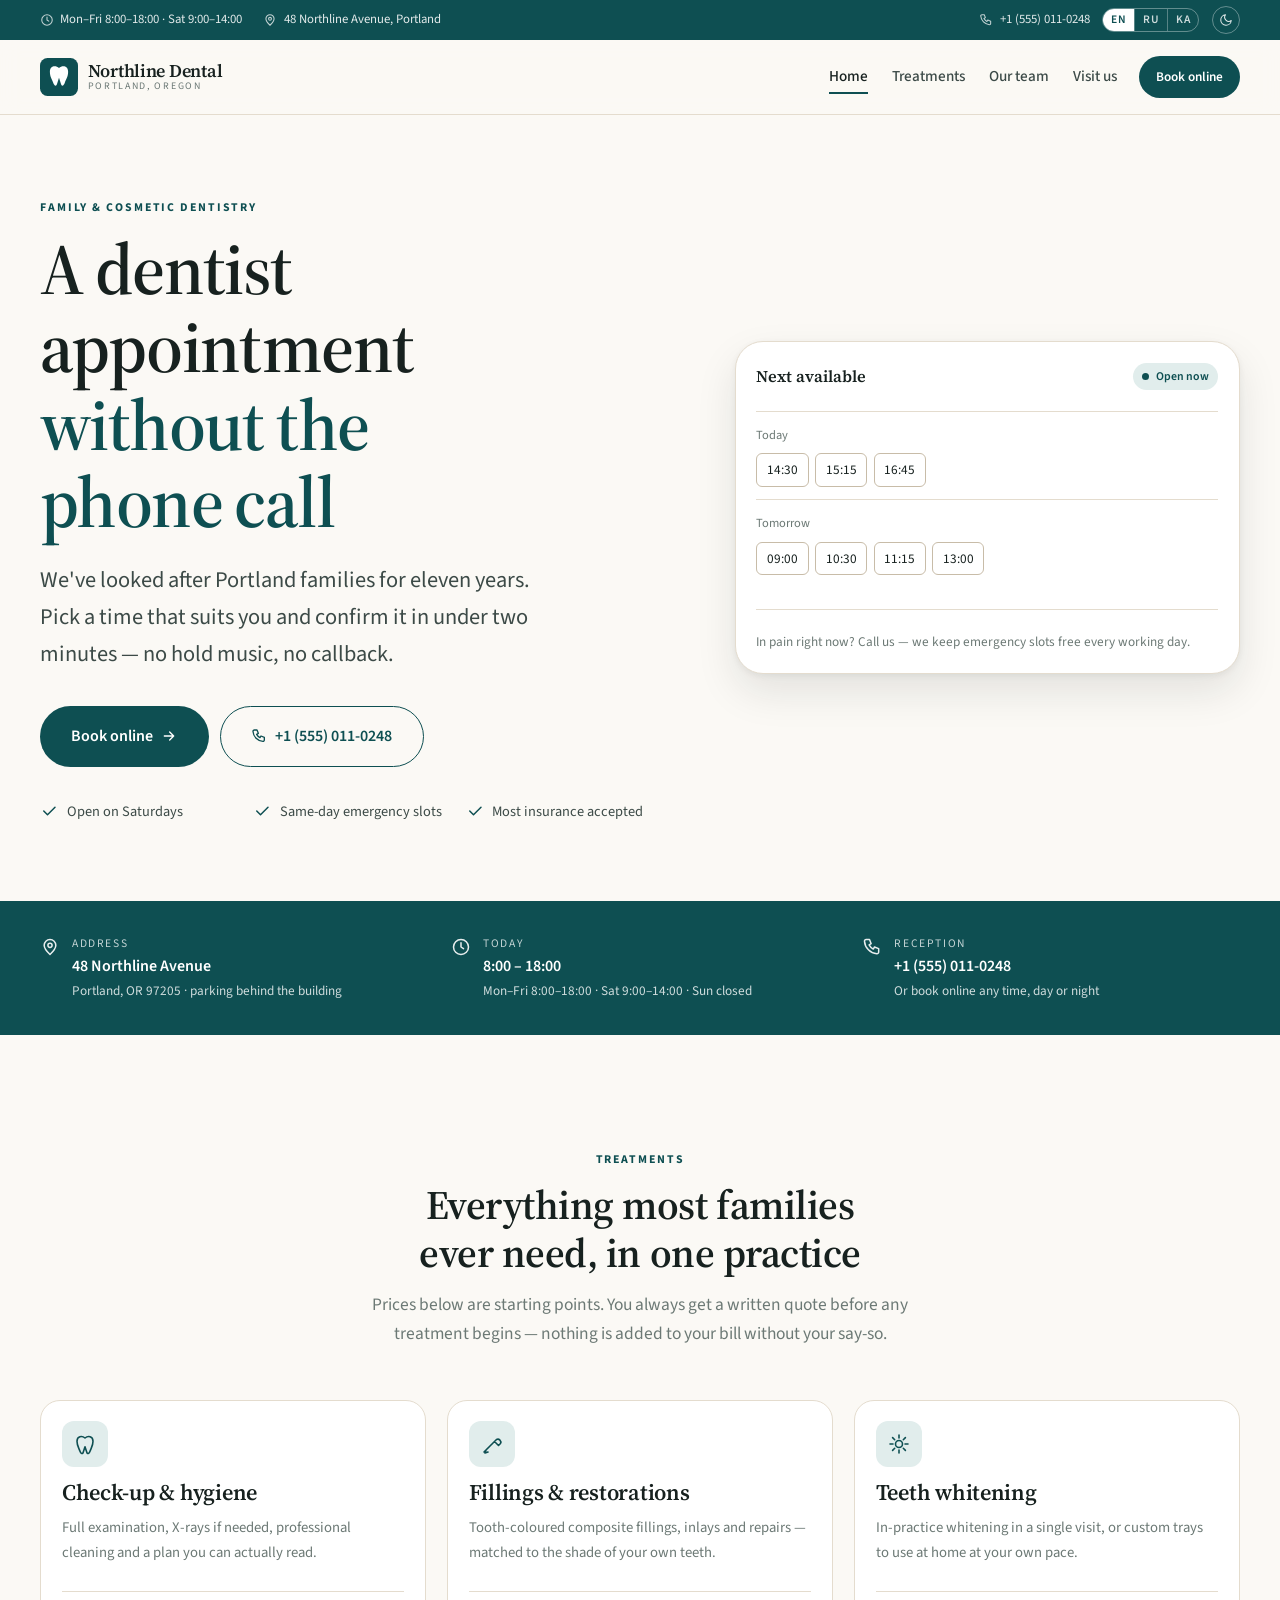
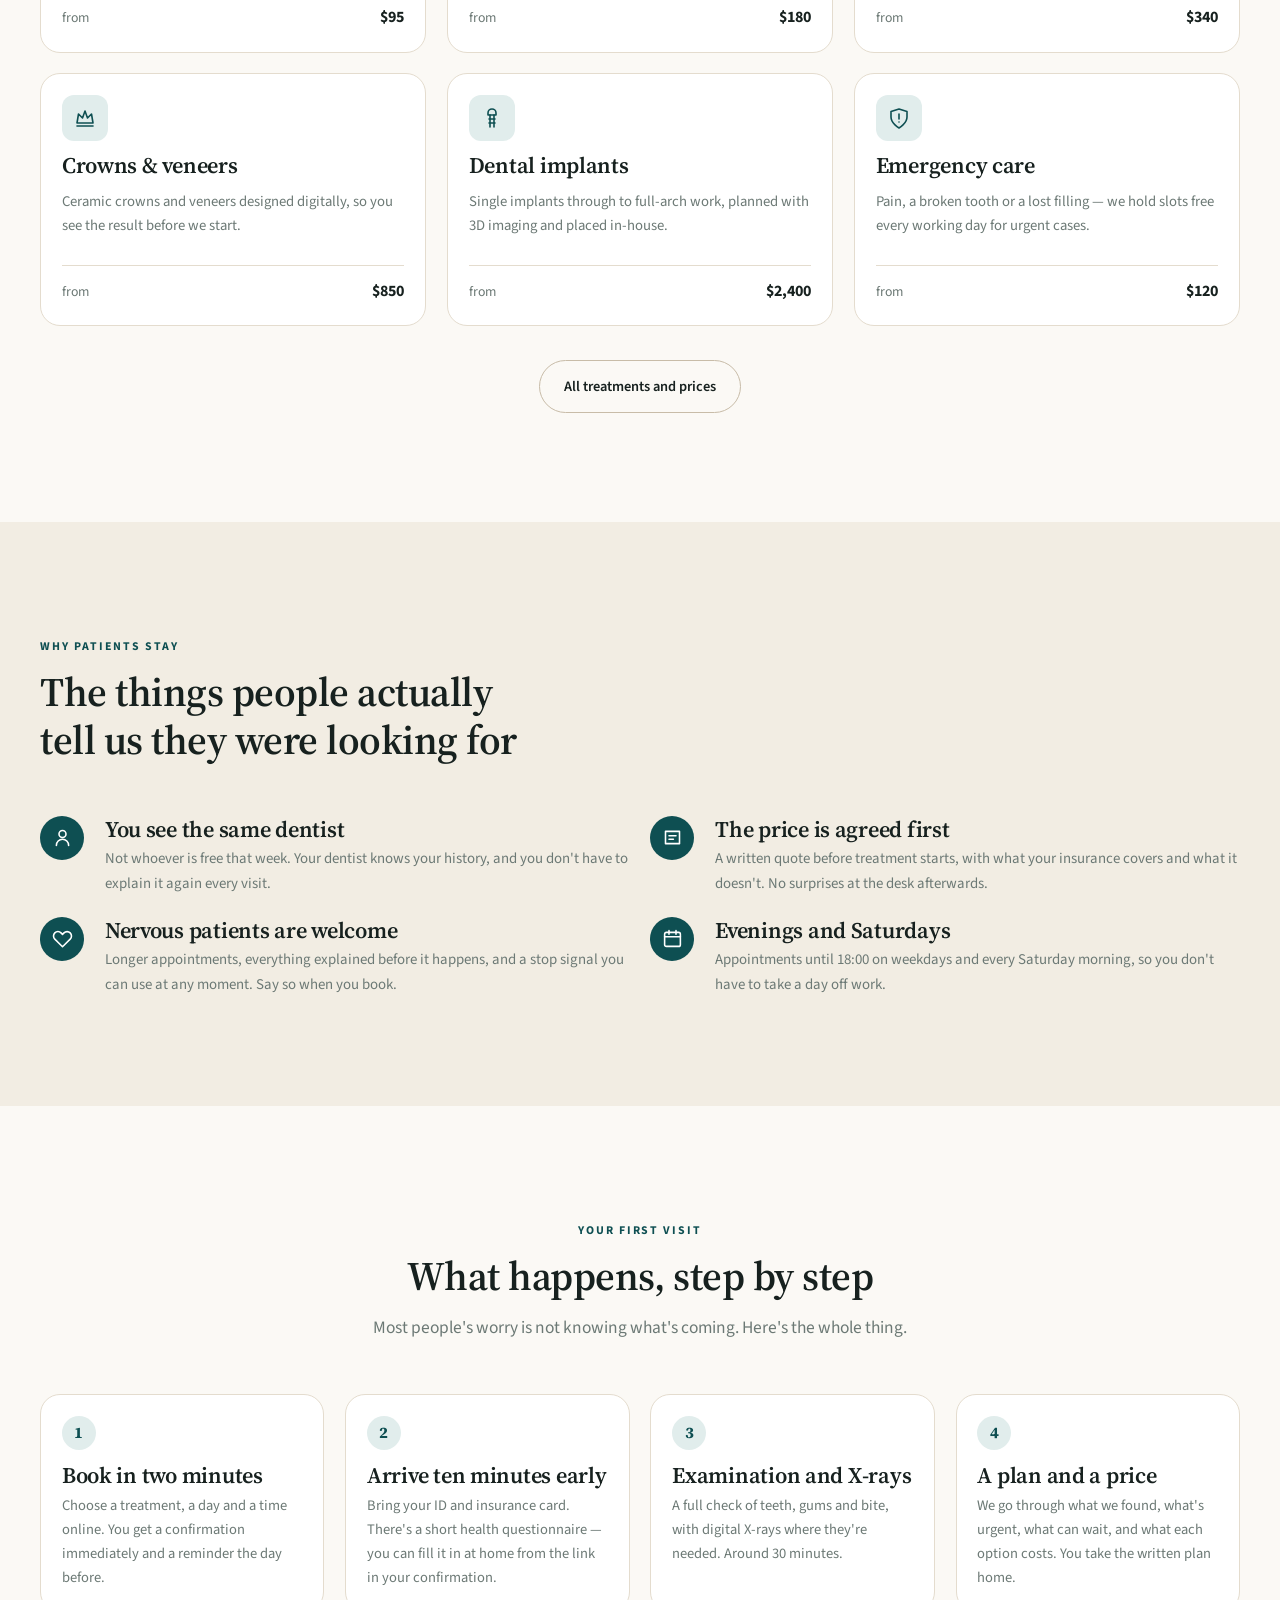
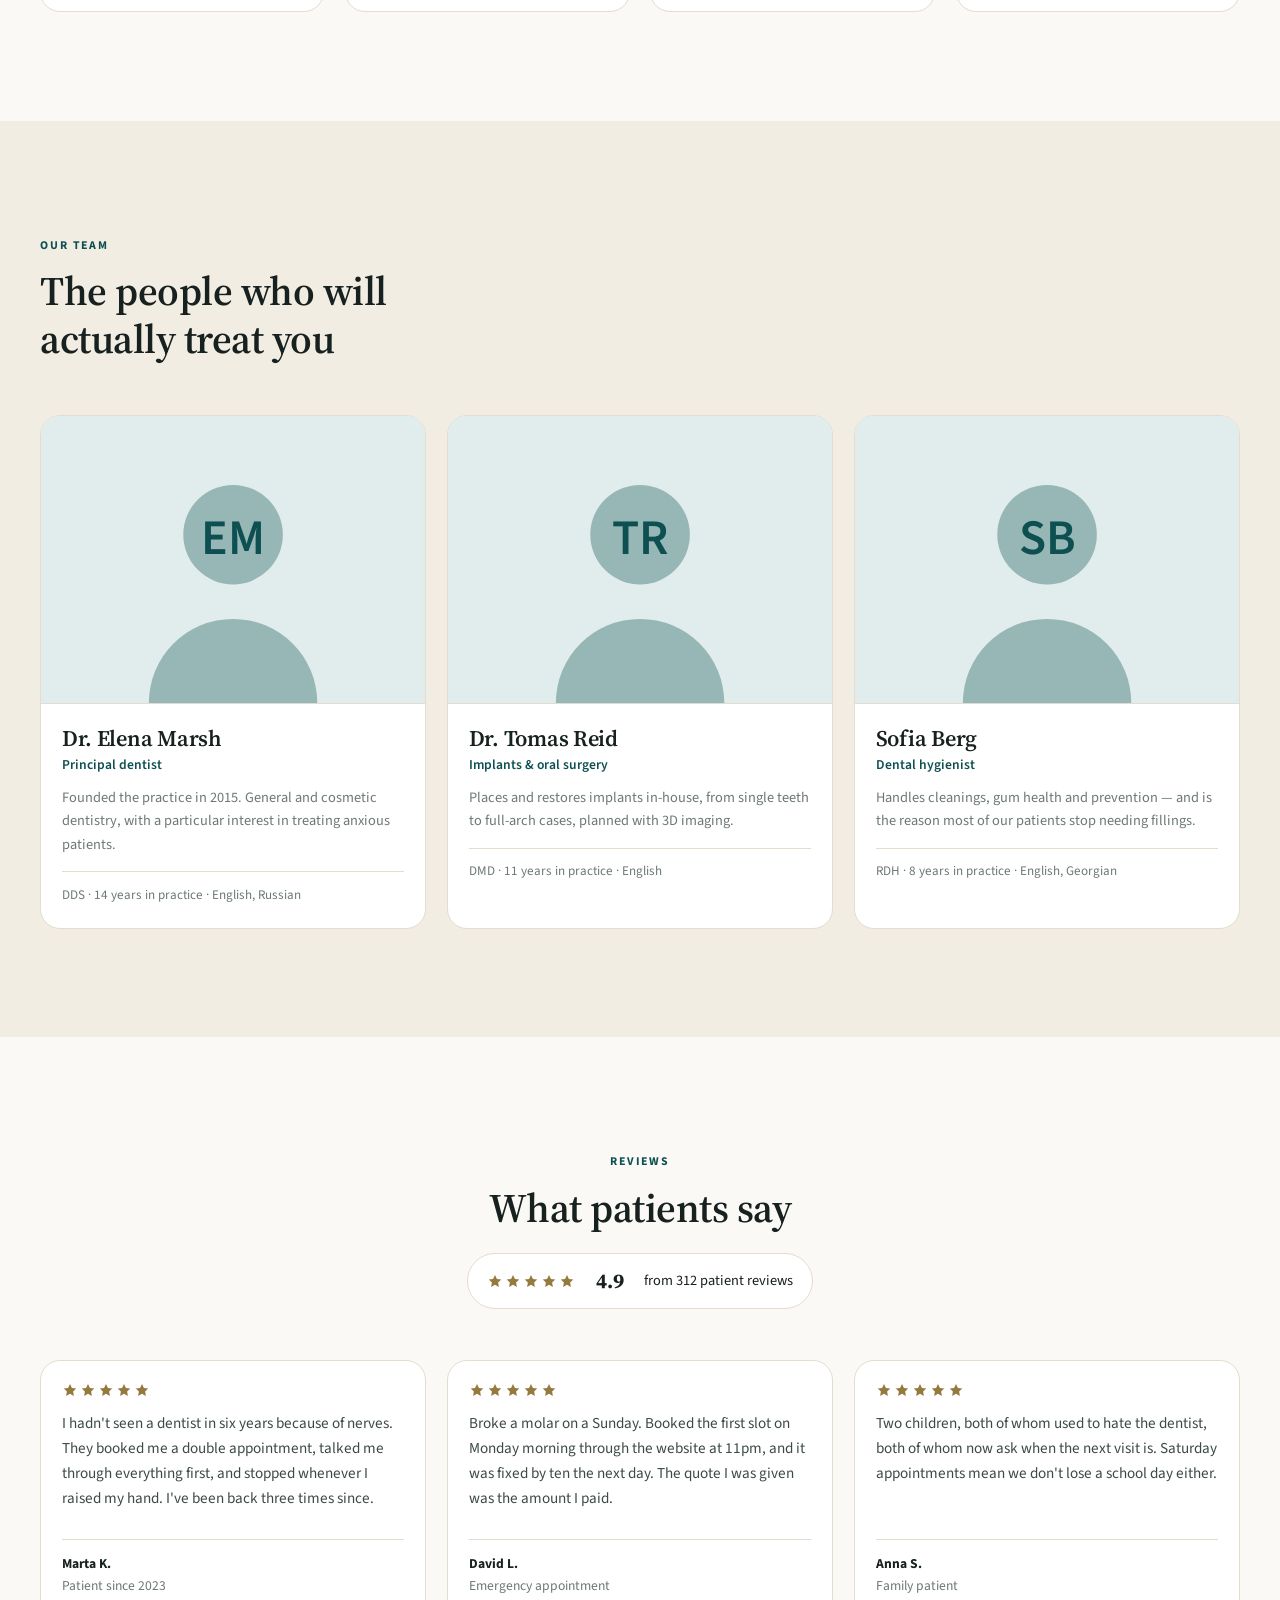
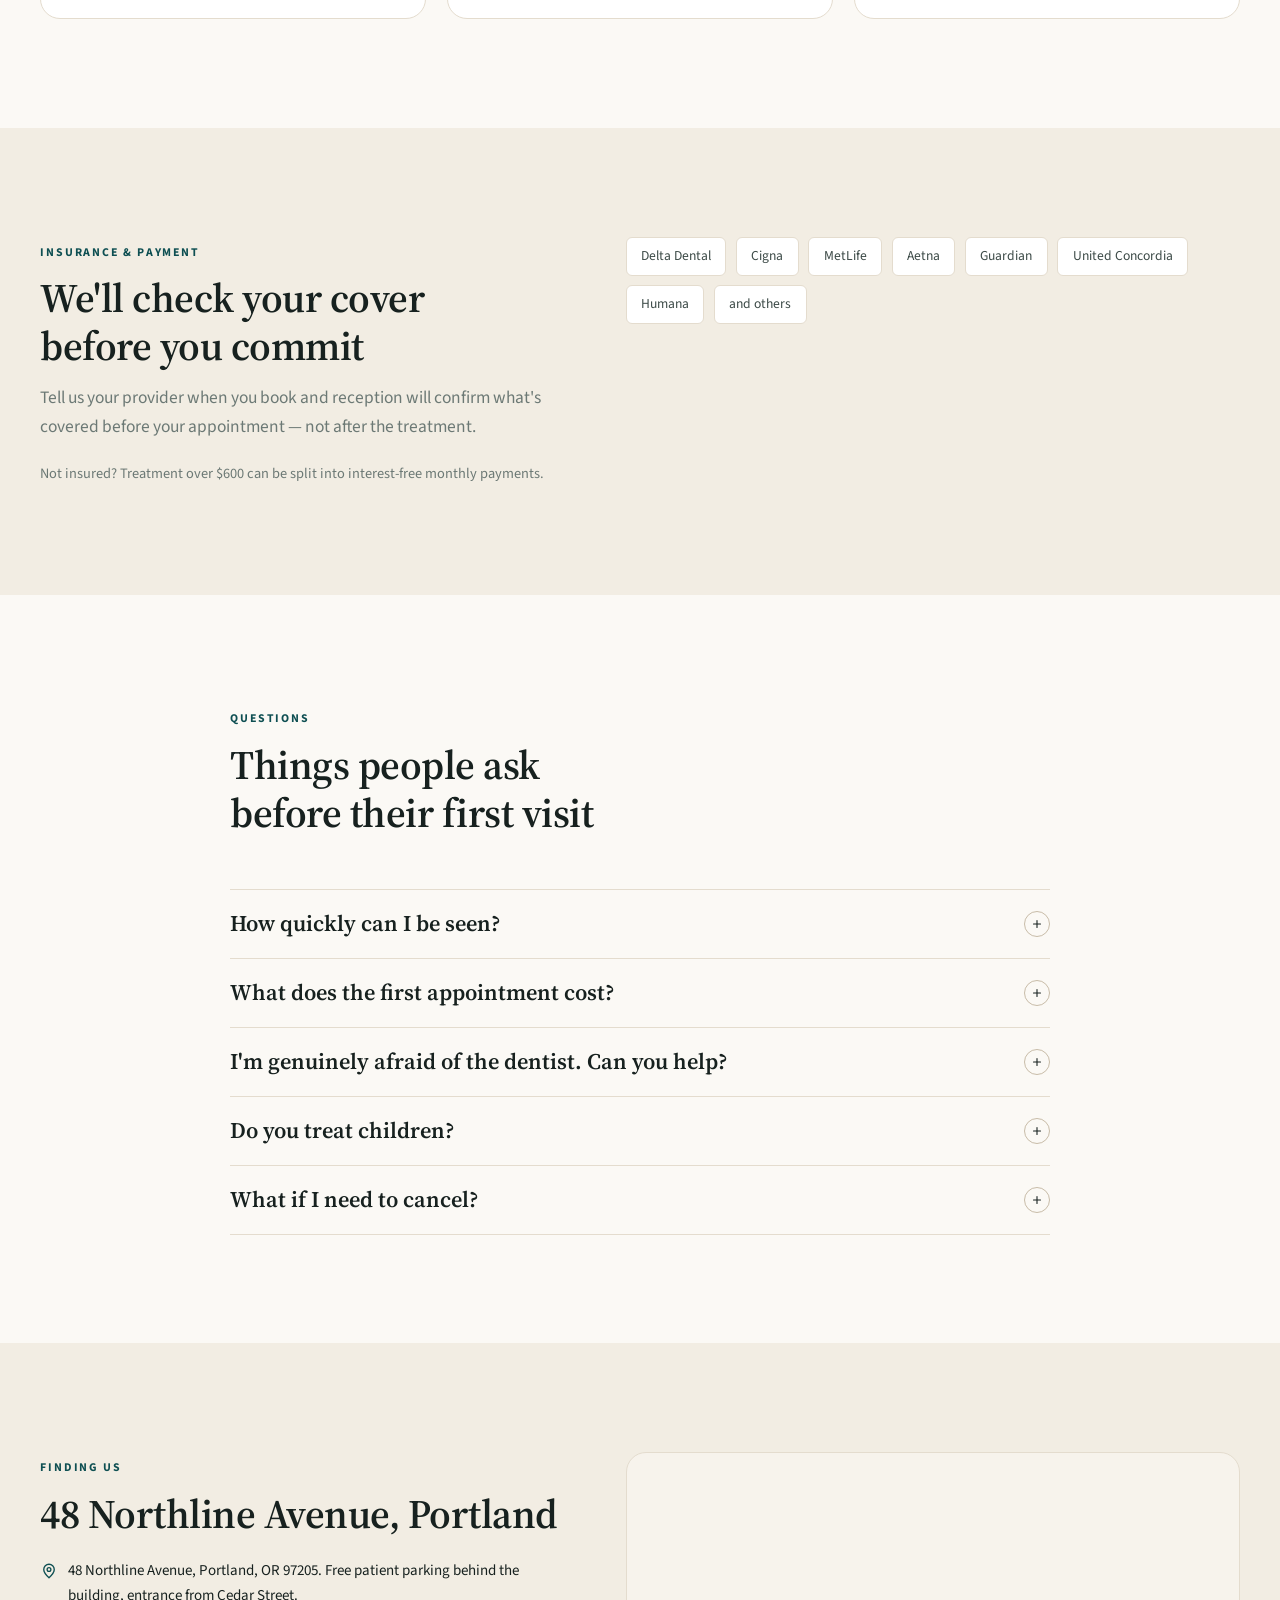
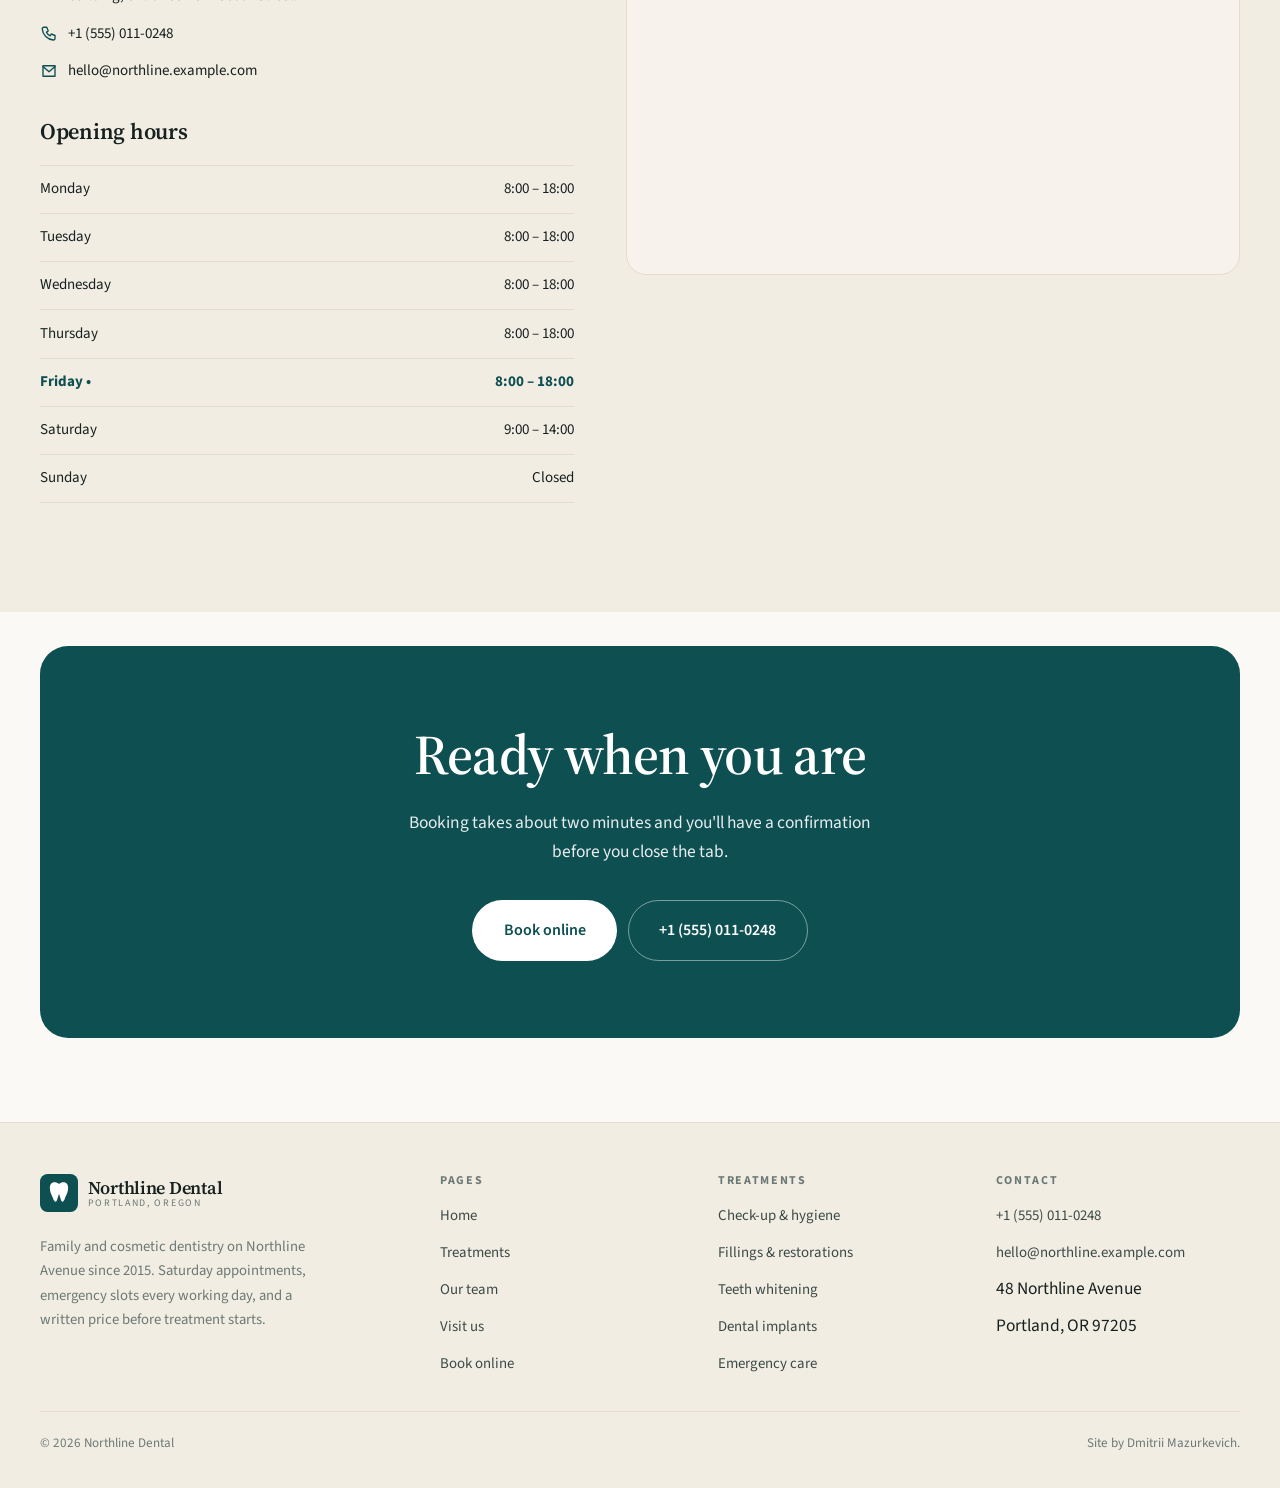
<file: index.html>
<!DOCTYPE html>
<html lang="en">
<head>
<meta charset="utf-8">
<meta name="viewport" content="width=device-width, initial-scale=1">
<title data-i18n="home.metaTitle">Northline Dental — family &amp; cosmetic dentistry in Portland</title>
<meta name="description" data-i18n-attr="content:home.metaDesc" content="Family and cosmetic dentistry in Portland. Book online in two minutes, Saturday appointments, same-day emergency slots, most insurance accepted.">
<meta name="theme-color" content="#FBF9F5" media="(prefers-color-scheme: light)">
<meta name="theme-color" content="#121817" media="(prefers-color-scheme: dark)">

<meta property="og:type" content="website">
<meta property="og:title" content="Northline Dental — family &amp; cosmetic dentistry in Portland">
<meta property="og:description" content="Book your appointment online in two minutes. Saturday hours, emergency slots, most insurance accepted.">
<meta property="og:url" content="https://dmitrii-mazurkevich.github.io/dental-clinic-website/">
<link rel="canonical" href="https://dmitrii-mazurkevich.github.io/dental-clinic-website/">
<link rel="alternate" hreflang="en" href="https://dmitrii-mazurkevich.github.io/dental-clinic-website/?lang=en">
<link rel="alternate" hreflang="ru" href="https://dmitrii-mazurkevich.github.io/dental-clinic-website/?lang=ru">
<link rel="alternate" hreflang="ka" href="https://dmitrii-mazurkevich.github.io/dental-clinic-website/?lang=ka">
<link rel="alternate" hreflang="x-default" href="https://dmitrii-mazurkevich.github.io/dental-clinic-website/">

<link rel="icon" href="data:image/svg+xml,%3Csvg xmlns='http://www.w3.org/2000/svg' viewBox='0 0 100 100'%3E%3Crect width='100' height='100' rx='20' fill='%230E4F52'/%3E%3Cpath d='M50 26c-9-8-24-6-24 10 0 14 6 20 9 30 2 7 8 10 10 2l5-16 5 16c2 8 8 5 10-2 3-10 9-16 9-30 0-16-15-18-24-10z' fill='%23fff'/%3E%3C/svg%3E">

<link rel="preconnect" href="https://fonts.googleapis.com">
<link rel="preconnect" href="https://fonts.gstatic.com" crossorigin>
<link rel="stylesheet" href="https://fonts.googleapis.com/css2?family=Source+Sans+3:wght@400;500;600;700&family=Source+Serif+4:wght@400;600;700&family=Noto+Sans+Georgian:wght@400;500;700&family=Noto+Serif+Georgian:wght@400;600;700&display=swap">
<link rel="stylesheet" href="assets/css/main.css">

<script>
  // Pick the language before first paint so nothing flashes.
  (function () {
    var d = document.documentElement, langs = ['en', 'ru', 'ka'], lang = null;
    var p = location.search.match(/[?&]lang=([a-z]{2})/i);
    if (p && langs.indexOf(p[1].toLowerCase()) > -1) lang = p[1].toLowerCase();
    if (!lang) { try { var s = localStorage.getItem('nd-lang'); if (langs.indexOf(s) > -1) lang = s; } catch (e) {} }
    if (!lang) {
      lang = 'en';
    }
    d.setAttribute('data-lang', lang);
    if (lang !== 'en') {
      d.className += ' i18n-pending';
      setTimeout(function () { d.classList.remove('i18n-pending'); }, 1200);
    }
  })();
</script>

<script type="application/ld+json">
{
  "@context": "https://schema.org",
  "@type": "Dentist",
  "name": "Northline Dental",
  "image": "https://dmitrii-mazurkevich.github.io/dental-clinic-website/assets/img/og.jpg",
  "url": "https://dmitrii-mazurkevich.github.io/dental-clinic-website/",
  "telephone": "+1-555-011-0248",
  "priceRange": "$$",
  "address": {
    "@type": "PostalAddress",
    "streetAddress": "48 Northline Avenue",
    "addressLocality": "Portland",
    "addressRegion": "OR",
    "postalCode": "97205",
    "addressCountry": "US"
  },
  "geo": { "@type": "GeoCoordinates", "latitude": 45.5231, "longitude": -122.6845 },
  "openingHoursSpecification": [
    { "@type": "OpeningHoursSpecification", "dayOfWeek": ["Monday","Tuesday","Wednesday","Thursday","Friday"], "opens": "08:00", "closes": "18:00" },
    { "@type": "OpeningHoursSpecification", "dayOfWeek": "Saturday", "opens": "09:00", "closes": "14:00" }
  ],
  "paymentAccepted": "Cash, Credit Card, Insurance",
  "availableLanguage": ["English", "Russian", "Georgian"],
  "aggregateRating": { "@type": "AggregateRating", "ratingValue": "4.9", "reviewCount": "312" },
  "hasOfferCatalog": {
    "@type": "OfferCatalog",
    "name": "Dental services",
    "itemListElement": [
      { "@type": "Offer", "itemOffered": { "@type": "Service", "name": "Check-up and hygiene" } },
      { "@type": "Offer", "itemOffered": { "@type": "Service", "name": "Fillings and restorations" } },
      { "@type": "Offer", "itemOffered": { "@type": "Service", "name": "Teeth whitening" } },
      { "@type": "Offer", "itemOffered": { "@type": "Service", "name": "Crowns and veneers" } },
      { "@type": "Offer", "itemOffered": { "@type": "Service", "name": "Dental implants" } },
      { "@type": "Offer", "itemOffered": { "@type": "Service", "name": "Emergency dental care" } }
    ]
  }
}
</script>
</head>

<body>
<a class="skip-link" href="#main" data-i18n="nav.skip">Skip to content</a>

<div class="utility">
  <div class="container">
    <div class="utility__row">
      <div class="utility__left">
        <span class="utility__item">
          <svg viewBox="0 0 24 24" fill="none" stroke="currentColor" stroke-width="1.8" stroke-linecap="round" stroke-linejoin="round" aria-hidden="true"><circle cx="12" cy="12" r="9"/><path d="M12 7v5l3 2"/></svg>
          <span data-i18n="util.hours">Mon–Fri 8:00–18:00 · Sat 9:00–14:00</span>
        </span>
        <span class="utility__item">
          <svg viewBox="0 0 24 24" fill="none" stroke="currentColor" stroke-width="1.8" stroke-linecap="round" stroke-linejoin="round" aria-hidden="true"><path d="M12 21s7-6.3 7-11a7 7 0 1 0-14 0c0 4.7 7 11 7 11z"/><circle cx="12" cy="10" r="2.5"/></svg>
          <span>48 Northline Avenue, Portland</span>
        </span>
      </div>
      <div class="utility__right">
        <a class="utility__item" href="tel:+15550110248">
          <svg viewBox="0 0 24 24" fill="none" stroke="currentColor" stroke-width="1.8" stroke-linecap="round" stroke-linejoin="round" aria-hidden="true"><path d="M5 3h4l2 5-2.5 1.5a12 12 0 0 0 5 5L15 12l5 2v4a2 2 0 0 1-2.2 2A16 16 0 0 1 3 5.2 2 2 0 0 1 5 3z"/></svg>
          +1 (555) 011-0248
        </a>
        <div class="lang" role="group" aria-label="Language">
          <button type="button" data-lang="en" aria-pressed="true">EN</button>
          <button type="button" data-lang="ru" aria-pressed="false">RU</button>
          <button type="button" data-lang="ka" aria-pressed="false">KA</button>
        </div>
        <button class="icon-btn theme-toggle" type="button" data-i18n-attr="aria-label:util.theme" aria-label="Switch colour theme">
          <svg class="icon-moon" viewBox="0 0 24 24" fill="none" stroke="currentColor" stroke-width="1.8" stroke-linecap="round" stroke-linejoin="round" aria-hidden="true"><path d="M21 12.8A9 9 0 1 1 11.2 3a7 7 0 0 0 9.8 9.8z"/></svg>
          <svg class="icon-sun" viewBox="0 0 24 24" fill="none" stroke="currentColor" stroke-width="1.8" stroke-linecap="round" stroke-linejoin="round" aria-hidden="true"><circle cx="12" cy="12" r="4"/><path d="M12 2v2M12 20v2M4.9 4.9l1.4 1.4M17.7 17.7l1.4 1.4M2 12h2M20 12h2M4.9 19.1l1.4-1.4M17.7 6.3l1.4-1.4"/></svg>
        </button>
      </div>
    </div>
  </div>
</div>

<header class="site-header">
  <div class="container">
    <nav class="nav" aria-label="Main">
      <a class="logo" href="index.html">
        <svg class="logo__mark" viewBox="0 0 100 100" aria-hidden="true">
          <rect width="100" height="100" rx="20" fill="var(--accent)"/>
          <path d="M50 26c-9-8-24-6-24 10 0 14 6 20 9 30 2 7 8 10 10 2l5-16 5 16c2 8 8 5 10-2 3-10 9-16 9-30 0-16-15-18-24-10z" fill="var(--accent-ink)"/>
        </svg>
        <span class="logo__text">
          <span class="logo__name">Northline Dental</span>
          <span class="logo__sub" data-i18n="logo.sub">Portland, Oregon</span>
        </span>
      </a>

      <ul class="nav__list">
        <li><a href="index.html" aria-current="page" data-i18n="nav.home">Home</a></li>
        <li><a href="services.html" data-i18n="nav.services">Treatments</a></li>
        <li><a href="index.html#team" data-i18n="nav.team">Our team</a></li>
        <li><a href="contact.html" data-i18n="nav.contact">Visit us</a></li>
      </ul>

      <div class="nav__actions">
        <div class="lang lang--mobile" role="group" aria-label="Language">
          <button type="button" data-lang="en" aria-pressed="true">EN</button>
          <button type="button" data-lang="ru" aria-pressed="false">RU</button>
          <button type="button" data-lang="ka" aria-pressed="false">KA</button>
        </div>
        <button class="icon-btn nav-toggle" type="button" aria-expanded="false" aria-controls="mobile-menu" data-i18n-attr="aria-label:nav.menu" aria-label="Open menu">
          <svg viewBox="0 0 24 24" fill="none" stroke="currentColor" stroke-width="1.8" stroke-linecap="round" aria-hidden="true"><path d="M4 7h16M4 12h16M4 17h16"/></svg>
        </button>
        <a class="btn btn--sm nav__book" href="booking.html" data-i18n="nav.book">Book online</a>
      </div>
    </nav>
  </div>
</header>

<div class="mobile-menu" id="mobile-menu">
  <a href="index.html" data-i18n="nav.home">Home</a>
  <a href="services.html" data-i18n="nav.services">Treatments</a>
  <a href="index.html#team" data-i18n="nav.team">Our team</a>
  <a href="contact.html" data-i18n="nav.contact">Visit us</a>
  <div class="mobile-menu__foot">
    <p class="mobile-menu__hours" data-i18n="util.hours">Mon–Fri 8:00–18:00 · Sat 9:00–14:00</p>
    <a class="btn btn--outline" href="tel:+15550110248">+1 (555) 011-0248</a>
    <a class="btn" href="booking.html" data-i18n="nav.book">Book online</a>
    <button class="btn btn--quiet theme-toggle" type="button">
      <svg class="icon-moon" viewBox="0 0 24 24" fill="none" stroke="currentColor" stroke-width="1.8" stroke-linecap="round" stroke-linejoin="round" aria-hidden="true"><path d="M21 12.8A9 9 0 1 1 11.2 3a7 7 0 0 0 9.8 9.8z"/></svg>
      <svg class="icon-sun" viewBox="0 0 24 24" fill="none" stroke="currentColor" stroke-width="1.8" stroke-linecap="round" stroke-linejoin="round" aria-hidden="true"><circle cx="12" cy="12" r="4"/><path d="M12 2v2M12 20v2M4.9 4.9l1.4 1.4M17.7 17.7l1.4 1.4M2 12h2M20 12h2M4.9 19.1l1.4-1.4M17.7 6.3l1.4-1.4"/></svg>
      <span data-i18n="util.theme">Switch colour theme</span>
    </button>
  </div>
</div>

<main id="main">

  <!-- ================= HERO ================= -->
  <section class="hero">
    <div class="container">
      <div class="hero__grid">
        <div>
          <p class="eyebrow" data-i18n="home.eyebrow">Family &amp; cosmetic dentistry</p>
          <h1 class="hero__title" data-i18n-html="home.title">A dentist appointment <em>without the phone call</em></h1>
          <p class="hero__lede" data-i18n="home.lede">
            We've looked after Portland families for eleven years. Pick a time that suits you
            and confirm it in under two minutes — no hold music, no callback.
          </p>

          <div class="hero__actions">
            <a class="btn btn--lg" href="booking.html">
              <span data-i18n="home.ctaBook">Book online</span>
              <svg viewBox="0 0 24 24" fill="none" stroke="currentColor" stroke-width="2" stroke-linecap="round" stroke-linejoin="round" aria-hidden="true"><path d="M5 12h14M13 6l6 6-6 6"/></svg>
            </a>
            <a class="btn btn--outline btn--lg" href="tel:+15550110248">
              <svg viewBox="0 0 24 24" fill="none" stroke="currentColor" stroke-width="2" stroke-linecap="round" stroke-linejoin="round" aria-hidden="true"><path d="M5 3h4l2 5-2.5 1.5a12 12 0 0 0 5 5L15 12l5 2v4a2 2 0 0 1-2.2 2A16 16 0 0 1 3 5.2 2 2 0 0 1 5 3z"/></svg>
              +1 (555) 011-0248
            </a>
          </div>

          <ul class="hero__points">
            <li>
              <svg viewBox="0 0 24 24" fill="none" stroke="currentColor" stroke-width="2" stroke-linecap="round" stroke-linejoin="round" aria-hidden="true"><path d="m5 12 5 5L20 7"/></svg>
              <span data-i18n="home.point1">Open on Saturdays</span>
            </li>
            <li>
              <svg viewBox="0 0 24 24" fill="none" stroke="currentColor" stroke-width="2" stroke-linecap="round" stroke-linejoin="round" aria-hidden="true"><path d="m5 12 5 5L20 7"/></svg>
              <span data-i18n="home.point2">Same-day emergency slots</span>
            </li>
            <li>
              <svg viewBox="0 0 24 24" fill="none" stroke="currentColor" stroke-width="2" stroke-linecap="round" stroke-linejoin="round" aria-hidden="true"><path d="m5 12 5 5L20 7"/></svg>
              <span data-i18n="home.point3">Most insurance accepted</span>
            </li>
          </ul>
        </div>

        <div class="slot-card reveal">
          <div class="slot-card__head">
            <span class="slot-card__title" data-i18n="home.slotsTitle">Next available</span>
            <span class="open-badge" data-open-badge data-open="true">
              <span data-i18n="home.openNow">Open now</span>
            </span>
          </div>

          <div class="slot-day">
            <p class="slot-day__label" data-slot-day="0" data-i18n="home.today">Today</p>
            <div class="slot-day__times">
              <a class="slot-chip" href="booking.html">14:30</a>
              <a class="slot-chip" href="booking.html">15:15</a>
              <a class="slot-chip" href="booking.html">16:45</a>
            </div>
          </div>

          <div class="slot-day">
            <p class="slot-day__label" data-slot-day="1" data-i18n="home.tomorrow">Tomorrow</p>
            <div class="slot-day__times">
              <a class="slot-chip" href="booking.html">09:00</a>
              <a class="slot-chip" href="booking.html">10:30</a>
              <a class="slot-chip" href="booking.html">11:15</a>
              <a class="slot-chip" href="booking.html">13:00</a>
            </div>
          </div>

          <p class="slot-card__foot" data-i18n="home.slotsFoot">
            In pain right now? Call us — we keep emergency slots free every working day.
          </p>
        </div>
      </div>
    </div>
  </section>

  <!-- ================= INFO BAR ================= -->
  <section class="infobar">
    <div class="container">
      <div class="infobar__grid">
        <div class="infobar__item">
          <svg viewBox="0 0 24 24" fill="none" stroke="currentColor" stroke-width="1.8" stroke-linecap="round" stroke-linejoin="round" aria-hidden="true"><path d="M12 21s7-6.3 7-11a7 7 0 1 0-14 0c0 4.7 7 11 7 11z"/><circle cx="12" cy="10" r="2.5"/></svg>
          <div>
            <div class="infobar__label" data-i18n="info.address">Address</div>
            <div class="infobar__value">48 Northline Avenue
              <small data-i18n="info.addressSub">Portland, OR 97205 · parking behind the building</small>
            </div>
          </div>
        </div>
        <div class="infobar__item">
          <svg viewBox="0 0 24 24" fill="none" stroke="currentColor" stroke-width="1.8" stroke-linecap="round" stroke-linejoin="round" aria-hidden="true"><circle cx="12" cy="12" r="9"/><path d="M12 7v5l3 2"/></svg>
          <div>
            <div class="infobar__label" data-i18n="info.today">Today</div>
            <div class="infobar__value"><span data-today-hours>8:00 – 18:00</span>
              <small data-i18n="info.hoursSub">Mon–Fri 8:00–18:00 · Sat 9:00–14:00 · Sun closed</small>
            </div>
          </div>
        </div>
        <div class="infobar__item">
          <svg viewBox="0 0 24 24" fill="none" stroke="currentColor" stroke-width="1.8" stroke-linecap="round" stroke-linejoin="round" aria-hidden="true"><path d="M5 3h4l2 5-2.5 1.5a12 12 0 0 0 5 5L15 12l5 2v4a2 2 0 0 1-2.2 2A16 16 0 0 1 3 5.2 2 2 0 0 1 5 3z"/></svg>
          <div>
            <div class="infobar__label" data-i18n="info.phone">Reception</div>
            <div class="infobar__value"><a href="tel:+15550110248">+1 (555) 011-0248</a>
              <small data-i18n="info.phoneSub">Or book online any time, day or night</small>
            </div>
          </div>
        </div>
      </div>
    </div>
  </section>

  <!-- ================= SERVICES ================= -->
  <section class="section" id="services">
    <div class="container">
      <div class="section-head section-head--center reveal">
        <p class="eyebrow" data-i18n="home.svcEyebrow">Treatments</p>
        <h2 class="section-title" data-i18n="home.svcTitle">Everything most families ever need, in one practice</h2>
        <p class="section-lede" data-i18n="home.svcLede">
          Prices below are starting points. You always get a written quote before any treatment
          begins — nothing is added to your bill without your say-so.
        </p>
      </div>

      <div class="grid grid--3">
        <a class="svc reveal" href="services.html#checkup">
          <span class="svc__icon">
            <svg viewBox="0 0 24 24" fill="none" stroke="currentColor" stroke-width="1.6" stroke-linecap="round" stroke-linejoin="round" aria-hidden="true"><path d="M12 6c-3-2.6-8-2-8 3.3 0 4.7 2 6.7 3 10 .7 2.3 2.7 3.3 3.3.7L12 14.7l1.7 5.3c.6 2.6 2.6 1.6 3.3-.7 1-3.3 3-5.3 3-10C20 4 15 3.4 12 6z"/></svg>
          </span>
          <h3 class="svc__title" data-i18n="svc.1t">Check-up &amp; hygiene</h3>
          <p class="svc__text" data-i18n="svc.1d">Full examination, X-rays if needed, professional cleaning and a plan you can actually read.</p>
          <span class="svc__foot"><span data-i18n="svc.from">from</span> <span class="svc__price">$95</span></span>
        </a>

        <a class="svc reveal" href="services.html#fillings">
          <span class="svc__icon">
            <svg viewBox="0 0 24 24" fill="none" stroke="currentColor" stroke-width="1.6" stroke-linecap="round" stroke-linejoin="round" aria-hidden="true"><path d="M4 20 14.5 9.5m0 0 2-2a3 3 0 0 1 4 4l-2 2m-4-4 4 4M6 18l-1 3 3-1"/></svg>
          </span>
          <h3 class="svc__title" data-i18n="svc.2t">Fillings &amp; restorations</h3>
          <p class="svc__text" data-i18n="svc.2d">Tooth-coloured composite fillings, inlays and repairs — matched to the shade of your own teeth.</p>
          <span class="svc__foot"><span data-i18n="svc.from">from</span> <span class="svc__price">$180</span></span>
        </a>

        <a class="svc reveal" href="services.html#whitening">
          <span class="svc__icon">
            <svg viewBox="0 0 24 24" fill="none" stroke="currentColor" stroke-width="1.6" stroke-linecap="round" stroke-linejoin="round" aria-hidden="true"><path d="M12 3v3M12 18v3M3 12h3M18 12h3M5.6 5.6l2.1 2.1M16.3 16.3l2.1 2.1M5.6 18.4l2.1-2.1M16.3 7.7l2.1-2.1"/><circle cx="12" cy="12" r="3.5"/></svg>
          </span>
          <h3 class="svc__title" data-i18n="svc.3t">Teeth whitening</h3>
          <p class="svc__text" data-i18n="svc.3d">In-practice whitening in a single visit, or custom trays to use at home at your own pace.</p>
          <span class="svc__foot"><span data-i18n="svc.from">from</span> <span class="svc__price">$340</span></span>
        </a>

        <a class="svc reveal" href="services.html#crowns">
          <span class="svc__icon">
            <svg viewBox="0 0 24 24" fill="none" stroke="currentColor" stroke-width="1.6" stroke-linecap="round" stroke-linejoin="round" aria-hidden="true"><path d="m4 17 1.5-9 4 4L12 5l2.5 7 4-4L20 17z"/><path d="M4 20h16"/></svg>
          </span>
          <h3 class="svc__title" data-i18n="svc.4t">Crowns &amp; veneers</h3>
          <p class="svc__text" data-i18n="svc.4d">Ceramic crowns and veneers designed digitally, so you see the result before we start.</p>
          <span class="svc__foot"><span data-i18n="svc.from">from</span> <span class="svc__price">$850</span></span>
        </a>

        <a class="svc reveal" href="services.html#implants">
          <span class="svc__icon">
            <svg viewBox="0 0 24 24" fill="none" stroke="currentColor" stroke-width="1.6" stroke-linecap="round" stroke-linejoin="round" aria-hidden="true"><path d="M12 3a4 4 0 0 1 4 4v2H8V7a4 4 0 0 1 4-4z"/><path d="M10 9v12M14 9v12M9 13h6M9 17h6"/></svg>
          </span>
          <h3 class="svc__title" data-i18n="svc.5t">Dental implants</h3>
          <p class="svc__text" data-i18n="svc.5d">Single implants through to full-arch work, planned with 3D imaging and placed in-house.</p>
          <span class="svc__foot"><span data-i18n="svc.from">from</span> <span class="svc__price">$2,400</span></span>
        </a>

        <a class="svc reveal" href="services.html#emergency">
          <span class="svc__icon">
            <svg viewBox="0 0 24 24" fill="none" stroke="currentColor" stroke-width="1.6" stroke-linecap="round" stroke-linejoin="round" aria-hidden="true"><path d="M12 22s8-4.5 8-11V5.5L12 3 4 5.5V11c0 6.5 8 11 8 11z"/><path d="M12 8v5M12 16h.01"/></svg>
          </span>
          <h3 class="svc__title" data-i18n="svc.6t">Emergency care</h3>
          <p class="svc__text" data-i18n="svc.6d">Pain, a broken tooth or a lost filling — we hold slots free every working day for urgent cases.</p>
          <span class="svc__foot"><span data-i18n="svc.from">from</span> <span class="svc__price">$120</span></span>
        </a>
      </div>

      <div class="center-actions mt-4">
        <a class="btn btn--quiet" href="services.html" data-i18n="home.svcAll">All treatments and prices</a>
      </div>
    </div>
  </section>

  <!-- ================= WHY US ================= -->
  <section class="section section--alt">
    <div class="container">
      <div class="section-head reveal">
        <p class="eyebrow" data-i18n="home.whyEyebrow">Why patients stay</p>
        <h2 class="section-title" data-i18n="home.whyTitle">The things people actually tell us they were looking for</h2>
      </div>

      <div class="grid grid--2">
        <div class="feature reveal">
          <span class="feature__icon">
            <svg viewBox="0 0 24 24" fill="none" stroke="currentColor" stroke-width="1.8" stroke-linecap="round" stroke-linejoin="round" aria-hidden="true"><circle cx="12" cy="8" r="4"/><path d="M5 21a7 7 0 0 1 14 0"/></svg>
          </span>
          <div>
            <h3 data-i18n="home.why1t">You see the same dentist</h3>
            <p data-i18n="home.why1d">Not whoever is free that week. Your dentist knows your history, and you don't have to explain it again every visit.</p>
          </div>
        </div>

        <div class="feature reveal">
          <span class="feature__icon">
            <svg viewBox="0 0 24 24" fill="none" stroke="currentColor" stroke-width="1.8" stroke-linecap="round" stroke-linejoin="round" aria-hidden="true"><path d="M4 5h16v14H4z"/><path d="M8 10h8M8 14h5"/></svg>
          </span>
          <div>
            <h3 data-i18n="home.why2t">The price is agreed first</h3>
            <p data-i18n="home.why2d">A written quote before treatment starts, with what your insurance covers and what it doesn't. No surprises at the desk afterwards.</p>
          </div>
        </div>

        <div class="feature reveal">
          <span class="feature__icon">
            <svg viewBox="0 0 24 24" fill="none" stroke="currentColor" stroke-width="1.8" stroke-linecap="round" stroke-linejoin="round" aria-hidden="true"><path d="M20.8 5.6a5 5 0 0 0-7.1 0L12 7.3l-1.7-1.7a5 5 0 0 0-7.1 7.1L12 21.4l8.8-8.7a5 5 0 0 0 0-7.1z"/></svg>
          </span>
          <div>
            <h3 data-i18n="home.why3t">Nervous patients are welcome</h3>
            <p data-i18n="home.why3d">Longer appointments, everything explained before it happens, and a stop signal you can use at any moment. Say so when you book.</p>
          </div>
        </div>

        <div class="feature reveal">
          <span class="feature__icon">
            <svg viewBox="0 0 24 24" fill="none" stroke="currentColor" stroke-width="1.8" stroke-linecap="round" stroke-linejoin="round" aria-hidden="true"><rect x="3" y="5" width="18" height="16" rx="2"/><path d="M3 10h18M8 3v4M16 3v4"/></svg>
          </span>
          <div>
            <h3 data-i18n="home.why4t">Evenings and Saturdays</h3>
            <p data-i18n="home.why4d">Appointments until 18:00 on weekdays and every Saturday morning, so you don't have to take a day off work.</p>
          </div>
        </div>
      </div>
    </div>
  </section>

  <!-- ================= FIRST VISIT ================= -->
  <section class="section">
    <div class="container">
      <div class="section-head section-head--center reveal">
        <p class="eyebrow" data-i18n="home.visitEyebrow">Your first visit</p>
        <h2 class="section-title" data-i18n="home.visitTitle">What happens, step by step</h2>
        <p class="section-lede" data-i18n="home.visitLede">
          Most people's worry is not knowing what's coming. Here's the whole thing.
        </p>
      </div>

      <div class="steps">
        <div class="step reveal">
          <h3 data-i18n="home.visit1t">Book in two minutes</h3>
          <p data-i18n="home.visit1d">Choose a treatment, a day and a time online. You get a confirmation immediately and a reminder the day before.</p>
        </div>
        <div class="step reveal">
          <h3 data-i18n="home.visit2t">Arrive ten minutes early</h3>
          <p data-i18n="home.visit2d">Bring your ID and insurance card. There's a short health questionnaire — you can fill it in at home from the link in your confirmation.</p>
        </div>
        <div class="step reveal">
          <h3 data-i18n="home.visit3t">Examination and X-rays</h3>
          <p data-i18n="home.visit3d">A full check of teeth, gums and bite, with digital X-rays where they're needed. Around 30 minutes.</p>
        </div>
        <div class="step reveal">
          <h3 data-i18n="home.visit4t">A plan and a price</h3>
          <p data-i18n="home.visit4d">We go through what we found, what's urgent, what can wait, and what each option costs. You take the written plan home.</p>
        </div>
      </div>
    </div>
  </section>

  <!-- ================= TEAM ================= -->
  <section class="section section--alt" id="team">
    <div class="container">
      <div class="section-head reveal">
        <p class="eyebrow" data-i18n="home.teamEyebrow">Our team</p>
        <h2 class="section-title" data-i18n="home.teamTitle">The people who will actually treat you</h2>
      </div>

      <div class="team">
        <article class="person reveal">
          <div class="person__photo">
            <svg viewBox="0 0 200 150" role="img" aria-label="Portrait placeholder">
              <rect width="200" height="150" fill="var(--accent-soft)"/>
              <circle cx="100" cy="62" r="26" fill="var(--accent)" opacity=".35"/>
              <path d="M56 150a44 44 0 0 1 88 0z" fill="var(--accent)" opacity=".35"/>
              <text x="100" y="72" text-anchor="middle" font-family="Source Serif 4, Georgia, serif" font-size="26" font-weight="600" fill="var(--accent)">EM</text>
            </svg>
          </div>
          <div class="person__body">
            <h3 class="person__name">Dr. Elena Marsh</h3>
            <p class="person__role" data-i18n="team.1r">Principal dentist</p>
            <p class="person__text" data-i18n="team.1d">Founded the practice in 2015. General and cosmetic dentistry, with a particular interest in treating anxious patients.</p>
            <p class="person__meta" data-i18n="team.1m">DDS · 14 years in practice · English, Russian</p>
          </div>
        </article>

        <article class="person reveal">
          <div class="person__photo">
            <svg viewBox="0 0 200 150" role="img" aria-label="Portrait placeholder">
              <rect width="200" height="150" fill="var(--accent-soft)"/>
              <circle cx="100" cy="62" r="26" fill="var(--accent)" opacity=".35"/>
              <path d="M56 150a44 44 0 0 1 88 0z" fill="var(--accent)" opacity=".35"/>
              <text x="100" y="72" text-anchor="middle" font-family="Source Serif 4, Georgia, serif" font-size="26" font-weight="600" fill="var(--accent)">TR</text>
            </svg>
          </div>
          <div class="person__body">
            <h3 class="person__name">Dr. Tomas Reid</h3>
            <p class="person__role" data-i18n="team.2r">Implants &amp; oral surgery</p>
            <p class="person__text" data-i18n="team.2d">Places and restores implants in-house, from single teeth to full-arch cases, planned with 3D imaging.</p>
            <p class="person__meta" data-i18n="team.2m">DMD · 11 years in practice · English</p>
          </div>
        </article>

        <article class="person reveal">
          <div class="person__photo">
            <svg viewBox="0 0 200 150" role="img" aria-label="Portrait placeholder">
              <rect width="200" height="150" fill="var(--accent-soft)"/>
              <circle cx="100" cy="62" r="26" fill="var(--accent)" opacity=".35"/>
              <path d="M56 150a44 44 0 0 1 88 0z" fill="var(--accent)" opacity=".35"/>
              <text x="100" y="72" text-anchor="middle" font-family="Source Serif 4, Georgia, serif" font-size="26" font-weight="600" fill="var(--accent)">SB</text>
            </svg>
          </div>
          <div class="person__body">
            <h3 class="person__name">Sofia Berg</h3>
            <p class="person__role" data-i18n="team.3r">Dental hygienist</p>
            <p class="person__text" data-i18n="team.3d">Handles cleanings, gum health and prevention — and is the reason most of our patients stop needing fillings.</p>
            <p class="person__meta" data-i18n="team.3m">RDH · 8 years in practice · English, Georgian</p>
          </div>
        </article>
      </div>
    </div>
  </section>

  <!-- ================= REVIEWS ================= -->
  <section class="section">
    <div class="container">
      <div class="section-head section-head--center reveal">
        <p class="eyebrow" data-i18n="home.revEyebrow">Reviews</p>
        <h2 class="section-title" data-i18n="home.revTitle">What patients say</h2>
        <p class="mt-3">
          <span class="rating-summary">
            <span class="stars" aria-hidden="true">
              <svg viewBox="0 0 24 24" fill="currentColor"><path d="m12 3 2.9 5.9 6.5.9-4.7 4.6 1.1 6.5L12 17.8 6.2 20.9l1.1-6.5L2.6 9.8l6.5-.9z"/></svg>
              <svg viewBox="0 0 24 24" fill="currentColor"><path d="m12 3 2.9 5.9 6.5.9-4.7 4.6 1.1 6.5L12 17.8 6.2 20.9l1.1-6.5L2.6 9.8l6.5-.9z"/></svg>
              <svg viewBox="0 0 24 24" fill="currentColor"><path d="m12 3 2.9 5.9 6.5.9-4.7 4.6 1.1 6.5L12 17.8 6.2 20.9l1.1-6.5L2.6 9.8l6.5-.9z"/></svg>
              <svg viewBox="0 0 24 24" fill="currentColor"><path d="m12 3 2.9 5.9 6.5.9-4.7 4.6 1.1 6.5L12 17.8 6.2 20.9l1.1-6.5L2.6 9.8l6.5-.9z"/></svg>
              <svg viewBox="0 0 24 24" fill="currentColor"><path d="m12 3 2.9 5.9 6.5.9-4.7 4.6 1.1 6.5L12 17.8 6.2 20.9l1.1-6.5L2.6 9.8l6.5-.9z"/></svg>
            </span>
            <b>4.9</b>
            <span data-i18n="home.revCount">from 312 patient reviews</span>
          </span>
        </p>
      </div>

      <div class="reviews">
        <article class="review reveal">
          <span class="stars" aria-label="5 out of 5">
            <svg viewBox="0 0 24 24" fill="currentColor" aria-hidden="true"><path d="m12 3 2.9 5.9 6.5.9-4.7 4.6 1.1 6.5L12 17.8 6.2 20.9l1.1-6.5L2.6 9.8l6.5-.9z"/></svg>
            <svg viewBox="0 0 24 24" fill="currentColor" aria-hidden="true"><path d="m12 3 2.9 5.9 6.5.9-4.7 4.6 1.1 6.5L12 17.8 6.2 20.9l1.1-6.5L2.6 9.8l6.5-.9z"/></svg>
            <svg viewBox="0 0 24 24" fill="currentColor" aria-hidden="true"><path d="m12 3 2.9 5.9 6.5.9-4.7 4.6 1.1 6.5L12 17.8 6.2 20.9l1.1-6.5L2.6 9.8l6.5-.9z"/></svg>
            <svg viewBox="0 0 24 24" fill="currentColor" aria-hidden="true"><path d="m12 3 2.9 5.9 6.5.9-4.7 4.6 1.1 6.5L12 17.8 6.2 20.9l1.1-6.5L2.6 9.8l6.5-.9z"/></svg>
            <svg viewBox="0 0 24 24" fill="currentColor" aria-hidden="true"><path d="m12 3 2.9 5.9 6.5.9-4.7 4.6 1.1 6.5L12 17.8 6.2 20.9l1.1-6.5L2.6 9.8l6.5-.9z"/></svg>
          </span>
          <p class="review__text" data-i18n="rev.1t">I hadn't seen a dentist in six years because of nerves. They booked me a double appointment, talked me through everything first, and stopped whenever I raised my hand. I've been back three times since.</p>
          <p class="review__who"><b data-i18n="rev.1n">Marta K.</b><span data-i18n="rev.1m">Patient since 2023</span></p>
        </article>

        <article class="review reveal">
          <span class="stars" aria-label="5 out of 5">
            <svg viewBox="0 0 24 24" fill="currentColor" aria-hidden="true"><path d="m12 3 2.9 5.9 6.5.9-4.7 4.6 1.1 6.5L12 17.8 6.2 20.9l1.1-6.5L2.6 9.8l6.5-.9z"/></svg>
            <svg viewBox="0 0 24 24" fill="currentColor" aria-hidden="true"><path d="m12 3 2.9 5.9 6.5.9-4.7 4.6 1.1 6.5L12 17.8 6.2 20.9l1.1-6.5L2.6 9.8l6.5-.9z"/></svg>
            <svg viewBox="0 0 24 24" fill="currentColor" aria-hidden="true"><path d="m12 3 2.9 5.9 6.5.9-4.7 4.6 1.1 6.5L12 17.8 6.2 20.9l1.1-6.5L2.6 9.8l6.5-.9z"/></svg>
            <svg viewBox="0 0 24 24" fill="currentColor" aria-hidden="true"><path d="m12 3 2.9 5.9 6.5.9-4.7 4.6 1.1 6.5L12 17.8 6.2 20.9l1.1-6.5L2.6 9.8l6.5-.9z"/></svg>
            <svg viewBox="0 0 24 24" fill="currentColor" aria-hidden="true"><path d="m12 3 2.9 5.9 6.5.9-4.7 4.6 1.1 6.5L12 17.8 6.2 20.9l1.1-6.5L2.6 9.8l6.5-.9z"/></svg>
          </span>
          <p class="review__text" data-i18n="rev.2t">Broke a molar on a Sunday. Booked the first slot on Monday morning through the website at 11pm, and it was fixed by ten the next day. The quote I was given was the amount I paid.</p>
          <p class="review__who"><b data-i18n="rev.2n">David L.</b><span data-i18n="rev.2m">Emergency appointment</span></p>
        </article>

        <article class="review reveal">
          <span class="stars" aria-label="5 out of 5">
            <svg viewBox="0 0 24 24" fill="currentColor" aria-hidden="true"><path d="m12 3 2.9 5.9 6.5.9-4.7 4.6 1.1 6.5L12 17.8 6.2 20.9l1.1-6.5L2.6 9.8l6.5-.9z"/></svg>
            <svg viewBox="0 0 24 24" fill="currentColor" aria-hidden="true"><path d="m12 3 2.9 5.9 6.5.9-4.7 4.6 1.1 6.5L12 17.8 6.2 20.9l1.1-6.5L2.6 9.8l6.5-.9z"/></svg>
            <svg viewBox="0 0 24 24" fill="currentColor" aria-hidden="true"><path d="m12 3 2.9 5.9 6.5.9-4.7 4.6 1.1 6.5L12 17.8 6.2 20.9l1.1-6.5L2.6 9.8l6.5-.9z"/></svg>
            <svg viewBox="0 0 24 24" fill="currentColor" aria-hidden="true"><path d="m12 3 2.9 5.9 6.5.9-4.7 4.6 1.1 6.5L12 17.8 6.2 20.9l1.1-6.5L2.6 9.8l6.5-.9z"/></svg>
            <svg viewBox="0 0 24 24" fill="currentColor" aria-hidden="true"><path d="m12 3 2.9 5.9 6.5.9-4.7 4.6 1.1 6.5L12 17.8 6.2 20.9l1.1-6.5L2.6 9.8l6.5-.9z"/></svg>
          </span>
          <p class="review__text" data-i18n="rev.3t">Two children, both of whom used to hate the dentist, both of whom now ask when the next visit is. Saturday appointments mean we don't lose a school day either.</p>
          <p class="review__who"><b data-i18n="rev.3n">Anna S.</b><span data-i18n="rev.3m">Family patient</span></p>
        </article>
      </div>
    </div>
  </section>

  <!-- ================= INSURANCE ================= -->
  <section class="section section--alt">
    <div class="container">
      <div class="loc-grid">
        <div class="reveal">
          <p class="eyebrow" data-i18n="home.insEyebrow">Insurance &amp; payment</p>
          <h2 class="section-title" data-i18n="home.insTitle">We'll check your cover before you commit</h2>
          <p class="section-lede" data-i18n="home.insLede">
            Tell us your provider when you book and reception will confirm what's covered before
            your appointment — not after the treatment.
          </p>
          <p class="mt-3 muted" style="font-size:.9rem" data-i18n="home.insNote">
            Not insured? Treatment over $600 can be split into interest-free monthly payments.
          </p>
        </div>
        <div class="reveal">
          <div class="logos">
            <span>Delta Dental</span><span>Cigna</span><span>MetLife</span>
            <span>Aetna</span><span>Guardian</span><span>United Concordia</span>
            <span>Humana</span><span data-i18n="home.insMore">and others</span>
          </div>
        </div>
      </div>
    </div>
  </section>

  <!-- ================= FAQ ================= -->
  <section class="section">
    <div class="container container--narrow">
      <div class="section-head reveal">
        <p class="eyebrow" data-i18n="home.faqEyebrow">Questions</p>
        <h2 class="section-title" data-i18n="home.faqTitle">Things people ask before their first visit</h2>
      </div>

      <div class="faq">
        <div class="faq__item">
          <h3><button class="faq__q" type="button" aria-expanded="false" aria-controls="faq-1">
            <span data-i18n="faq.1q">How quickly can I be seen?</span>
            <span class="faq__icon" aria-hidden="true"><svg viewBox="0 0 24 24" fill="none" stroke="currentColor" stroke-width="2.2" stroke-linecap="round"><path d="M12 5v14M5 12h14"/></svg></span>
          </button></h3>
          <div class="faq__a" id="faq-1"><div><p data-i18n="faq.1a">
            Routine appointments are usually available within three to five days, and often
            sooner. We hold emergency slots free every working day, so if you're in pain, call
            in the morning and we will see you that day.
          </p></div></div>
        </div>

        <div class="faq__item">
          <h3><button class="faq__q" type="button" aria-expanded="false" aria-controls="faq-2">
            <span data-i18n="faq.2q">What does the first appointment cost?</span>
            <span class="faq__icon" aria-hidden="true"><svg viewBox="0 0 24 24" fill="none" stroke="currentColor" stroke-width="2.2" stroke-linecap="round"><path d="M12 5v14M5 12h14"/></svg></span>
          </button></h3>
          <div class="faq__a" id="faq-2"><div><p data-i18n="faq.2a">
            A full examination with X-rays and a written treatment plan is $95. If you go ahead
            with hygiene treatment on the same visit, that's included in the cleaning price
            rather than charged twice.
          </p></div></div>
        </div>

        <div class="faq__item">
          <h3><button class="faq__q" type="button" aria-expanded="false" aria-controls="faq-3">
            <span data-i18n="faq.3q">I'm genuinely afraid of the dentist. Can you help?</span>
            <span class="faq__icon" aria-hidden="true"><svg viewBox="0 0 24 24" fill="none" stroke="currentColor" stroke-width="2.2" stroke-linecap="round"><path d="M12 5v14M5 12h14"/></svg></span>
          </button></h3>
          <div class="faq__a" id="faq-3"><div><p data-i18n="faq.3a">
            Yes, and you're in good company — it's one of the most common reasons people come to
            us. Tick the box when you book and we'll give you a longer appointment, explain
            every step before it happens, and stop the moment you raise your hand. Sedation is
            available for longer treatments.
          </p></div></div>
        </div>

        <div class="faq__item">
          <h3><button class="faq__q" type="button" aria-expanded="false" aria-controls="faq-4">
            <span data-i18n="faq.4q">Do you treat children?</span>
            <span class="faq__icon" aria-hidden="true"><svg viewBox="0 0 24 24" fill="none" stroke="currentColor" stroke-width="2.2" stroke-linecap="round"><path d="M12 5v14M5 12h14"/></svg></span>
          </button></h3>
          <div class="faq__a" id="faq-4"><div><p data-i18n="faq.4a">
            From age three upwards. First visits for children are short, free of charge and
            involve nothing more than a look and a ride in the chair — the point is that they
            leave without being frightened of the place.
          </p></div></div>
        </div>

        <div class="faq__item">
          <h3><button class="faq__q" type="button" aria-expanded="false" aria-controls="faq-5">
            <span data-i18n="faq.5q">What if I need to cancel?</span>
            <span class="faq__icon" aria-hidden="true"><svg viewBox="0 0 24 24" fill="none" stroke="currentColor" stroke-width="2.2" stroke-linecap="round"><path d="M12 5v14M5 12h14"/></svg></span>
          </button></h3>
          <div class="faq__a" id="faq-5"><div><p data-i18n="faq.5a">
            Just let us know at least 24 hours ahead and there's no charge — there's a link in
            your confirmation email. Late cancellations are only charged if they become a habit,
            and never for genuine emergencies.
          </p></div></div>
        </div>
      </div>
    </div>
  </section>

  <!-- ================= LOCATION ================= -->
  <section class="section section--alt" id="visit">
    <div class="container">
      <div class="loc-grid">
        <div class="reveal">
          <p class="eyebrow" data-i18n="home.locEyebrow">Finding us</p>
          <h2 class="section-title" data-i18n="home.locTitle">48 Northline Avenue, Portland</h2>

          <ul class="contact-lines">
            <li>
              <svg viewBox="0 0 24 24" fill="none" stroke="currentColor" stroke-width="1.8" stroke-linecap="round" stroke-linejoin="round" aria-hidden="true"><path d="M12 21s7-6.3 7-11a7 7 0 1 0-14 0c0 4.7 7 11 7 11z"/><circle cx="12" cy="10" r="2.5"/></svg>
              <span data-i18n="home.locAddr">48 Northline Avenue, Portland, OR 97205. Free patient parking behind the building, entrance from Cedar Street.</span>
            </li>
            <li>
              <svg viewBox="0 0 24 24" fill="none" stroke="currentColor" stroke-width="1.8" stroke-linecap="round" stroke-linejoin="round" aria-hidden="true"><path d="M5 3h4l2 5-2.5 1.5a12 12 0 0 0 5 5L15 12l5 2v4a2 2 0 0 1-2.2 2A16 16 0 0 1 3 5.2 2 2 0 0 1 5 3z"/></svg>
              <a href="tel:+15550110248">+1 (555) 011-0248</a>
            </li>
            <li>
              <svg viewBox="0 0 24 24" fill="none" stroke="currentColor" stroke-width="1.8" stroke-linecap="round" stroke-linejoin="round" aria-hidden="true"><path d="M4 5h16v14H4z"/><path d="m4 6 8 7 8-7"/></svg>
              <a href="mailto:hello@northline.example.com">hello@northline.example.com</a>
            </li>
          </ul>

          <h3 class="mt-4 mb-3" style="font-size:var(--step-1)" data-i18n="home.hoursTitle">Opening hours</h3>
          <ul class="hours" data-hours>
            <li data-day="1"><span data-i18n="day.mon">Monday</span><span>8:00 – 18:00</span></li>
            <li data-day="2"><span data-i18n="day.tue">Tuesday</span><span>8:00 – 18:00</span></li>
            <li data-day="3"><span data-i18n="day.wed">Wednesday</span><span>8:00 – 18:00</span></li>
            <li data-day="4"><span data-i18n="day.thu">Thursday</span><span>8:00 – 18:00</span></li>
            <li data-day="5"><span data-i18n="day.fri">Friday</span><span>8:00 – 18:00</span></li>
            <li data-day="6"><span data-i18n="day.sat">Saturday</span><span>9:00 – 14:00</span></li>
            <li data-day="0"><span data-i18n="day.sun">Sunday</span><span data-i18n="day.closed">Closed</span></li>
          </ul>
        </div>

        <div class="reveal">
          <div class="map-frame">
            <iframe src="https://www.google.com/maps/embed?pb=!1m18!1m12!1m3!1d2500!2d-122.6838!3d45.5203!2m3!1f0!2f0!3f0!3m2!1i1024!2i768!4f13.1!3m3!1m2!1s0x0%3A0x0!2zNDXCsDMxJzEzLjEiTiAxMjLCsDQxJzEuNyJX!5e0!3m2!1sen!2sus!4v1795360003961!5m2!1sen!2sus" loading="lazy" referrerpolicy="no-referrer-when-downgrade" title="Map: Northline Dental, Portland" allowfullscreen></iframe>
          </div>
        </div>
      </div>
    </div>
  </section>

  <!-- ================= CTA ================= -->
  <section class="section--tight">
    <div class="container">
      <div class="cta-band reveal">
        <h2 data-i18n="home.ctaTitle">Ready when you are</h2>
        <p data-i18n="home.ctaLede">
          Booking takes about two minutes and you'll have a confirmation before you close the tab.
        </p>
        <div class="center-actions">
          <a class="btn btn--lg" href="booking.html" data-i18n="nav.book">Book online</a>
          <a class="btn btn--outline btn--lg" href="tel:+15550110248">+1 (555) 011-0248</a>
        </div>
      </div>
    </div>
  </section>

</main>

<footer class="site-footer">
  <div class="container">
    <div class="footer__grid">
      <div>
        <a class="logo" href="index.html">
          <svg class="logo__mark" viewBox="0 0 100 100" aria-hidden="true">
            <rect width="100" height="100" rx="20" fill="var(--accent)"/>
            <path d="M50 26c-9-8-24-6-24 10 0 14 6 20 9 30 2 7 8 10 10 2l5-16 5 16c2 8 8 5 10-2 3-10 9-16 9-30 0-16-15-18-24-10z" fill="var(--accent-ink)"/>
          </svg>
          <span class="logo__text">
            <span class="logo__name">Northline Dental</span>
            <span class="logo__sub" data-i18n="logo.sub">Portland, Oregon</span>
          </span>
        </a>
        <p class="footer__about" data-i18n="foot.about">
          Family and cosmetic dentistry on Northline Avenue since 2015. Saturday appointments,
          emergency slots every working day, and a written price before treatment starts.
        </p>
      </div>

      <div>
        <h4 data-i18n="foot.pages">Pages</h4>
        <ul>
          <li><a href="index.html" data-i18n="nav.home">Home</a></li>
          <li><a href="services.html" data-i18n="nav.services">Treatments</a></li>
          <li><a href="index.html#team" data-i18n="nav.team">Our team</a></li>
          <li><a href="contact.html" data-i18n="nav.contact">Visit us</a></li>
          <li><a href="booking.html" data-i18n="nav.book">Book online</a></li>
        </ul>
      </div>

      <div>
        <h4 data-i18n="foot.treatments">Treatments</h4>
        <ul>
          <li><a href="services.html#checkup" data-i18n="svc.1t">Check-up &amp; hygiene</a></li>
          <li><a href="services.html#fillings" data-i18n="svc.2t">Fillings &amp; restorations</a></li>
          <li><a href="services.html#whitening" data-i18n="svc.3t">Teeth whitening</a></li>
          <li><a href="services.html#implants" data-i18n="svc.5t">Dental implants</a></li>
          <li><a href="services.html#emergency" data-i18n="svc.6t">Emergency care</a></li>
        </ul>
      </div>

      <div>
        <h4 data-i18n="foot.contact">Contact</h4>
        <ul>
          <li><a href="tel:+15550110248">+1 (555) 011-0248</a></li>
          <li><a href="mailto:hello@northline.example.com">hello@northline.example.com</a></li>
          <li>48 Northline Avenue</li>
          <li>Portland, OR 97205</li>
        </ul>
      </div>
    </div>

    <div class="footer__bottom">
      <span>© <span data-year>2026</span> Northline Dental</span>
      <span data-i18n="foot.demo">Site by Dmitrii Mazurkevich.</span>
    </div>
  </div>
</footer>

<div class="action-bar">
  <a class="btn btn--outline" href="tel:+15550110248">
    <svg viewBox="0 0 24 24" fill="none" stroke="currentColor" stroke-width="2" stroke-linecap="round" stroke-linejoin="round" aria-hidden="true"><path d="M5 3h4l2 5-2.5 1.5a12 12 0 0 0 5 5L15 12l5 2v4a2 2 0 0 1-2.2 2A16 16 0 0 1 3 5.2 2 2 0 0 1 5 3z"/></svg>
    <span data-i18n="bar.call">Call</span>
  </a>
  <a class="btn" href="booking.html" data-i18n="bar.book">Book online</a>
</div>

<script src="assets/js/i18n.js" defer></script>
<script src="assets/js/main.js" defer></script>
</body>
</html>
</file>
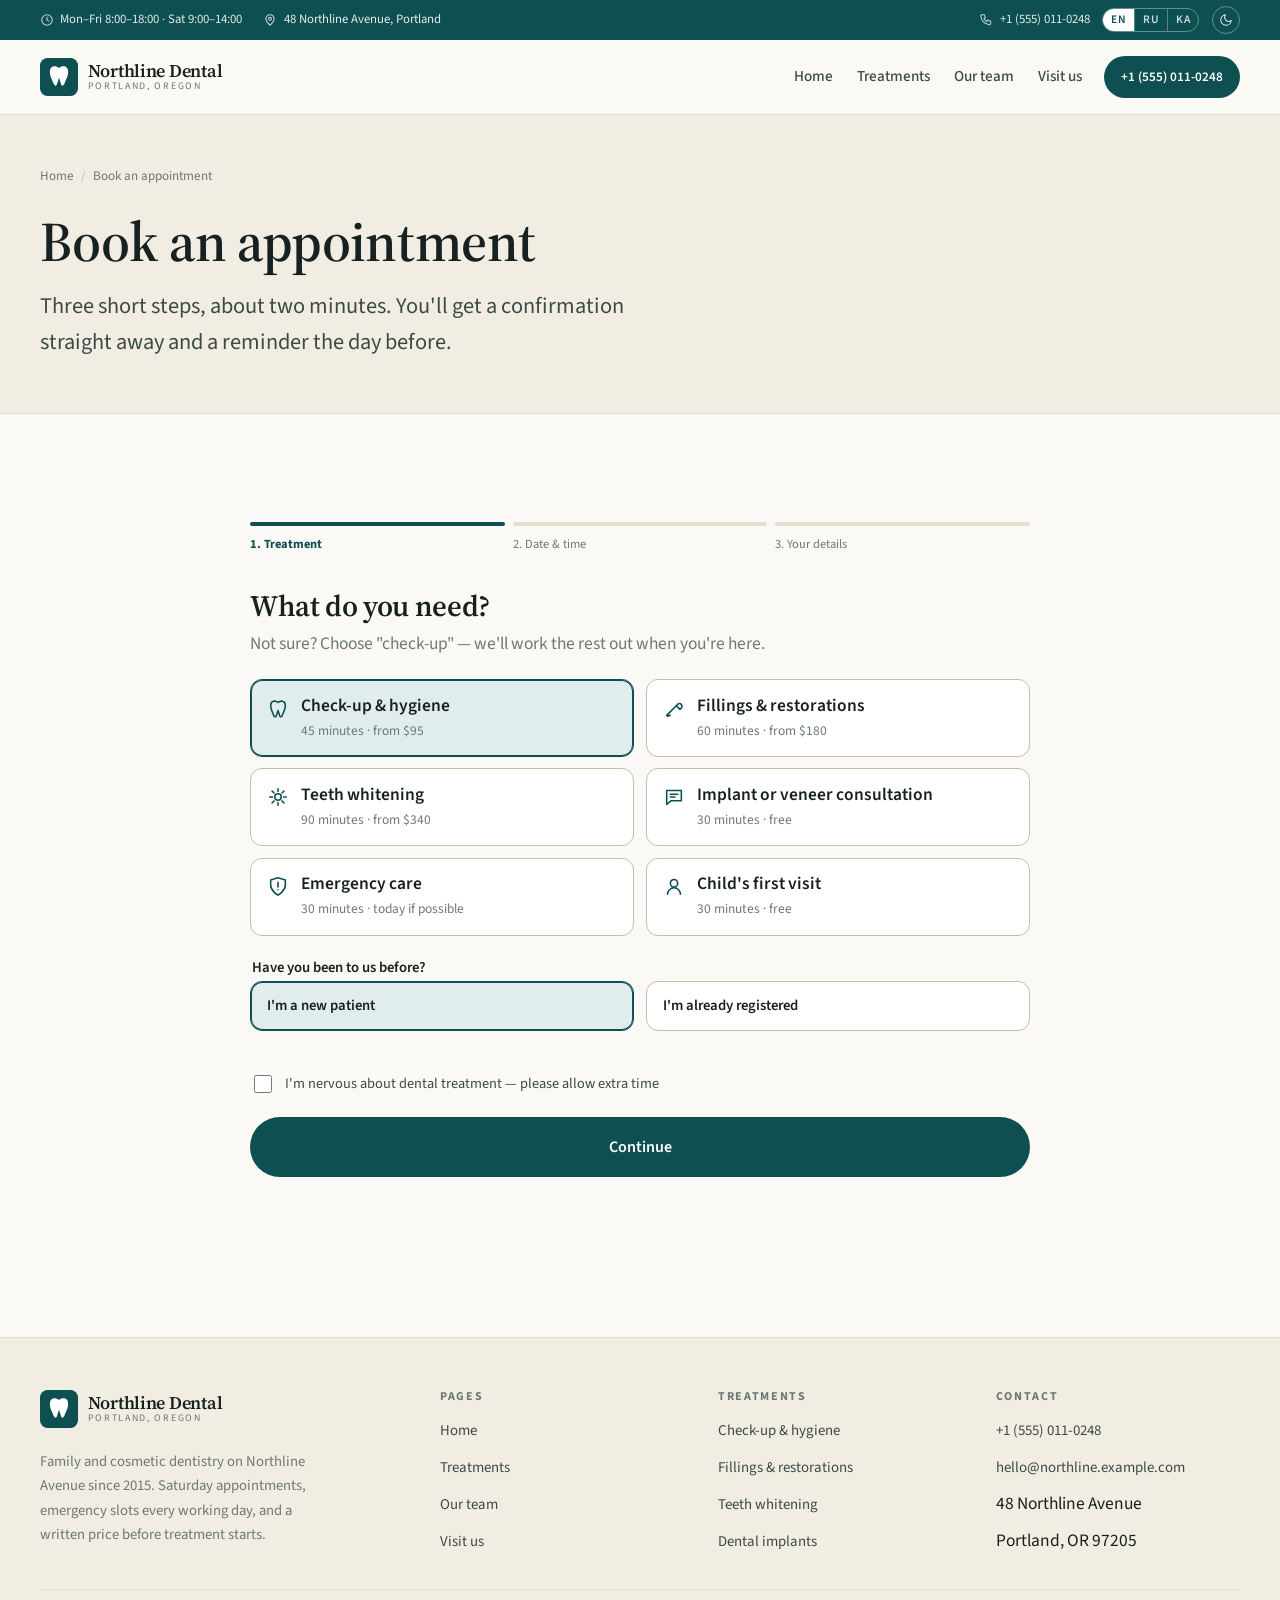
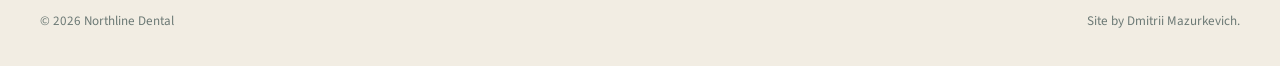
<file: booking.html>
<!DOCTYPE html>
<html lang="en">
<head>
<meta charset="utf-8">
<meta name="viewport" content="width=device-width, initial-scale=1">
<title data-i18n="bk.metaTitle">Book an appointment — Northline Dental</title>
<meta name="description" data-i18n-attr="content:bk.metaDesc" content="Book your dental appointment online in three short steps. Choose a treatment, pick a time that suits you and confirm in under two minutes.">
<meta name="theme-color" content="#FBF9F5" media="(prefers-color-scheme: light)">
<meta name="theme-color" content="#121817" media="(prefers-color-scheme: dark)">
<link rel="canonical" href="https://dmitrii-mazurkevich.github.io/dental-clinic-website/booking.html">
<link rel="alternate" hreflang="en" href="https://dmitrii-mazurkevich.github.io/dental-clinic-website/booking.html?lang=en">
<link rel="alternate" hreflang="ru" href="https://dmitrii-mazurkevich.github.io/dental-clinic-website/booking.html?lang=ru">
<link rel="alternate" hreflang="ka" href="https://dmitrii-mazurkevich.github.io/dental-clinic-website/booking.html?lang=ka">
<link rel="icon" href="data:image/svg+xml,%3Csvg xmlns='http://www.w3.org/2000/svg' viewBox='0 0 100 100'%3E%3Crect width='100' height='100' rx='20' fill='%230E4F52'/%3E%3Cpath d='M50 26c-9-8-24-6-24 10 0 14 6 20 9 30 2 7 8 10 10 2l5-16 5 16c2 8 8 5 10-2 3-10 9-16 9-30 0-16-15-18-24-10z' fill='%23fff'/%3E%3C/svg%3E">
<link rel="preconnect" href="https://fonts.googleapis.com">
<link rel="preconnect" href="https://fonts.gstatic.com" crossorigin>
<link rel="stylesheet" href="https://fonts.googleapis.com/css2?family=Source+Sans+3:wght@400;500;600;700&family=Source+Serif+4:wght@400;600;700&family=Noto+Sans+Georgian:wght@400;500;700&family=Noto+Serif+Georgian:wght@400;600;700&display=swap">
<link rel="stylesheet" href="assets/css/main.css">
<script>
(function () {
  var d = document.documentElement, langs = ['en', 'ru', 'ka'], lang = null;
  var p = location.search.match(/[?&]lang=([a-z]{2})/i);
  if (p && langs.indexOf(p[1].toLowerCase()) > -1) lang = p[1].toLowerCase();
  if (!lang) { try { var s = localStorage.getItem('nd-lang'); if (langs.indexOf(s) > -1) lang = s; } catch (e) {} }
  if (!lang) { lang = 'en'; }
  d.setAttribute('data-lang', lang);
  if (lang !== 'en') { d.className += ' i18n-pending'; setTimeout(function () { d.classList.remove('i18n-pending'); }, 1200); }
  try { var t = localStorage.getItem('nd-theme'); if (t) d.setAttribute('data-theme', t); } catch (e) {}
})();
</script>
</head>

<body>
<a class="skip-link" href="#main" data-i18n="nav.skip">Skip to content</a>

<div class="utility">
  <div class="container">
    <div class="utility__row">
      <div class="utility__left">
        <span class="utility__item">
          <svg viewBox="0 0 24 24" fill="none" stroke="currentColor" stroke-width="1.8" stroke-linecap="round" stroke-linejoin="round" aria-hidden="true"><circle cx="12" cy="12" r="9"/><path d="M12 7v5l3 2"/></svg>
          <span data-i18n="util.hours">Mon–Fri 8:00–18:00 · Sat 9:00–14:00</span>
        </span>
        <span class="utility__item">
          <svg viewBox="0 0 24 24" fill="none" stroke="currentColor" stroke-width="1.8" stroke-linecap="round" stroke-linejoin="round" aria-hidden="true"><path d="M12 21s7-6.3 7-11a7 7 0 1 0-14 0c0 4.7 7 11 7 11z"/><circle cx="12" cy="10" r="2.5"/></svg>
          <span>48 Northline Avenue, Portland</span>
        </span>
      </div>
      <div class="utility__right">
        <a class="utility__item" href="tel:+15550110248">
          <svg viewBox="0 0 24 24" fill="none" stroke="currentColor" stroke-width="1.8" stroke-linecap="round" stroke-linejoin="round" aria-hidden="true"><path d="M5 3h4l2 5-2.5 1.5a12 12 0 0 0 5 5L15 12l5 2v4a2 2 0 0 1-2.2 2A16 16 0 0 1 3 5.2 2 2 0 0 1 5 3z"/></svg>
          +1 (555) 011-0248
        </a>
        <div class="lang" role="group" aria-label="Language">
          <button type="button" data-lang="en" aria-pressed="true">EN</button>
          <button type="button" data-lang="ru" aria-pressed="false">RU</button>
          <button type="button" data-lang="ka" aria-pressed="false">KA</button>
        </div>
        <button class="icon-btn theme-toggle" type="button" data-i18n-attr="aria-label:util.theme" aria-label="Switch colour theme">
          <svg class="icon-moon" viewBox="0 0 24 24" fill="none" stroke="currentColor" stroke-width="1.8" stroke-linecap="round" stroke-linejoin="round" aria-hidden="true"><path d="M21 12.8A9 9 0 1 1 11.2 3a7 7 0 0 0 9.8 9.8z"/></svg>
          <svg class="icon-sun" viewBox="0 0 24 24" fill="none" stroke="currentColor" stroke-width="1.8" stroke-linecap="round" stroke-linejoin="round" aria-hidden="true"><circle cx="12" cy="12" r="4"/><path d="M12 2v2M12 20v2M4.9 4.9l1.4 1.4M17.7 17.7l1.4 1.4M2 12h2M20 12h2M4.9 19.1l1.4-1.4M17.7 6.3l1.4-1.4"/></svg>
        </button>
      </div>
    </div>
  </div>
</div>

<header class="site-header">
  <div class="container">
    <nav class="nav" aria-label="Main">
      <a class="logo" href="index.html">
        <svg class="logo__mark" viewBox="0 0 100 100" aria-hidden="true">
          <rect width="100" height="100" rx="20" fill="var(--accent)"/>
          <path d="M50 26c-9-8-24-6-24 10 0 14 6 20 9 30 2 7 8 10 10 2l5-16 5 16c2 8 8 5 10-2 3-10 9-16 9-30 0-16-15-18-24-10z" fill="var(--accent-ink)"/>
        </svg>
        <span class="logo__text">
          <span class="logo__name">Northline Dental</span>
          <span class="logo__sub" data-i18n="logo.sub">Portland, Oregon</span>
        </span>
      </a>
      <ul class="nav__list">
        <li><a href="index.html" data-i18n="nav.home">Home</a></li>
        <li><a href="services.html" data-i18n="nav.services">Treatments</a></li>
        <li><a href="index.html#team" data-i18n="nav.team">Our team</a></li>
        <li><a href="contact.html" data-i18n="nav.contact">Visit us</a></li>
      </ul>
      <div class="nav__actions">
        <div class="lang lang--mobile" role="group" aria-label="Language">
          <button type="button" data-lang="en" aria-pressed="true">EN</button>
          <button type="button" data-lang="ru" aria-pressed="false">RU</button>
          <button type="button" data-lang="ka" aria-pressed="false">KA</button>
        </div>
        <button class="icon-btn nav-toggle" type="button" aria-expanded="false" aria-controls="mobile-menu" data-i18n-attr="aria-label:nav.menu" aria-label="Open menu">
          <svg viewBox="0 0 24 24" fill="none" stroke="currentColor" stroke-width="1.8" stroke-linecap="round" aria-hidden="true"><path d="M4 7h16M4 12h16M4 17h16"/></svg>
        </button>
        <a class="btn btn--sm nav__book" href="tel:+15550110248">+1 (555) 011-0248</a>
      </div>
    </nav>
  </div>
</header>

<div class="mobile-menu" id="mobile-menu">
  <a href="index.html" data-i18n="nav.home">Home</a>
  <a href="services.html" data-i18n="nav.services">Treatments</a>
  <a href="index.html#team" data-i18n="nav.team">Our team</a>
  <a href="contact.html" data-i18n="nav.contact">Visit us</a>
  <div class="mobile-menu__foot">
    <p class="mobile-menu__hours" data-i18n="util.hours">Mon–Fri 8:00–18:00 · Sat 9:00–14:00</p>
    <a class="btn btn--outline" href="tel:+15550110248">+1 (555) 011-0248</a>
    <button class="btn btn--quiet theme-toggle" type="button">
      <svg class="icon-moon" viewBox="0 0 24 24" fill="none" stroke="currentColor" stroke-width="1.8" stroke-linecap="round" stroke-linejoin="round" aria-hidden="true"><path d="M21 12.8A9 9 0 1 1 11.2 3a7 7 0 0 0 9.8 9.8z"/></svg>
      <svg class="icon-sun" viewBox="0 0 24 24" fill="none" stroke="currentColor" stroke-width="1.8" stroke-linecap="round" stroke-linejoin="round" aria-hidden="true"><circle cx="12" cy="12" r="4"/><path d="M12 2v2M12 20v2M4.9 4.9l1.4 1.4M17.7 17.7l1.4 1.4M2 12h2M20 12h2M4.9 19.1l1.4-1.4M17.7 6.3l1.4-1.4"/></svg>
      <span data-i18n="util.theme">Switch colour theme</span>
    </button>
  </div>
</div>

<main id="main">

  <section class="page-head">
    <div class="container">
      <ul class="breadcrumb">
        <li><a href="index.html" data-i18n="nav.home">Home</a></li>
        <li data-i18n="bk.crumb">Book an appointment</li>
      </ul>
      <h1 class="page-head__title" data-i18n="bk.title">Book an appointment</h1>
      <p class="page-head__lede" data-i18n="bk.lede">
        Three short steps, about two minutes. You'll get a confirmation straight away and a
        reminder the day before.
      </p>
    </div>
  </section>

  <section class="section">
    <div class="container">
      <div class="booking">

        <div class="confirm" id="confirm" role="status" aria-live="polite">
          <div class="confirm__check">
            <svg viewBox="0 0 24 24" fill="none" stroke="currentColor" stroke-width="2.4" stroke-linecap="round" stroke-linejoin="round" aria-hidden="true"><path d="m5 12 5 5L20 7"/></svg>
          </div>
          <h2 data-i18n="bk.doneTitle">Your appointment is requested</h2>
          <p data-i18n="bk.doneBody">
            Reception will confirm it by phone or email within one working hour. If anything
            needs changing, just reply to that message or call us.
          </p>
          <div class="summary mt-4" style="text-align:left">
            <dl id="confirm-summary"></dl>
          </div>
          <div class="center-actions mt-3">
            <a class="btn btn--outline" href="index.html" data-i18n="bk.backHome">Back to the homepage</a>
          </div>
        </div>

        <form id="booking-form" novalidate>

          <div class="progress" aria-hidden="true">
            <div class="progress__step" data-step-indicator="1" data-state="current">
              <div class="progress__bar"></div>
              <div class="progress__label" data-i18n="bk.step1">1. Treatment</div>
            </div>
            <div class="progress__step" data-step-indicator="2" data-state="upcoming">
              <div class="progress__bar"></div>
              <div class="progress__label" data-i18n="bk.step2">2. Date &amp; time</div>
            </div>
            <div class="progress__step" data-step-indicator="3" data-state="upcoming">
              <div class="progress__bar"></div>
              <div class="progress__label" data-i18n="bk.step3">3. Your details</div>
            </div>
          </div>

          <!-- ---------- STEP 1 ---------- -->
          <section class="bstep is-active" data-step="1" aria-label="Step 1">
            <h2 class="bstep__title" data-i18n="bk.s1title">What do you need?</h2>
            <p class="bstep__lede" data-i18n="bk.s1lede">
              Not sure? Choose "check-up" — we'll work the rest out when you're here.
            </p>

            <div class="choice-grid" role="radiogroup" data-i18n-attr="aria-label:bk.s1title" aria-label="What do you need?">
              <label class="choice">
                <input type="radio" name="treatment" value="checkup" data-label-key="svc.1t" data-duration="45" checked>
                <span class="choice__box">
                  <svg class="choice__icon" viewBox="0 0 24 24" fill="none" stroke="currentColor" stroke-width="1.7" stroke-linecap="round" stroke-linejoin="round" aria-hidden="true"><path d="M12 6c-3-2.6-8-2-8 3.3 0 4.7 2 6.7 3 10 .7 2.3 2.7 3.3 3.3.7L12 14.7l1.7 5.3c.6 2.6 2.6 1.6 3.3-.7 1-3.3 3-5.3 3-10C20 4 15 3.4 12 6z"/></svg>
                  <span>
                    <span class="choice__title" data-i18n="svc.1t">Check-up &amp; hygiene</span>
                    <span class="choice__meta"><span data-i18n="bk.dur45">45 minutes</span> · <span data-i18n="svc.from">from</span> $95</span>
                  </span>
                </span>
              </label>

              <label class="choice">
                <input type="radio" name="treatment" value="filling" data-label-key="svc.2t" data-duration="60">
                <span class="choice__box">
                  <svg class="choice__icon" viewBox="0 0 24 24" fill="none" stroke="currentColor" stroke-width="1.7" stroke-linecap="round" stroke-linejoin="round" aria-hidden="true"><path d="M4 20 14.5 9.5m0 0 2-2a3 3 0 0 1 4 4l-2 2m-4-4 4 4M6 18l-1 3 3-1"/></svg>
                  <span>
                    <span class="choice__title" data-i18n="svc.2t">Fillings &amp; restorations</span>
                    <span class="choice__meta"><span data-i18n="bk.dur60">60 minutes</span> · <span data-i18n="svc.from">from</span> $180</span>
                  </span>
                </span>
              </label>

              <label class="choice">
                <input type="radio" name="treatment" value="whitening" data-label-key="svc.3t" data-duration="90">
                <span class="choice__box">
                  <svg class="choice__icon" viewBox="0 0 24 24" fill="none" stroke="currentColor" stroke-width="1.7" stroke-linecap="round" stroke-linejoin="round" aria-hidden="true"><circle cx="12" cy="12" r="3.5"/><path d="M12 3v3M12 18v3M3 12h3M18 12h3M5.6 5.6l2.1 2.1M16.3 16.3l2.1 2.1M5.6 18.4l2.1-2.1M16.3 7.7l2.1-2.1"/></svg>
                  <span>
                    <span class="choice__title" data-i18n="svc.3t">Teeth whitening</span>
                    <span class="choice__meta"><span data-i18n="bk.dur90">90 minutes</span> · <span data-i18n="svc.from">from</span> $340</span>
                  </span>
                </span>
              </label>

              <label class="choice">
                <input type="radio" name="treatment" value="consult" data-label-key="bk.consult" data-duration="30">
                <span class="choice__box">
                  <svg class="choice__icon" viewBox="0 0 24 24" fill="none" stroke="currentColor" stroke-width="1.7" stroke-linecap="round" stroke-linejoin="round" aria-hidden="true"><path d="M4 5h16v11H9l-5 4z"/><path d="M8 9h8M8 12h5"/></svg>
                  <span>
                    <span class="choice__title" data-i18n="bk.consult">Implant or veneer consultation</span>
                    <span class="choice__meta"><span data-i18n="bk.dur30">30 minutes</span> · <span data-i18n="bk.free">free</span></span>
                  </span>
                </span>
              </label>

              <label class="choice">
                <input type="radio" name="treatment" value="emergency" data-label-key="svc.6t" data-duration="30">
                <span class="choice__box">
                  <svg class="choice__icon" viewBox="0 0 24 24" fill="none" stroke="currentColor" stroke-width="1.7" stroke-linecap="round" stroke-linejoin="round" aria-hidden="true"><path d="M12 22s8-4.5 8-11V5.5L12 3 4 5.5V11c0 6.5 8 11 8 11z"/><path d="M12 8v5M12 16h.01"/></svg>
                  <span>
                    <span class="choice__title" data-i18n="svc.6t">Emergency care</span>
                    <span class="choice__meta"><span data-i18n="bk.dur30">30 minutes</span> · <span data-i18n="bk.today">today if possible</span></span>
                  </span>
                </span>
              </label>

              <label class="choice">
                <input type="radio" name="treatment" value="child" data-label-key="bk.child" data-duration="30">
                <span class="choice__box">
                  <svg class="choice__icon" viewBox="0 0 24 24" fill="none" stroke="currentColor" stroke-width="1.7" stroke-linecap="round" stroke-linejoin="round" aria-hidden="true"><circle cx="12" cy="9" r="4"/><path d="M5 21a7 7 0 0 1 14 0"/></svg>
                  <span>
                    <span class="choice__title" data-i18n="bk.child">Child's first visit</span>
                    <span class="choice__meta"><span data-i18n="bk.dur30">30 minutes</span> · <span data-i18n="bk.free">free</span></span>
                  </span>
                </span>
              </label>
            </div>

            <div class="note" data-emergency-note hidden>
              <strong data-i18n="bk.urgentT">In pain right now?</strong>
              <span data-i18n="bk.urgentB">Booking online is fine, but calling is faster — we hold emergency slots free every working day and reception can usually fit you in the same morning.</span>
              <p class="mt-2"><a class="btn btn--sm" href="tel:+15550110248">+1 (555) 011-0248</a></p>
            </div>

            <fieldset class="field" style="border:0;padding:0;margin:var(--sp-3) 0 0">
              <legend data-i18n="bk.patientQ">Have you been to us before?</legend>
              <div class="choice-grid">
                <label class="choice">
                  <input type="radio" name="patient" value="new" data-label-key="bk.patientNew" checked>
                  <span class="choice__box"><span><span class="choice__title" data-i18n="bk.patientNew">I'm a new patient</span></span></span>
                </label>
                <label class="choice">
                  <input type="radio" name="patient" value="returning" data-label-key="bk.patientReturn">
                  <span class="choice__box"><span><span class="choice__title" data-i18n="bk.patientReturn">I'm already registered</span></span></span>
                </label>
              </div>
            </fieldset>

            <label class="checkline mt-3">
              <input type="checkbox" name="anxious" value="yes">
              <span data-i18n="bk.anxious">I'm nervous about dental treatment — please allow extra time</span>
            </label>

            <div class="bnav">
              <button class="btn btn--lg" type="button" data-next data-i18n="bk.next">Continue</button>
            </div>
          </section>

          <!-- ---------- STEP 2 ---------- -->
          <section class="bstep" data-step="2" aria-label="Step 2">
            <h2 class="bstep__title" data-i18n="bk.s2title">When suits you?</h2>
            <p class="bstep__lede" data-i18n="bk.s2lede">
              Times shown are the slots still free this fortnight. Sundays we're closed.
            </p>

            <div class="datepick">
              <div>
                <p class="field" style="margin-bottom:.5rem"><label data-i18n="bk.pickDay">Pick a day</label></p>
                <div class="days" id="days" role="group" data-i18n-attr="aria-label:bk.pickDay" aria-label="Pick a day"></div>
              </div>
              <div>
                <p class="field" style="margin-bottom:.5rem"><label data-i18n="bk.pickTime">Pick a time</label></p>
                <div class="slots" id="slots" role="group" data-i18n-attr="aria-label:bk.pickTime" aria-label="Pick a time"></div>
                <p class="error" id="time-error" style="color:var(--danger);font-size:.85rem;margin-top:.5rem"></p>
              </div>
            </div>

            <div class="field">
              <label for="clinician" data-i18n="bk.clinician">Preferred clinician <span class="hint" data-i18n="bk.optional">— optional</span></label>
              <select id="clinician" name="clinician">
                <option value="any" data-i18n="bk.anyClinician">No preference — whoever is free</option>
                <option value="marsh">Dr. Elena Marsh</option>
                <option value="reid">Dr. Tomas Reid</option>
                <option value="berg">Sofia Berg</option>
              </select>
            </div>

            <div class="bnav">
              <button class="btn btn--quiet btn--lg" type="button" data-prev data-i18n="bk.back">Back</button>
              <button class="btn btn--lg" type="button" data-next data-i18n="bk.next">Continue</button>
            </div>
          </section>

          <!-- ---------- STEP 3 ---------- -->
          <section class="bstep" data-step="3" aria-label="Step 3">
            <h2 class="bstep__title" data-i18n="bk.s3title">Where can we reach you?</h2>
            <p class="bstep__lede" data-i18n="bk.s3lede">
              Reception confirms every online booking by phone or email within one working hour.
            </p>

            <div class="summary">
              <dl id="live-summary"></dl>
            </div>

            <div class="field">
              <label for="fullname"><span data-i18n="bk.name">Full name</span> <span class="hint" data-i18n="bk.required">— required</span></label>
              <input type="text" id="fullname" name="fullname" autocomplete="name" required data-i18n-attr="placeholder:bk.namePh" placeholder="Anna Petrova">
              <span class="error" aria-live="polite"></span>
            </div>

            <div class="field">
              <label for="phone"><span data-i18n="bk.phone">Phone</span> <span class="hint" data-i18n="bk.required">— required</span></label>
              <input type="tel" id="phone" name="phone" autocomplete="tel" required placeholder="+1 555 000 0000">
              <span class="error" aria-live="polite"></span>
            </div>

            <div class="field">
              <label for="email"><span data-i18n="bk.email">Email</span> <span class="hint" data-i18n="bk.emailHint">— for your confirmation and reminder</span></label>
              <input type="email" id="email" name="email" autocomplete="email" placeholder="anna@example.com">
              <span class="error" aria-live="polite"></span>
            </div>

            <div class="field">
              <label for="insurance" data-i18n="bk.insurance">Insurance provider <span class="hint" data-i18n="bk.optional">— optional</span></label>
              <select id="insurance" name="insurance">
                <option value="" data-i18n="bk.insNone">Paying myself / not sure yet</option>
                <option value="delta">Delta Dental</option>
                <option value="cigna">Cigna</option>
                <option value="metlife">MetLife</option>
                <option value="aetna">Aetna</option>
                <option value="guardian">Guardian</option>
                <option value="other" data-i18n="bk.insOther">Another provider</option>
              </select>
            </div>

            <div class="field">
              <label for="notes" data-i18n="bk.notes">Anything we should know? <span class="hint" data-i18n="bk.optional">— optional</span></label>
              <textarea id="notes" name="notes" data-i18n-attr="placeholder:bk.notesPh" placeholder="Medication you take, a tooth that's been hurting, a time you'd rather avoid…"></textarea>
            </div>

            <label class="checkline mt-3">
              <input type="checkbox" name="consent" required>
              <span data-i18n="bk.consent">I agree that Northline Dental may contact me about this appointment and store my details for that purpose.</span>
            </label>
            <span class="error" id="consent-error" style="color:var(--danger);font-size:.85rem"></span>

            <div class="bnav">
              <button class="btn btn--quiet btn--lg" type="button" data-prev data-i18n="bk.back">Back</button>
              <button class="btn btn--lg" type="submit" data-i18n="bk.submit">Request this appointment</button>
            </div>

            <p class="muted mt-3" style="font-size:.83rem" data-i18n="bk.privacy">
              We use your details only to arrange and confirm this appointment. No marketing, no
              sharing with anyone else.
            </p>
          </section>

        </form>
      </div>
    </div>
  </section>

</main>

<footer class="site-footer">
  <div class="container">
    <div class="footer__grid">
      <div>
        <a class="logo" href="index.html">
          <svg class="logo__mark" viewBox="0 0 100 100" aria-hidden="true">
            <rect width="100" height="100" rx="20" fill="var(--accent)"/>
            <path d="M50 26c-9-8-24-6-24 10 0 14 6 20 9 30 2 7 8 10 10 2l5-16 5 16c2 8 8 5 10-2 3-10 9-16 9-30 0-16-15-18-24-10z" fill="var(--accent-ink)"/>
          </svg>
          <span class="logo__text">
            <span class="logo__name">Northline Dental</span>
            <span class="logo__sub" data-i18n="logo.sub">Portland, Oregon</span>
          </span>
        </a>
        <p class="footer__about" data-i18n="foot.about">
          Family and cosmetic dentistry on Northline Avenue since 2015. Saturday appointments,
          emergency slots every working day, and a written price before treatment starts.
        </p>
      </div>
      <div>
        <h4 data-i18n="foot.pages">Pages</h4>
        <ul>
          <li><a href="index.html" data-i18n="nav.home">Home</a></li>
          <li><a href="services.html" data-i18n="nav.services">Treatments</a></li>
          <li><a href="index.html#team" data-i18n="nav.team">Our team</a></li>
          <li><a href="contact.html" data-i18n="nav.contact">Visit us</a></li>
        </ul>
      </div>
      <div>
        <h4 data-i18n="foot.treatments">Treatments</h4>
        <ul>
          <li><a href="services.html#checkup" data-i18n="svc.1t">Check-up &amp; hygiene</a></li>
          <li><a href="services.html#fillings" data-i18n="svc.2t">Fillings &amp; restorations</a></li>
          <li><a href="services.html#whitening" data-i18n="svc.3t">Teeth whitening</a></li>
          <li><a href="services.html#implants" data-i18n="svc.5t">Dental implants</a></li>
        </ul>
      </div>
      <div>
        <h4 data-i18n="foot.contact">Contact</h4>
        <ul>
          <li><a href="tel:+15550110248">+1 (555) 011-0248</a></li>
          <li><a href="mailto:hello@northline.example.com">hello@northline.example.com</a></li>
          <li>48 Northline Avenue</li>
          <li>Portland, OR 97205</li>
        </ul>
      </div>
    </div>
    <div class="footer__bottom">
      <span>© <span data-year>2026</span> Northline Dental</span>
      <span data-i18n="foot.demo">Site by Dmitrii Mazurkevich.</span>
    </div>
  </div>
</footer>

<div class="action-bar action-bar--single">
  <a class="btn btn--outline" href="tel:+15550110248">
    <svg viewBox="0 0 24 24" fill="none" stroke="currentColor" stroke-width="2" stroke-linecap="round" stroke-linejoin="round" aria-hidden="true"><path d="M5 3h4l2 5-2.5 1.5a12 12 0 0 0 5 5L15 12l5 2v4a2 2 0 0 1-2.2 2A16 16 0 0 1 3 5.2 2 2 0 0 1 5 3z"/></svg>
    <span data-i18n="bar.callInstead">Prefer to call? +1 (555) 011-0248</span>
  </a>
</div>

<script src="assets/js/i18n.js" defer></script>
<script src="assets/js/main.js" defer></script>
<script src="assets/js/booking.js" defer></script>
</body>
</html>
</file>
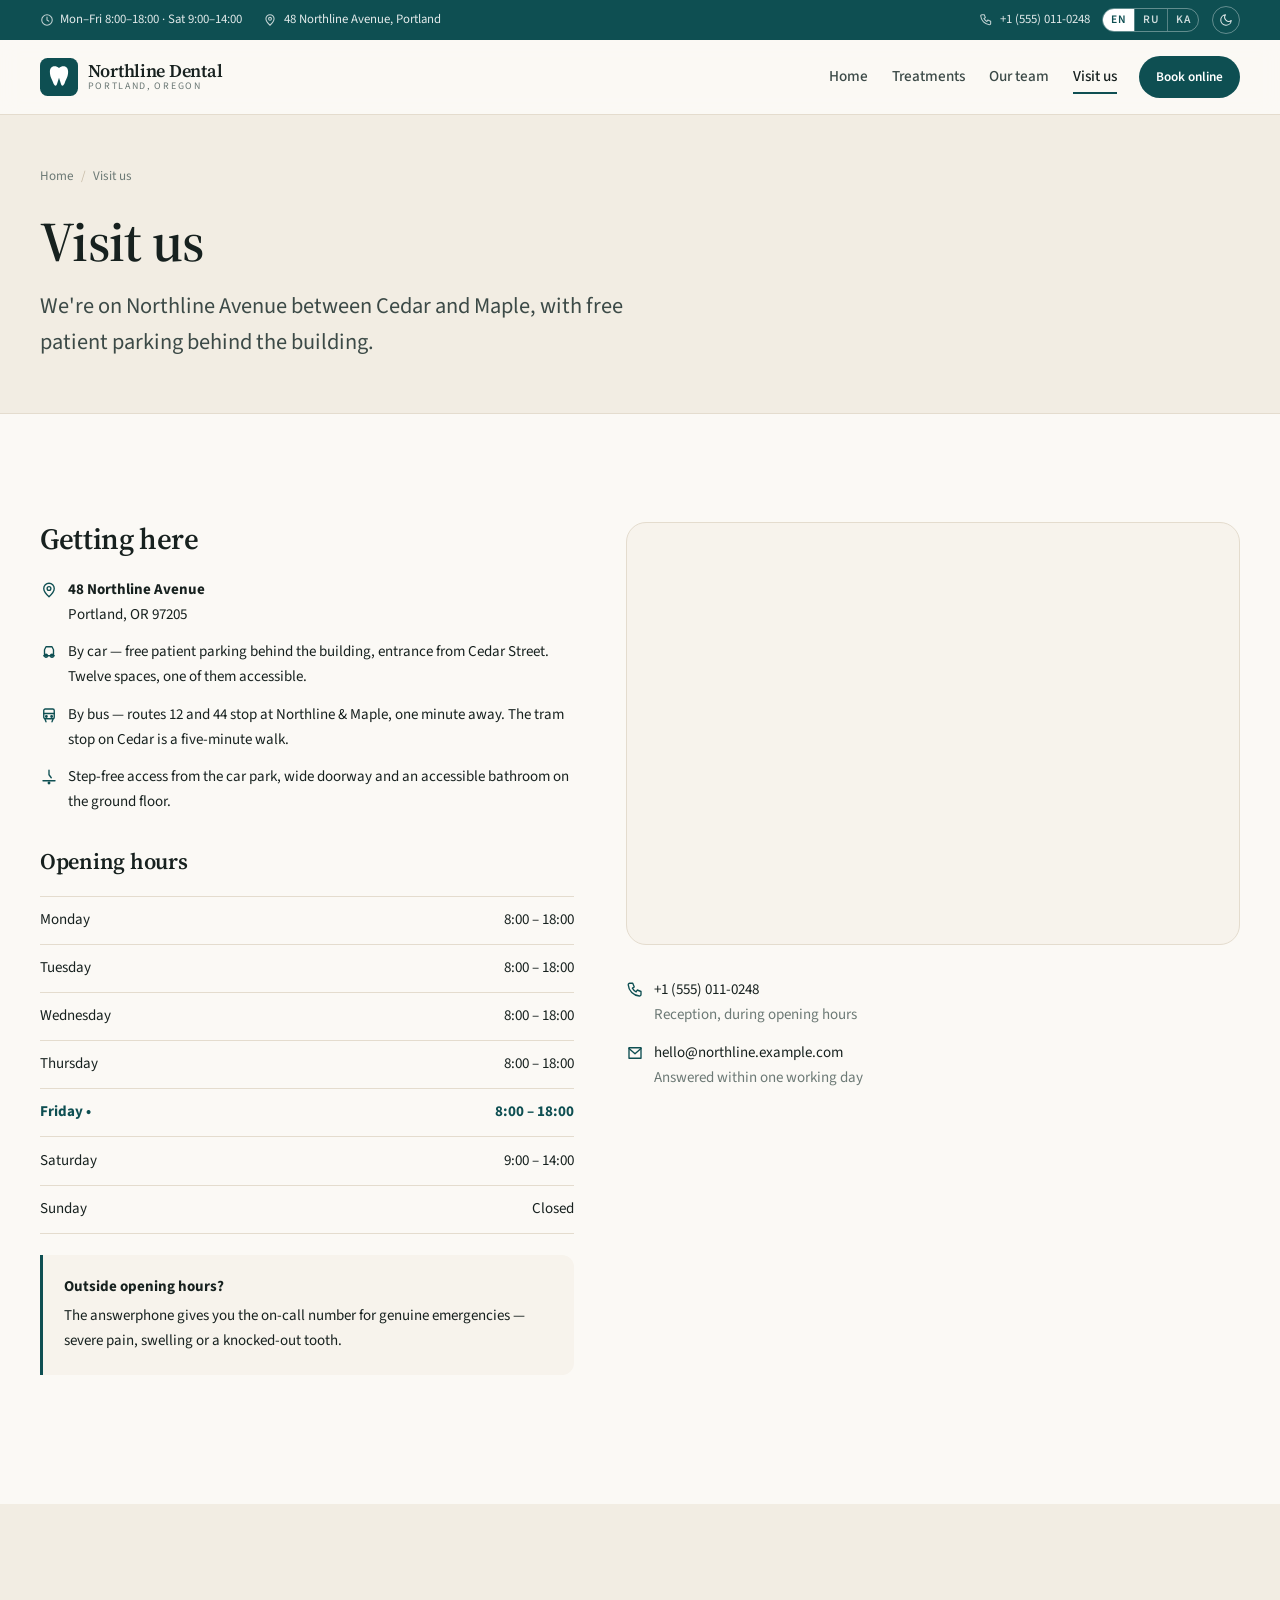
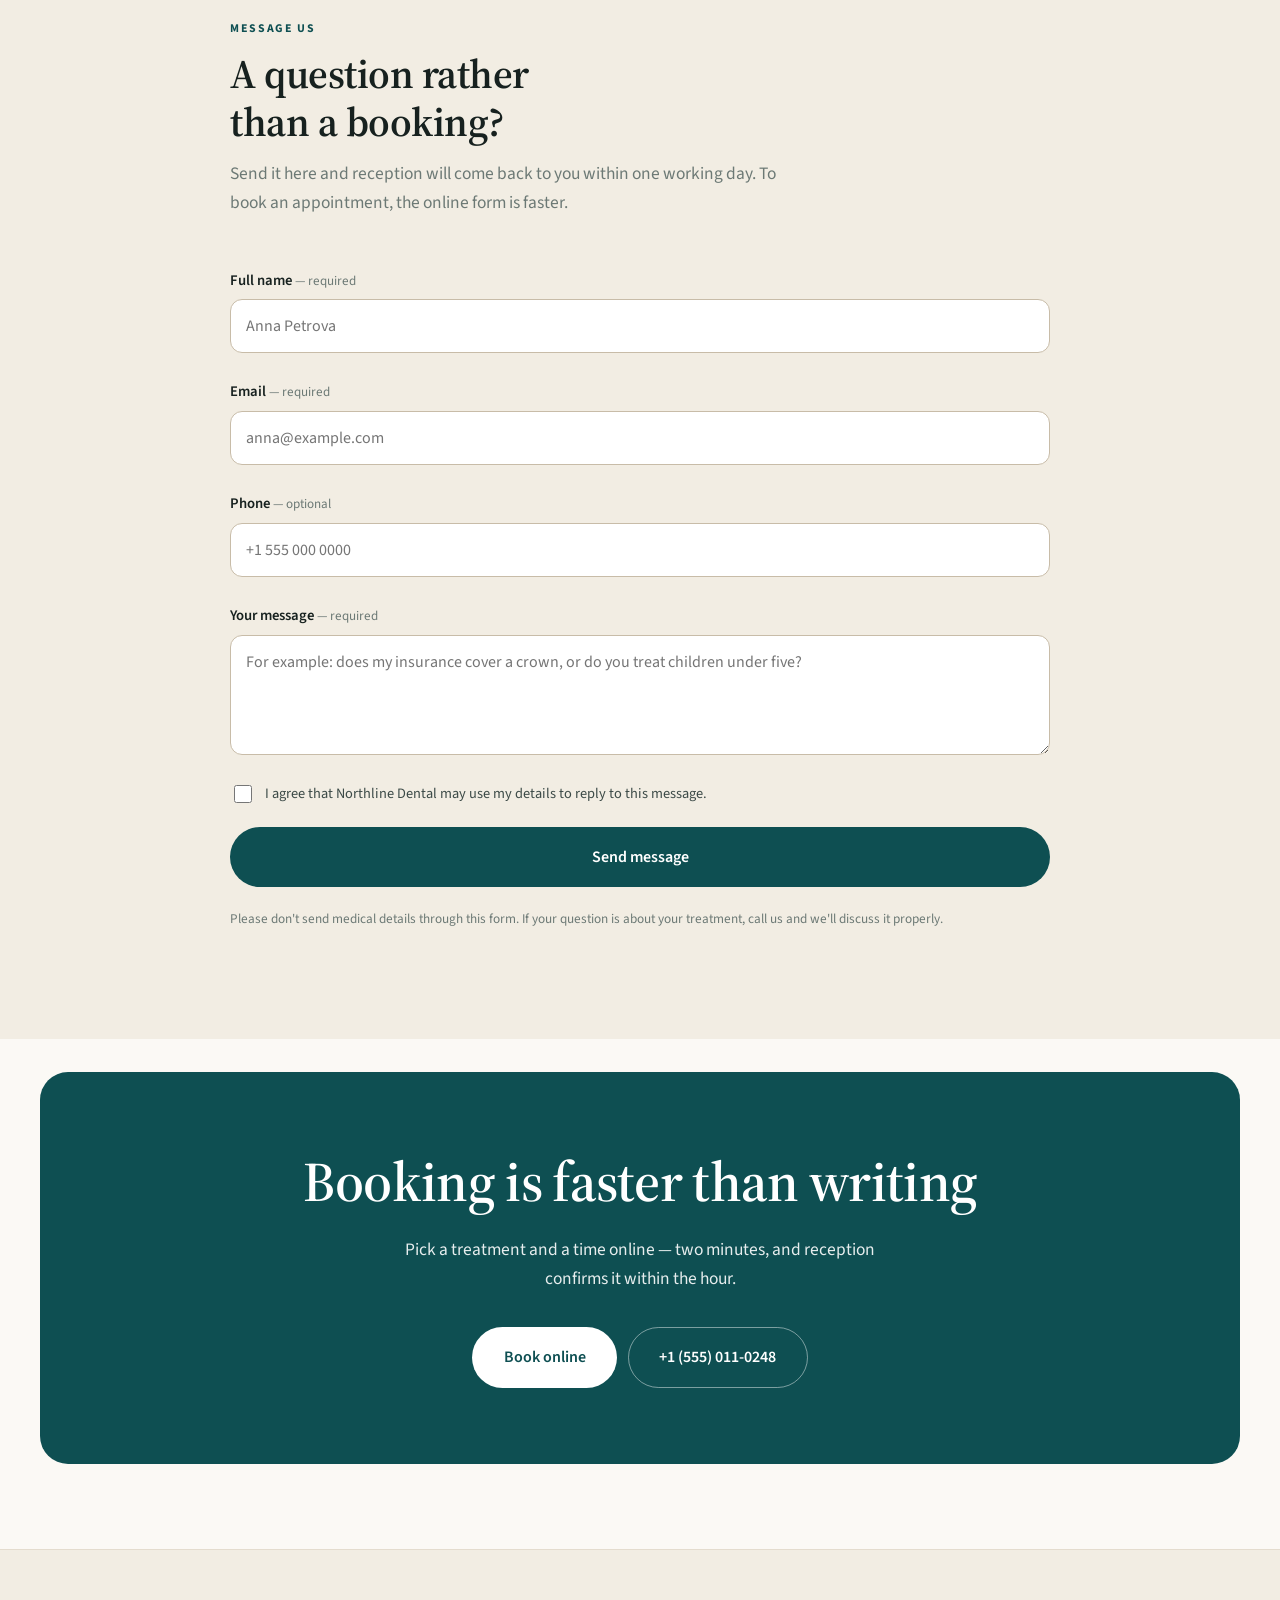
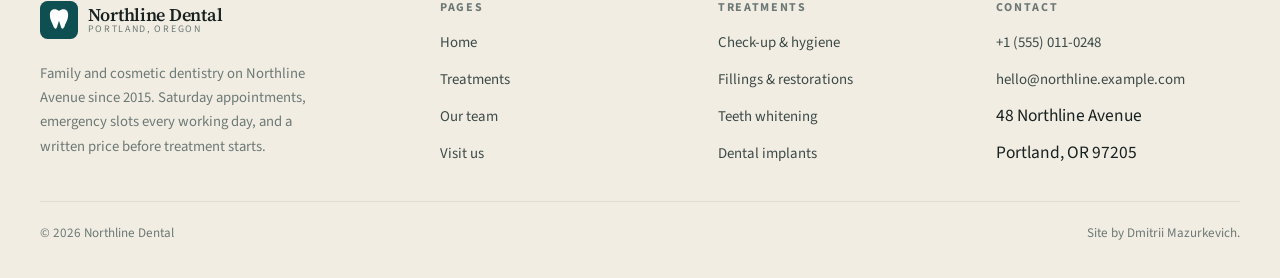
<file: contact.html>
<!DOCTYPE html>
<html lang="en">
<head>
<meta charset="utf-8">
<meta name="viewport" content="width=device-width, initial-scale=1">
<title data-i18n="ct.metaTitle">Visit us — Northline Dental, Portland</title>
<meta name="description" data-i18n-attr="content:ct.metaDesc" content="Find Northline Dental at 48 Northline Avenue, Portland. Opening hours, parking, public transport and how to reach reception.">
<meta name="theme-color" content="#FBF9F5" media="(prefers-color-scheme: light)">
<meta name="theme-color" content="#121817" media="(prefers-color-scheme: dark)">
<link rel="canonical" href="https://dmitrii-mazurkevich.github.io/dental-clinic-website/contact.html">
<link rel="alternate" hreflang="en" href="https://dmitrii-mazurkevich.github.io/dental-clinic-website/contact.html?lang=en">
<link rel="alternate" hreflang="ru" href="https://dmitrii-mazurkevich.github.io/dental-clinic-website/contact.html?lang=ru">
<link rel="alternate" hreflang="ka" href="https://dmitrii-mazurkevich.github.io/dental-clinic-website/contact.html?lang=ka">
<link rel="icon" href="data:image/svg+xml,%3Csvg xmlns='http://www.w3.org/2000/svg' viewBox='0 0 100 100'%3E%3Crect width='100' height='100' rx='20' fill='%230E4F52'/%3E%3Cpath d='M50 26c-9-8-24-6-24 10 0 14 6 20 9 30 2 7 8 10 10 2l5-16 5 16c2 8 8 5 10-2 3-10 9-16 9-30 0-16-15-18-24-10z' fill='%23fff'/%3E%3C/svg%3E">
<link rel="preconnect" href="https://fonts.googleapis.com">
<link rel="preconnect" href="https://fonts.gstatic.com" crossorigin>
<link rel="stylesheet" href="https://fonts.googleapis.com/css2?family=Source+Sans+3:wght@400;500;600;700&family=Source+Serif+4:wght@400;600;700&family=Noto+Sans+Georgian:wght@400;500;700&family=Noto+Serif+Georgian:wght@400;600;700&display=swap">
<link rel="stylesheet" href="assets/css/main.css">
<script>
(function () {
  var d = document.documentElement, langs = ['en', 'ru', 'ka'], lang = null;
  var p = location.search.match(/[?&]lang=([a-z]{2})/i);
  if (p && langs.indexOf(p[1].toLowerCase()) > -1) lang = p[1].toLowerCase();
  if (!lang) { try { var s = localStorage.getItem('nd-lang'); if (langs.indexOf(s) > -1) lang = s; } catch (e) {} }
  if (!lang) { lang = 'en'; }
  d.setAttribute('data-lang', lang);
  if (lang !== 'en') { d.className += ' i18n-pending'; setTimeout(function () { d.classList.remove('i18n-pending'); }, 1200); }
  try { var t = localStorage.getItem('nd-theme'); if (t) d.setAttribute('data-theme', t); } catch (e) {}
})();
</script>
</head>

<body>
<a class="skip-link" href="#main" data-i18n="nav.skip">Skip to content</a>

<div class="utility">
  <div class="container">
    <div class="utility__row">
      <div class="utility__left">
        <span class="utility__item">
          <svg viewBox="0 0 24 24" fill="none" stroke="currentColor" stroke-width="1.8" stroke-linecap="round" stroke-linejoin="round" aria-hidden="true"><circle cx="12" cy="12" r="9"/><path d="M12 7v5l3 2"/></svg>
          <span data-i18n="util.hours">Mon–Fri 8:00–18:00 · Sat 9:00–14:00</span>
        </span>
        <span class="utility__item">
          <svg viewBox="0 0 24 24" fill="none" stroke="currentColor" stroke-width="1.8" stroke-linecap="round" stroke-linejoin="round" aria-hidden="true"><path d="M12 21s7-6.3 7-11a7 7 0 1 0-14 0c0 4.7 7 11 7 11z"/><circle cx="12" cy="10" r="2.5"/></svg>
          <span>48 Northline Avenue, Portland</span>
        </span>
      </div>
      <div class="utility__right">
        <a class="utility__item" href="tel:+15550110248">
          <svg viewBox="0 0 24 24" fill="none" stroke="currentColor" stroke-width="1.8" stroke-linecap="round" stroke-linejoin="round" aria-hidden="true"><path d="M5 3h4l2 5-2.5 1.5a12 12 0 0 0 5 5L15 12l5 2v4a2 2 0 0 1-2.2 2A16 16 0 0 1 3 5.2 2 2 0 0 1 5 3z"/></svg>
          +1 (555) 011-0248
        </a>
        <div class="lang" role="group" aria-label="Language">
          <button type="button" data-lang="en" aria-pressed="true">EN</button>
          <button type="button" data-lang="ru" aria-pressed="false">RU</button>
          <button type="button" data-lang="ka" aria-pressed="false">KA</button>
        </div>
        <button class="icon-btn theme-toggle" type="button" data-i18n-attr="aria-label:util.theme" aria-label="Switch colour theme">
          <svg class="icon-moon" viewBox="0 0 24 24" fill="none" stroke="currentColor" stroke-width="1.8" stroke-linecap="round" stroke-linejoin="round" aria-hidden="true"><path d="M21 12.8A9 9 0 1 1 11.2 3a7 7 0 0 0 9.8 9.8z"/></svg>
          <svg class="icon-sun" viewBox="0 0 24 24" fill="none" stroke="currentColor" stroke-width="1.8" stroke-linecap="round" stroke-linejoin="round" aria-hidden="true"><circle cx="12" cy="12" r="4"/><path d="M12 2v2M12 20v2M4.9 4.9l1.4 1.4M17.7 17.7l1.4 1.4M2 12h2M20 12h2M4.9 19.1l1.4-1.4M17.7 6.3l1.4-1.4"/></svg>
        </button>
      </div>
    </div>
  </div>
</div>

<header class="site-header">
  <div class="container">
    <nav class="nav" aria-label="Main">
      <a class="logo" href="index.html">
        <svg class="logo__mark" viewBox="0 0 100 100" aria-hidden="true">
          <rect width="100" height="100" rx="20" fill="var(--accent)"/>
          <path d="M50 26c-9-8-24-6-24 10 0 14 6 20 9 30 2 7 8 10 10 2l5-16 5 16c2 8 8 5 10-2 3-10 9-16 9-30 0-16-15-18-24-10z" fill="var(--accent-ink)"/>
        </svg>
        <span class="logo__text">
          <span class="logo__name">Northline Dental</span>
          <span class="logo__sub" data-i18n="logo.sub">Portland, Oregon</span>
        </span>
      </a>
      <ul class="nav__list">
        <li><a href="index.html" data-i18n="nav.home">Home</a></li>
        <li><a href="services.html" data-i18n="nav.services">Treatments</a></li>
        <li><a href="index.html#team" data-i18n="nav.team">Our team</a></li>
        <li><a href="contact.html" aria-current="page" data-i18n="nav.contact">Visit us</a></li>
      </ul>
      <div class="nav__actions">
        <div class="lang lang--mobile" role="group" aria-label="Language">
          <button type="button" data-lang="en" aria-pressed="true">EN</button>
          <button type="button" data-lang="ru" aria-pressed="false">RU</button>
          <button type="button" data-lang="ka" aria-pressed="false">KA</button>
        </div>
        <button class="icon-btn nav-toggle" type="button" aria-expanded="false" aria-controls="mobile-menu" data-i18n-attr="aria-label:nav.menu" aria-label="Open menu">
          <svg viewBox="0 0 24 24" fill="none" stroke="currentColor" stroke-width="1.8" stroke-linecap="round" aria-hidden="true"><path d="M4 7h16M4 12h16M4 17h16"/></svg>
        </button>
        <a class="btn btn--sm nav__book" href="booking.html" data-i18n="nav.book">Book online</a>
      </div>
    </nav>
  </div>
</header>

<div class="mobile-menu" id="mobile-menu">
  <a href="index.html" data-i18n="nav.home">Home</a>
  <a href="services.html" data-i18n="nav.services">Treatments</a>
  <a href="index.html#team" data-i18n="nav.team">Our team</a>
  <a href="contact.html" data-i18n="nav.contact">Visit us</a>
  <div class="mobile-menu__foot">
    <p class="mobile-menu__hours" data-i18n="util.hours">Mon–Fri 8:00–18:00 · Sat 9:00–14:00</p>
    <a class="btn btn--outline" href="tel:+15550110248">+1 (555) 011-0248</a>
    <a class="btn" href="booking.html" data-i18n="nav.book">Book online</a>
    <button class="btn btn--quiet theme-toggle" type="button">
      <svg class="icon-moon" viewBox="0 0 24 24" fill="none" stroke="currentColor" stroke-width="1.8" stroke-linecap="round" stroke-linejoin="round" aria-hidden="true"><path d="M21 12.8A9 9 0 1 1 11.2 3a7 7 0 0 0 9.8 9.8z"/></svg>
      <svg class="icon-sun" viewBox="0 0 24 24" fill="none" stroke="currentColor" stroke-width="1.8" stroke-linecap="round" stroke-linejoin="round" aria-hidden="true"><circle cx="12" cy="12" r="4"/><path d="M12 2v2M12 20v2M4.9 4.9l1.4 1.4M17.7 17.7l1.4 1.4M2 12h2M20 12h2M4.9 19.1l1.4-1.4M17.7 6.3l1.4-1.4"/></svg>
      <span data-i18n="util.theme">Switch colour theme</span>
    </button>
  </div>
</div>

<main id="main">

  <section class="page-head">
    <div class="container">
      <ul class="breadcrumb">
        <li><a href="index.html" data-i18n="nav.home">Home</a></li>
        <li data-i18n="nav.contact">Visit us</li>
      </ul>
      <h1 class="page-head__title" data-i18n="ct.title">Visit us</h1>
      <p class="page-head__lede" data-i18n="ct.lede">
        We're on Northline Avenue between Cedar and Maple, with free patient parking behind the
        building.
      </p>
    </div>
  </section>

  <section class="section">
    <div class="container">
      <div class="loc-grid">
        <div class="reveal">
          <h2 class="section-title" style="font-size:var(--step-2)" data-i18n="ct.howTitle">Getting here</h2>

          <ul class="contact-lines mt-3">
            <li>
              <svg viewBox="0 0 24 24" fill="none" stroke="currentColor" stroke-width="1.8" stroke-linecap="round" stroke-linejoin="round" aria-hidden="true"><path d="M12 21s7-6.3 7-11a7 7 0 1 0-14 0c0 4.7 7 11 7 11z"/><circle cx="12" cy="10" r="2.5"/></svg>
              <span><b>48 Northline Avenue</b><br>Portland, OR 97205</span>
            </li>
            <li>
              <svg viewBox="0 0 24 24" fill="none" stroke="currentColor" stroke-width="1.8" stroke-linecap="round" stroke-linejoin="round" aria-hidden="true"><path d="M5 17h14M6 17V9l2-4h8l2 4v8"/><circle cx="8" cy="17" r="2"/><circle cx="16" cy="17" r="2"/></svg>
              <span data-i18n="ct.car">By car — free patient parking behind the building, entrance from Cedar Street. Twelve spaces, one of them accessible.</span>
            </li>
            <li>
              <svg viewBox="0 0 24 24" fill="none" stroke="currentColor" stroke-width="1.8" stroke-linecap="round" stroke-linejoin="round" aria-hidden="true"><rect x="5" y="4" width="14" height="13" rx="2"/><path d="M5 10h14M8 21l-1.5-4M16 21l1.5-4"/><circle cx="8.5" cy="14" r="1"/><circle cx="15.5" cy="14" r="1"/></svg>
              <span data-i18n="ct.transit">By bus — routes 12 and 44 stop at Northline &amp; Maple, one minute away. The tram stop on Cedar is a five-minute walk.</span>
            </li>
            <li>
              <svg viewBox="0 0 24 24" fill="none" stroke="currentColor" stroke-width="1.8" stroke-linecap="round" stroke-linejoin="round" aria-hidden="true"><path d="M4 17h16M12 3v6l3 4"/><circle cx="12" cy="20" r="1"/></svg>
              <span data-i18n="ct.access">Step-free access from the car park, wide doorway and an accessible bathroom on the ground floor.</span>
            </li>
          </ul>

          <h3 class="mt-4 mb-3" style="font-size:var(--step-1)" data-i18n="home.hoursTitle">Opening hours</h3>
          <ul class="hours" data-hours>
            <li data-day="1"><span data-i18n="day.mon">Monday</span><span>8:00 – 18:00</span></li>
            <li data-day="2"><span data-i18n="day.tue">Tuesday</span><span>8:00 – 18:00</span></li>
            <li data-day="3"><span data-i18n="day.wed">Wednesday</span><span>8:00 – 18:00</span></li>
            <li data-day="4"><span data-i18n="day.thu">Thursday</span><span>8:00 – 18:00</span></li>
            <li data-day="5"><span data-i18n="day.fri">Friday</span><span>8:00 – 18:00</span></li>
            <li data-day="6"><span data-i18n="day.sat">Saturday</span><span>9:00 – 14:00</span></li>
            <li data-day="0"><span data-i18n="day.sun">Sunday</span><span data-i18n="day.closed">Closed</span></li>
          </ul>

          <div class="note">
            <strong data-i18n="ct.urgentT">Outside opening hours?</strong>
            <span data-i18n="ct.urgentB">The answerphone gives you the on-call number for genuine emergencies —
            severe pain, swelling or a knocked-out tooth.</span>
          </div>
        </div>

        <div class="reveal">
          <div class="map-frame">
            <iframe src="https://www.google.com/maps/embed?pb=!1m18!1m12!1m3!1d2500!2d-122.6838!3d45.5203!2m3!1f0!2f0!3f0!3m2!1i1024!2i768!4f13.1!3m3!1m2!1s0x0%3A0x0!2zNDXCsDMxJzEzLjEiTiAxMjLCsDQxJzEuNyJX!5e0!3m2!1sen!2sus!4v1795360003961!5m2!1sen!2sus" loading="lazy" referrerpolicy="no-referrer-when-downgrade" title="Map: Northline Dental, Portland" allowfullscreen></iframe>
          </div>
          <ul class="contact-lines mt-4">
            <li>
              <svg viewBox="0 0 24 24" fill="none" stroke="currentColor" stroke-width="1.8" stroke-linecap="round" stroke-linejoin="round" aria-hidden="true"><path d="M5 3h4l2 5-2.5 1.5a12 12 0 0 0 5 5L15 12l5 2v4a2 2 0 0 1-2.2 2A16 16 0 0 1 3 5.2 2 2 0 0 1 5 3z"/></svg>
              <span><a href="tel:+15550110248">+1 (555) 011-0248</a><br><span class="muted" data-i18n="ct.phoneNote">Reception, during opening hours</span></span>
            </li>
            <li>
              <svg viewBox="0 0 24 24" fill="none" stroke="currentColor" stroke-width="1.8" stroke-linecap="round" stroke-linejoin="round" aria-hidden="true"><path d="M4 5h16v14H4z"/><path d="m4 6 8 7 8-7"/></svg>
              <span><a href="mailto:hello@northline.example.com">hello@northline.example.com</a><br><span class="muted" data-i18n="ct.emailNote">Answered within one working day</span></span>
            </li>
          </ul>
        </div>
      </div>
    </div>
  </section>

  <!-- CONTACT FORM -->
  <section class="section section--alt">
    <div class="container container--narrow">
      <div class="section-head reveal">
        <p class="eyebrow" data-i18n="ct.formEyebrow">Message us</p>
        <h2 class="section-title" data-i18n="ct.formTitle">A question rather than a booking?</h2>
        <p class="section-lede" data-i18n="ct.formLede">
          Send it here and reception will come back to you within one working day. To book an
          appointment, the online form is faster.
        </p>
      </div>

      <div class="note" id="form-success" hidden>
        <strong data-i18n="ct.sentT">Thank you — your message has been sent.</strong>
        <span data-i18n="ct.sentB">Reception will reply within one working day. If it's urgent, please call us instead.</span>
      </div>

      <form class="reveal" id="contact-form" novalidate>
        <div class="field">
          <label for="cname"><span data-i18n="bk.name">Full name</span> <span class="hint" data-i18n="bk.required">— required</span></label>
          <input type="text" id="cname" name="name" autocomplete="name" required data-i18n-attr="placeholder:bk.namePh" placeholder="Anna Petrova">
          <span class="error" aria-live="polite"></span>
        </div>

        <div class="field">
          <label for="cemail"><span data-i18n="bk.email">Email</span> <span class="hint" data-i18n="bk.required">— required</span></label>
          <input type="email" id="cemail" name="email" autocomplete="email" required placeholder="anna@example.com">
          <span class="error" aria-live="polite"></span>
        </div>

        <div class="field">
          <label for="cphone"><span data-i18n="bk.phone">Phone</span> <span class="hint" data-i18n="bk.optional">— optional</span></label>
          <input type="tel" id="cphone" name="phone" autocomplete="tel" placeholder="+1 555 000 0000">
          <span class="error" aria-live="polite"></span>
        </div>

        <div class="field">
          <label for="cmessage"><span data-i18n="ct.message">Your message</span> <span class="hint" data-i18n="bk.required">— required</span></label>
          <textarea id="cmessage" name="message" required data-i18n-attr="placeholder:ct.messagePh"
            placeholder="For example: does my insurance cover a crown, or do you treat children under five?"></textarea>
          <span class="error" aria-live="polite"></span>
        </div>

        <label class="checkline mt-3">
          <input type="checkbox" name="consent" required>
          <span data-i18n="ct.consent">I agree that Northline Dental may use my details to reply to this message.</span>
        </label>
        <span class="error" id="consent-error" style="color:var(--danger);font-size:.85rem"></span>

        <div class="bnav">
          <button class="btn btn--lg" type="submit" data-i18n="ct.send">Send message</button>
        </div>

        <p class="muted mt-3" style="font-size:.83rem" data-i18n="ct.privacy">
          Please don't send medical details through this form. If your question is about your
          treatment, call us and we'll discuss it properly.
        </p>
      </form>
    </div>
  </section>

  <section class="section--tight">
    <div class="container">
      <div class="cta-band reveal">
        <h2 data-i18n="ct.ctaTitle">Booking is faster than writing</h2>
        <p data-i18n="ct.ctaLede">
          Pick a treatment and a time online — two minutes, and reception confirms it within the hour.
        </p>
        <div class="center-actions">
          <a class="btn btn--lg" href="booking.html" data-i18n="nav.book">Book online</a>
          <a class="btn btn--outline btn--lg" href="tel:+15550110248">+1 (555) 011-0248</a>
        </div>
      </div>
    </div>
  </section>

</main>

<footer class="site-footer">
  <div class="container">
    <div class="footer__grid">
      <div>
        <a class="logo" href="index.html">
          <svg class="logo__mark" viewBox="0 0 100 100" aria-hidden="true">
            <rect width="100" height="100" rx="20" fill="var(--accent)"/>
            <path d="M50 26c-9-8-24-6-24 10 0 14 6 20 9 30 2 7 8 10 10 2l5-16 5 16c2 8 8 5 10-2 3-10 9-16 9-30 0-16-15-18-24-10z" fill="var(--accent-ink)"/>
          </svg>
          <span class="logo__text">
            <span class="logo__name">Northline Dental</span>
            <span class="logo__sub" data-i18n="logo.sub">Portland, Oregon</span>
          </span>
        </a>
        <p class="footer__about" data-i18n="foot.about">
          Family and cosmetic dentistry on Northline Avenue since 2015. Saturday appointments,
          emergency slots every working day, and a written price before treatment starts.
        </p>
      </div>
      <div>
        <h4 data-i18n="foot.pages">Pages</h4>
        <ul>
          <li><a href="index.html" data-i18n="nav.home">Home</a></li>
          <li><a href="services.html" data-i18n="nav.services">Treatments</a></li>
          <li><a href="index.html#team" data-i18n="nav.team">Our team</a></li>
          <li><a href="contact.html" data-i18n="nav.contact">Visit us</a></li>
        </ul>
      </div>
      <div>
        <h4 data-i18n="foot.treatments">Treatments</h4>
        <ul>
          <li><a href="services.html#checkup" data-i18n="svc.1t">Check-up &amp; hygiene</a></li>
          <li><a href="services.html#fillings" data-i18n="svc.2t">Fillings &amp; restorations</a></li>
          <li><a href="services.html#whitening" data-i18n="svc.3t">Teeth whitening</a></li>
          <li><a href="services.html#implants" data-i18n="svc.5t">Dental implants</a></li>
        </ul>
      </div>
      <div>
        <h4 data-i18n="foot.contact">Contact</h4>
        <ul>
          <li><a href="tel:+15550110248">+1 (555) 011-0248</a></li>
          <li><a href="mailto:hello@northline.example.com">hello@northline.example.com</a></li>
          <li>48 Northline Avenue</li>
          <li>Portland, OR 97205</li>
        </ul>
      </div>
    </div>
    <div class="footer__bottom">
      <span>© <span data-year>2026</span> Northline Dental</span>
      <span data-i18n="foot.demo">Site by Dmitrii Mazurkevich.</span>
    </div>
  </div>
</footer>

<div class="action-bar">
  <a class="btn btn--outline" href="tel:+15550110248">
    <svg viewBox="0 0 24 24" fill="none" stroke="currentColor" stroke-width="2" stroke-linecap="round" stroke-linejoin="round" aria-hidden="true"><path d="M5 3h4l2 5-2.5 1.5a12 12 0 0 0 5 5L15 12l5 2v4a2 2 0 0 1-2.2 2A16 16 0 0 1 3 5.2 2 2 0 0 1 5 3z"/></svg>
    <span data-i18n="bar.call">Call</span>
  </a>
  <a class="btn" href="booking.html" data-i18n="bar.book">Book online</a>
</div>

<script src="assets/js/i18n.js" defer></script>
<script src="assets/js/main.js" defer></script>
</body>
</html>
</file>
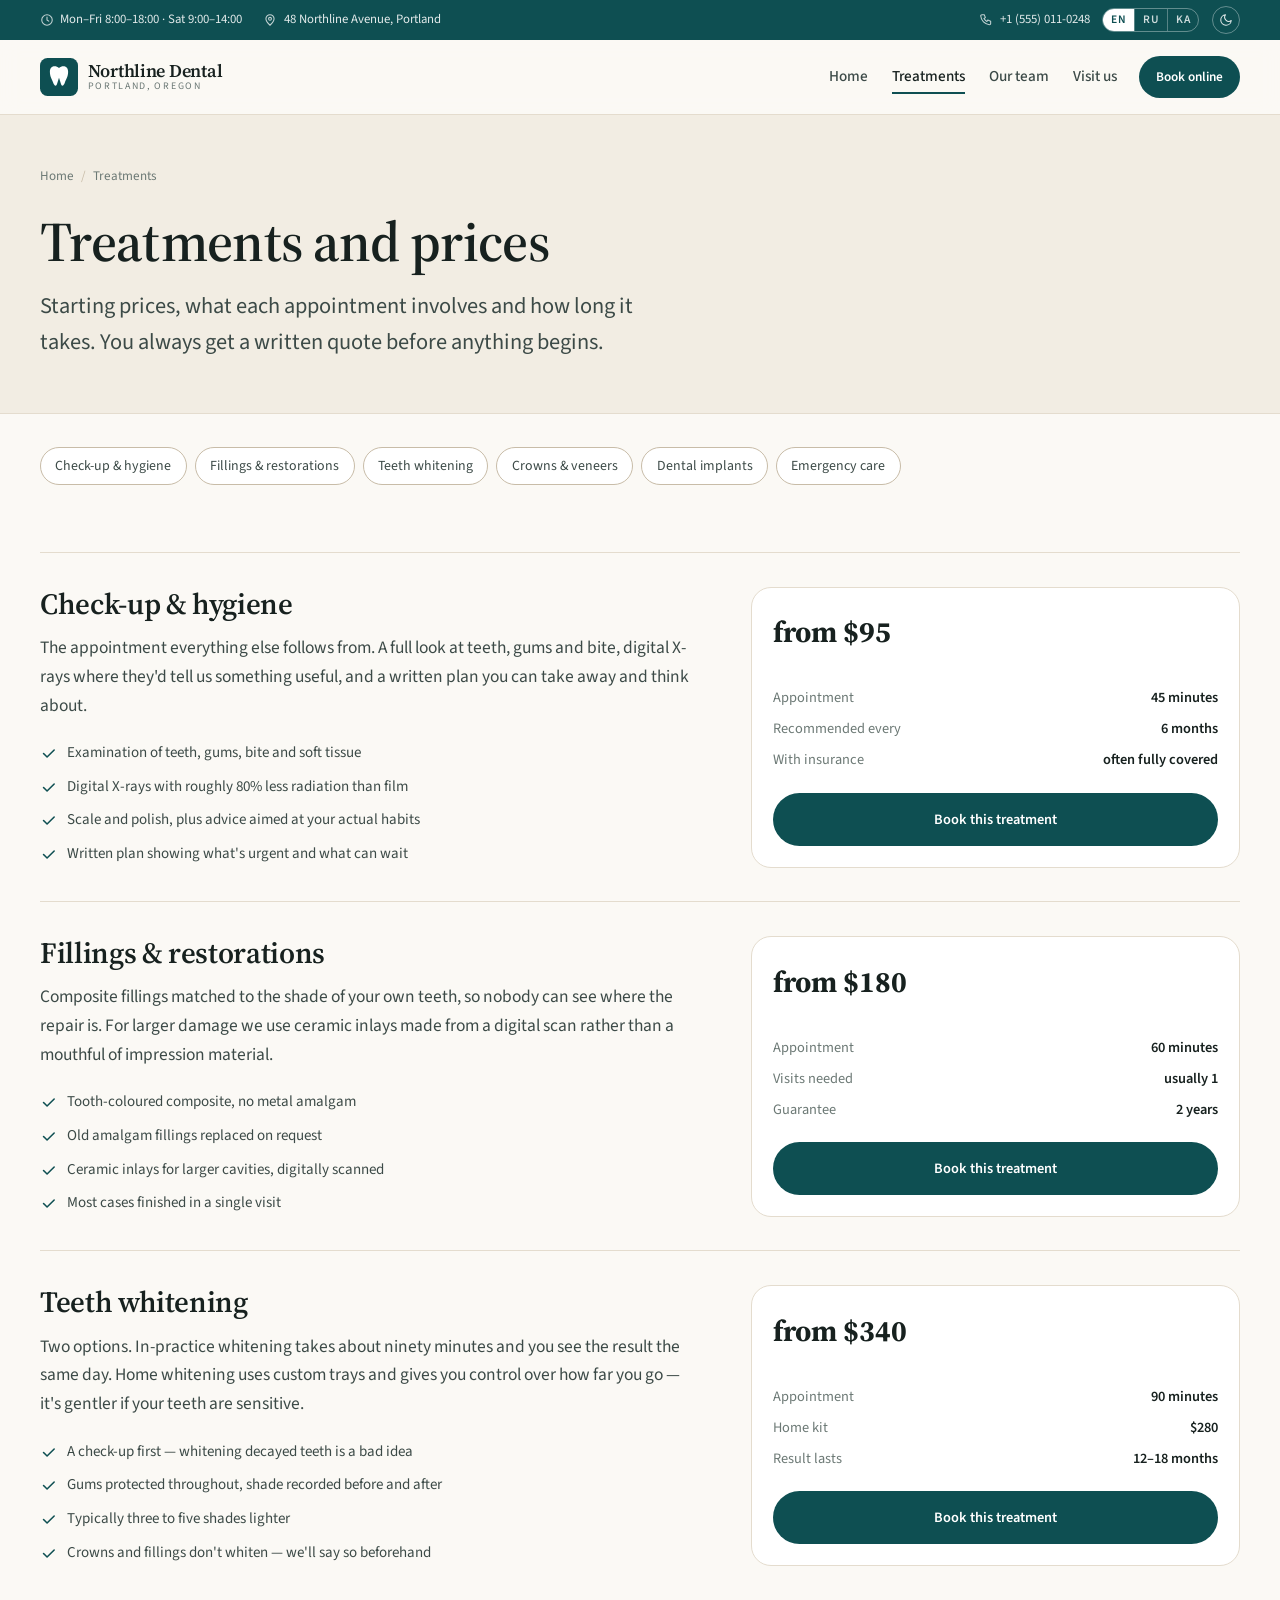
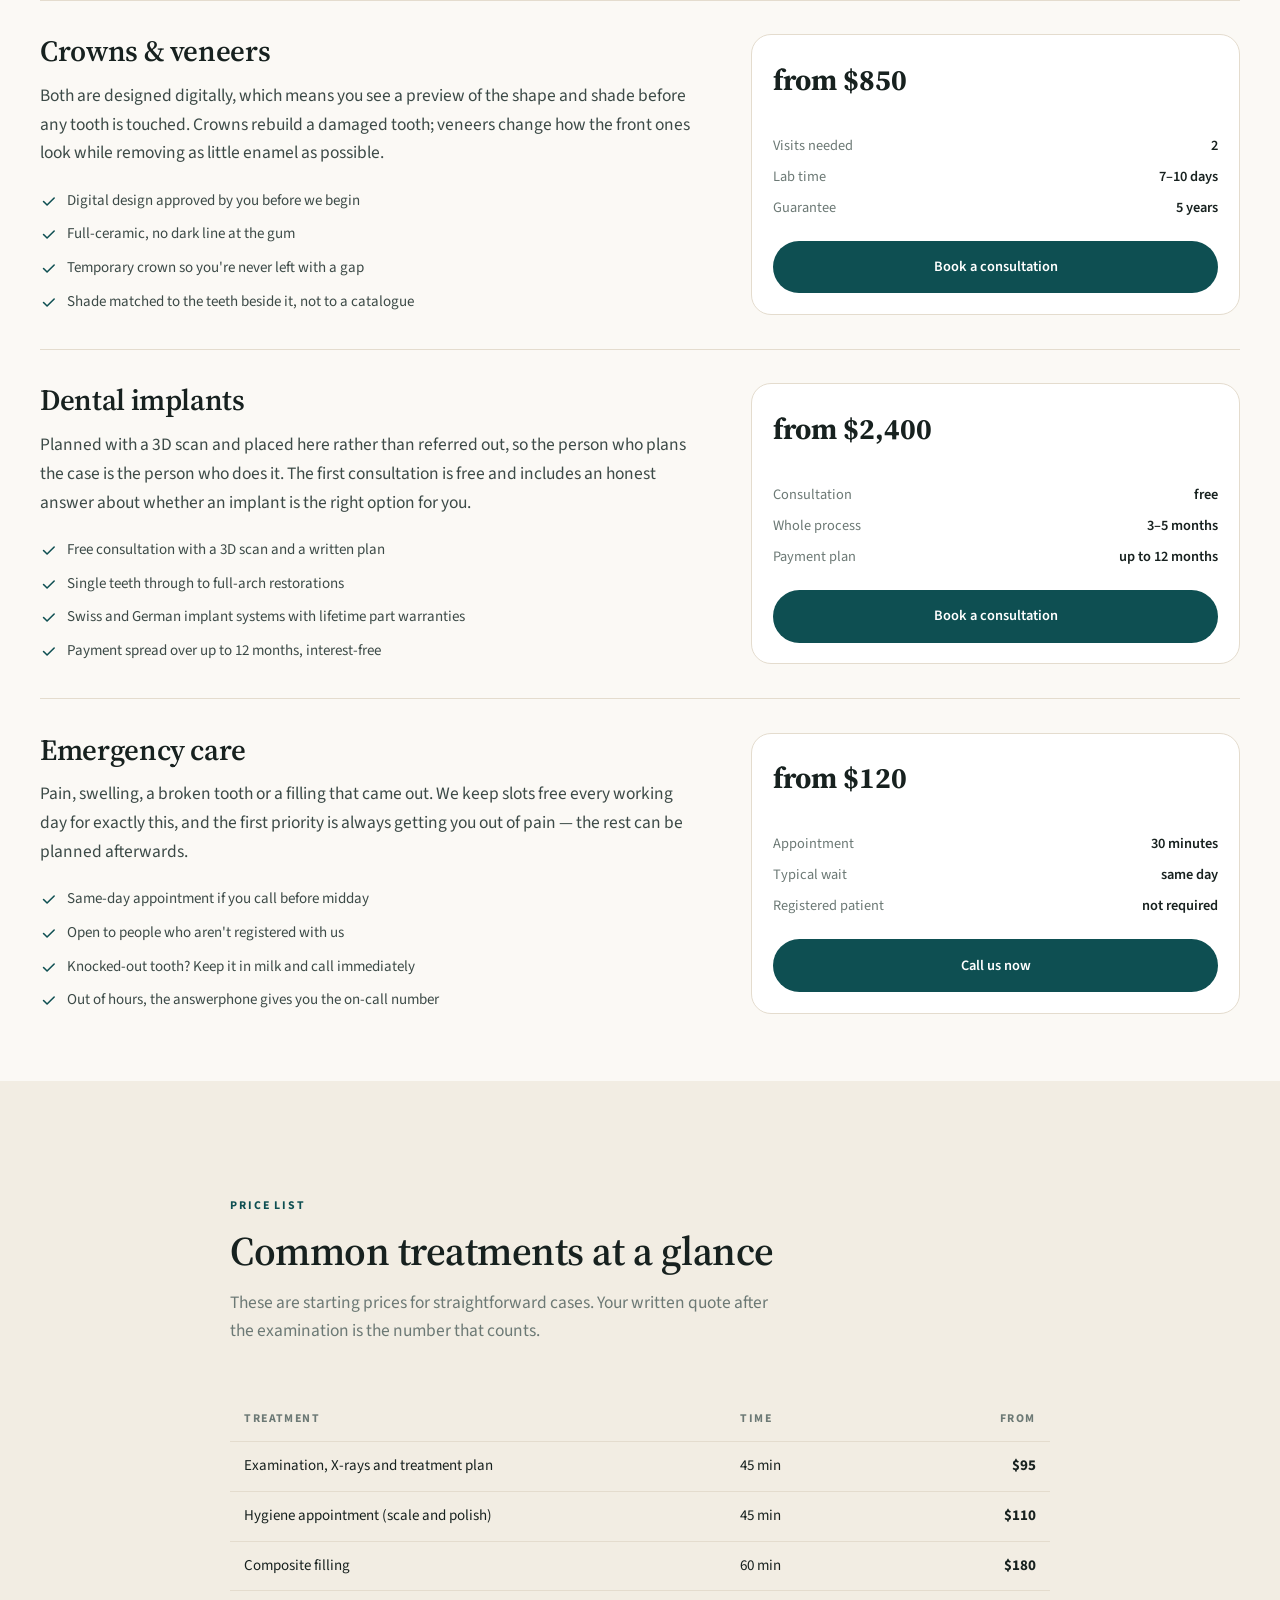
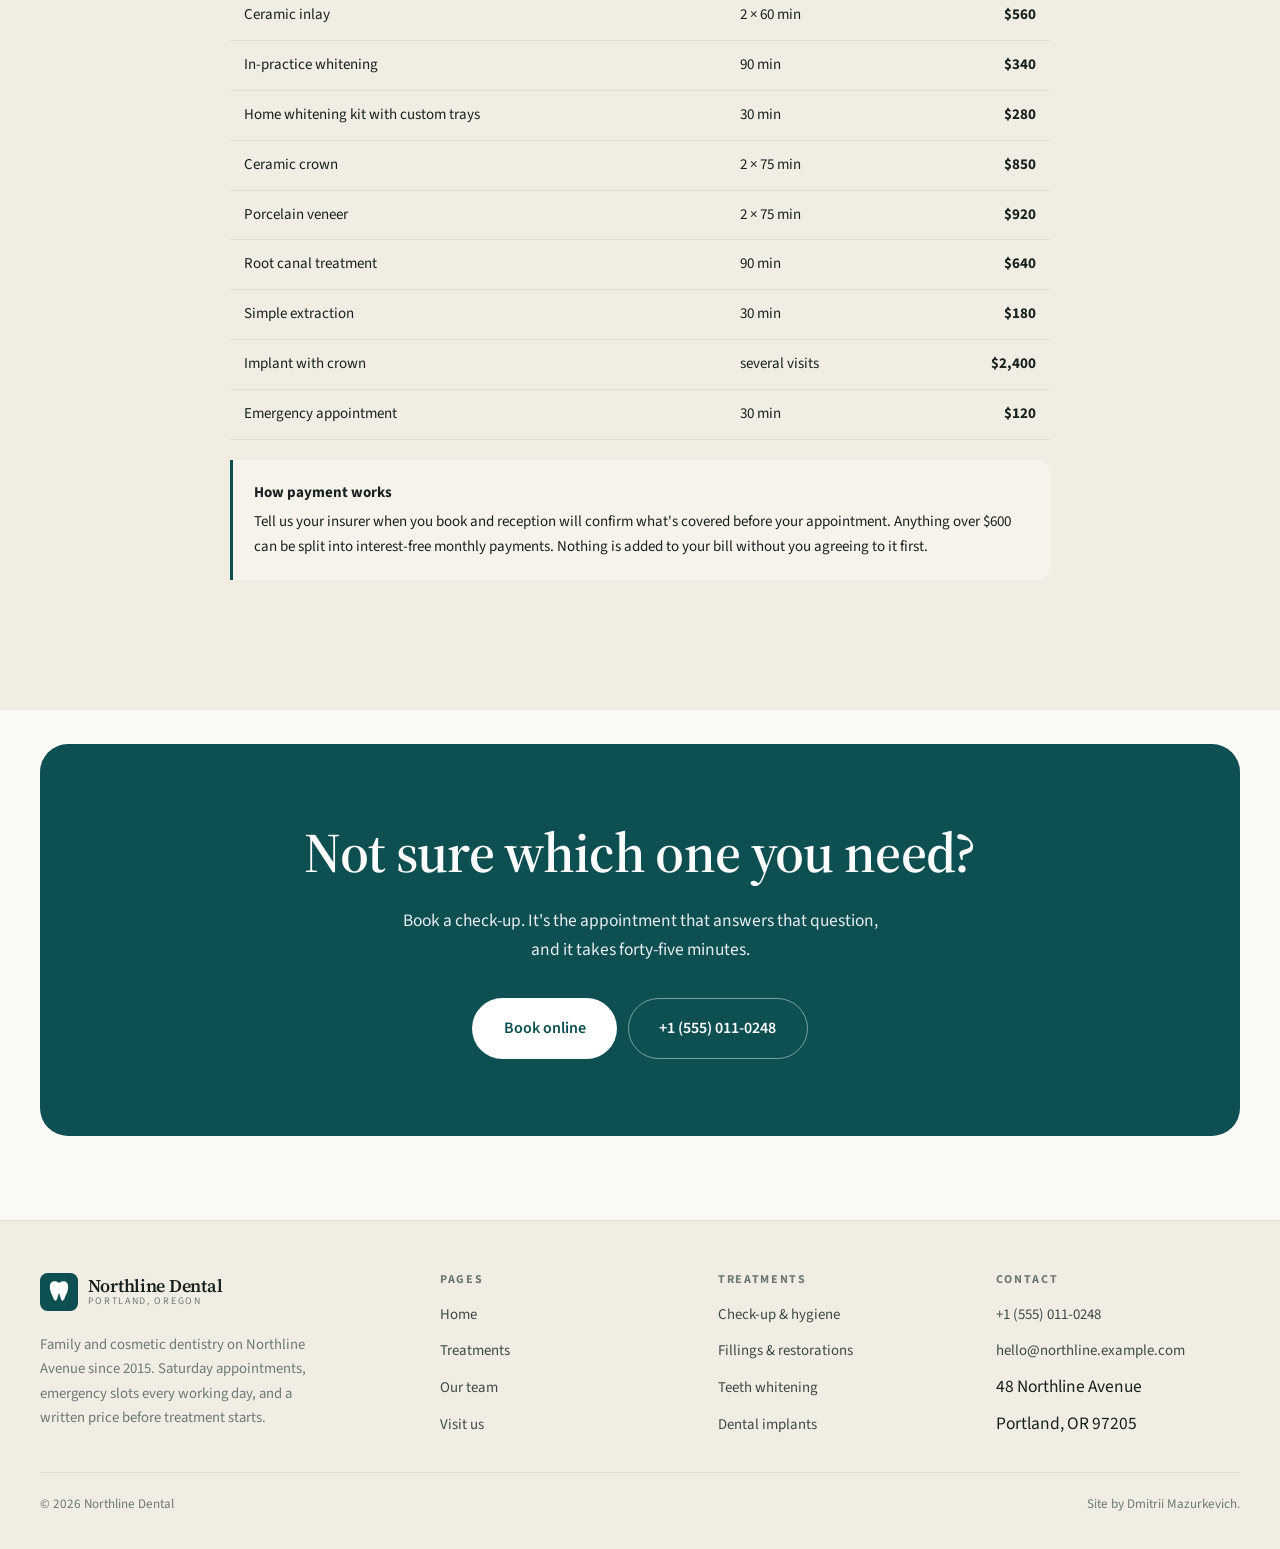
<file: services.html>
<!DOCTYPE html>
<html lang="en">
<head>
<meta charset="utf-8">
<meta name="viewport" content="width=device-width, initial-scale=1">
<title data-i18n="sv.metaTitle">Treatments &amp; prices — Northline Dental</title>
<meta name="description" data-i18n-attr="content:sv.metaDesc" content="Dental treatments and prices in Portland: check-ups, fillings, whitening, crowns and veneers, implants and emergency care. Written quote before treatment starts.">
<meta name="theme-color" content="#FBF9F5" media="(prefers-color-scheme: light)">
<meta name="theme-color" content="#121817" media="(prefers-color-scheme: dark)">
<link rel="canonical" href="https://dmitrii-mazurkevich.github.io/dental-clinic-website/services.html">
<link rel="alternate" hreflang="en" href="https://dmitrii-mazurkevich.github.io/dental-clinic-website/services.html?lang=en">
<link rel="alternate" hreflang="ru" href="https://dmitrii-mazurkevich.github.io/dental-clinic-website/services.html?lang=ru">
<link rel="alternate" hreflang="ka" href="https://dmitrii-mazurkevich.github.io/dental-clinic-website/services.html?lang=ka">
<link rel="icon" href="data:image/svg+xml,%3Csvg xmlns='http://www.w3.org/2000/svg' viewBox='0 0 100 100'%3E%3Crect width='100' height='100' rx='20' fill='%230E4F52'/%3E%3Cpath d='M50 26c-9-8-24-6-24 10 0 14 6 20 9 30 2 7 8 10 10 2l5-16 5 16c2 8 8 5 10-2 3-10 9-16 9-30 0-16-15-18-24-10z' fill='%23fff'/%3E%3C/svg%3E">
<link rel="preconnect" href="https://fonts.googleapis.com">
<link rel="preconnect" href="https://fonts.gstatic.com" crossorigin>
<link rel="stylesheet" href="https://fonts.googleapis.com/css2?family=Source+Sans+3:wght@400;500;600;700&family=Source+Serif+4:wght@400;600;700&family=Noto+Sans+Georgian:wght@400;500;700&family=Noto+Serif+Georgian:wght@400;600;700&display=swap">
<link rel="stylesheet" href="assets/css/main.css">
<script>
(function () {
  var d = document.documentElement, langs = ['en', 'ru', 'ka'], lang = null;
  var p = location.search.match(/[?&]lang=([a-z]{2})/i);
  if (p && langs.indexOf(p[1].toLowerCase()) > -1) lang = p[1].toLowerCase();
  if (!lang) { try { var s = localStorage.getItem('nd-lang'); if (langs.indexOf(s) > -1) lang = s; } catch (e) {} }
  if (!lang) { lang = 'en'; }
  d.setAttribute('data-lang', lang);
  if (lang !== 'en') { d.className += ' i18n-pending'; setTimeout(function () { d.classList.remove('i18n-pending'); }, 1200); }
  try { var t = localStorage.getItem('nd-theme'); if (t) d.setAttribute('data-theme', t); } catch (e) {}
})();
</script>
</head>

<body>
<a class="skip-link" href="#main" data-i18n="nav.skip">Skip to content</a>

<div class="utility">
  <div class="container">
    <div class="utility__row">
      <div class="utility__left">
        <span class="utility__item">
          <svg viewBox="0 0 24 24" fill="none" stroke="currentColor" stroke-width="1.8" stroke-linecap="round" stroke-linejoin="round" aria-hidden="true"><circle cx="12" cy="12" r="9"/><path d="M12 7v5l3 2"/></svg>
          <span data-i18n="util.hours">Mon–Fri 8:00–18:00 · Sat 9:00–14:00</span>
        </span>
        <span class="utility__item">
          <svg viewBox="0 0 24 24" fill="none" stroke="currentColor" stroke-width="1.8" stroke-linecap="round" stroke-linejoin="round" aria-hidden="true"><path d="M12 21s7-6.3 7-11a7 7 0 1 0-14 0c0 4.7 7 11 7 11z"/><circle cx="12" cy="10" r="2.5"/></svg>
          <span>48 Northline Avenue, Portland</span>
        </span>
      </div>
      <div class="utility__right">
        <a class="utility__item" href="tel:+15550110248">
          <svg viewBox="0 0 24 24" fill="none" stroke="currentColor" stroke-width="1.8" stroke-linecap="round" stroke-linejoin="round" aria-hidden="true"><path d="M5 3h4l2 5-2.5 1.5a12 12 0 0 0 5 5L15 12l5 2v4a2 2 0 0 1-2.2 2A16 16 0 0 1 3 5.2 2 2 0 0 1 5 3z"/></svg>
          +1 (555) 011-0248
        </a>
        <div class="lang" role="group" aria-label="Language">
          <button type="button" data-lang="en" aria-pressed="true">EN</button>
          <button type="button" data-lang="ru" aria-pressed="false">RU</button>
          <button type="button" data-lang="ka" aria-pressed="false">KA</button>
        </div>
        <button class="icon-btn theme-toggle" type="button" data-i18n-attr="aria-label:util.theme" aria-label="Switch colour theme">
          <svg class="icon-moon" viewBox="0 0 24 24" fill="none" stroke="currentColor" stroke-width="1.8" stroke-linecap="round" stroke-linejoin="round" aria-hidden="true"><path d="M21 12.8A9 9 0 1 1 11.2 3a7 7 0 0 0 9.8 9.8z"/></svg>
          <svg class="icon-sun" viewBox="0 0 24 24" fill="none" stroke="currentColor" stroke-width="1.8" stroke-linecap="round" stroke-linejoin="round" aria-hidden="true"><circle cx="12" cy="12" r="4"/><path d="M12 2v2M12 20v2M4.9 4.9l1.4 1.4M17.7 17.7l1.4 1.4M2 12h2M20 12h2M4.9 19.1l1.4-1.4M17.7 6.3l1.4-1.4"/></svg>
        </button>
      </div>
    </div>
  </div>
</div>

<header class="site-header">
  <div class="container">
    <nav class="nav" aria-label="Main">
      <a class="logo" href="index.html">
        <svg class="logo__mark" viewBox="0 0 100 100" aria-hidden="true">
          <rect width="100" height="100" rx="20" fill="var(--accent)"/>
          <path d="M50 26c-9-8-24-6-24 10 0 14 6 20 9 30 2 7 8 10 10 2l5-16 5 16c2 8 8 5 10-2 3-10 9-16 9-30 0-16-15-18-24-10z" fill="var(--accent-ink)"/>
        </svg>
        <span class="logo__text">
          <span class="logo__name">Northline Dental</span>
          <span class="logo__sub" data-i18n="logo.sub">Portland, Oregon</span>
        </span>
      </a>
      <ul class="nav__list">
        <li><a href="index.html" data-i18n="nav.home">Home</a></li>
        <li><a href="services.html" aria-current="page" data-i18n="nav.services">Treatments</a></li>
        <li><a href="index.html#team" data-i18n="nav.team">Our team</a></li>
        <li><a href="contact.html" data-i18n="nav.contact">Visit us</a></li>
      </ul>
      <div class="nav__actions">
        <div class="lang lang--mobile" role="group" aria-label="Language">
          <button type="button" data-lang="en" aria-pressed="true">EN</button>
          <button type="button" data-lang="ru" aria-pressed="false">RU</button>
          <button type="button" data-lang="ka" aria-pressed="false">KA</button>
        </div>
        <button class="icon-btn nav-toggle" type="button" aria-expanded="false" aria-controls="mobile-menu" data-i18n-attr="aria-label:nav.menu" aria-label="Open menu">
          <svg viewBox="0 0 24 24" fill="none" stroke="currentColor" stroke-width="1.8" stroke-linecap="round" aria-hidden="true"><path d="M4 7h16M4 12h16M4 17h16"/></svg>
        </button>
        <a class="btn btn--sm nav__book" href="booking.html" data-i18n="nav.book">Book online</a>
      </div>
    </nav>
  </div>
</header>

<div class="mobile-menu" id="mobile-menu">
  <a href="index.html" data-i18n="nav.home">Home</a>
  <a href="services.html" data-i18n="nav.services">Treatments</a>
  <a href="index.html#team" data-i18n="nav.team">Our team</a>
  <a href="contact.html" data-i18n="nav.contact">Visit us</a>
  <div class="mobile-menu__foot">
    <p class="mobile-menu__hours" data-i18n="util.hours">Mon–Fri 8:00–18:00 · Sat 9:00–14:00</p>
    <a class="btn btn--outline" href="tel:+15550110248">+1 (555) 011-0248</a>
    <a class="btn" href="booking.html" data-i18n="nav.book">Book online</a>
    <button class="btn btn--quiet theme-toggle" type="button">
      <svg class="icon-moon" viewBox="0 0 24 24" fill="none" stroke="currentColor" stroke-width="1.8" stroke-linecap="round" stroke-linejoin="round" aria-hidden="true"><path d="M21 12.8A9 9 0 1 1 11.2 3a7 7 0 0 0 9.8 9.8z"/></svg>
      <svg class="icon-sun" viewBox="0 0 24 24" fill="none" stroke="currentColor" stroke-width="1.8" stroke-linecap="round" stroke-linejoin="round" aria-hidden="true"><circle cx="12" cy="12" r="4"/><path d="M12 2v2M12 20v2M4.9 4.9l1.4 1.4M17.7 17.7l1.4 1.4M2 12h2M20 12h2M4.9 19.1l1.4-1.4M17.7 6.3l1.4-1.4"/></svg>
      <span data-i18n="util.theme">Switch colour theme</span>
    </button>
  </div>
</div>

<main id="main">

  <section class="page-head">
    <div class="container">
      <ul class="breadcrumb">
        <li><a href="index.html" data-i18n="nav.home">Home</a></li>
        <li data-i18n="nav.services">Treatments</li>
      </ul>
      <h1 class="page-head__title" data-i18n="sv.title">Treatments and prices</h1>
      <p class="page-head__lede" data-i18n="sv.lede">
        Starting prices, what each appointment involves and how long it takes. You always get a
        written quote before anything begins.
      </p>
    </div>
  </section>

  <section class="section--tight">
    <div class="container">
      <nav class="chips-nav" data-i18n-attr="aria-label:sv.jump" aria-label="Jump to a treatment">
        <a href="#checkup" data-i18n="svc.1t">Check-up &amp; hygiene</a>
        <a href="#fillings" data-i18n="svc.2t">Fillings &amp; restorations</a>
        <a href="#whitening" data-i18n="svc.3t">Teeth whitening</a>
        <a href="#crowns" data-i18n="svc.4t">Crowns &amp; veneers</a>
        <a href="#implants" data-i18n="svc.5t">Dental implants</a>
        <a href="#emergency" data-i18n="svc.6t">Emergency care</a>
      </nav>
    </div>
  </section>

  <section class="section--tight">
    <div class="container">

      <!-- CHECK-UP -->
      <article class="treat" id="checkup">
        <div class="treat__grid">
          <div>
            <h2 data-i18n="svc.1t">Check-up &amp; hygiene</h2>
            <p class="treat__lede" data-i18n="sv.1lede">
              The appointment everything else follows from. A full look at teeth, gums and bite,
              digital X-rays where they'd tell us something useful, and a written plan you can
              take away and think about.
            </p>
            <ul class="treat__list">
              <li><svg viewBox="0 0 24 24" fill="none" stroke="currentColor" stroke-width="2.2" stroke-linecap="round" stroke-linejoin="round" aria-hidden="true"><path d="m5 12 5 5L20 7"/></svg><span data-i18n="sv.1l1">Examination of teeth, gums, bite and soft tissue</span></li>
              <li><svg viewBox="0 0 24 24" fill="none" stroke="currentColor" stroke-width="2.2" stroke-linecap="round" stroke-linejoin="round" aria-hidden="true"><path d="m5 12 5 5L20 7"/></svg><span data-i18n="sv.1l2">Digital X-rays with roughly 80% less radiation than film</span></li>
              <li><svg viewBox="0 0 24 24" fill="none" stroke="currentColor" stroke-width="2.2" stroke-linecap="round" stroke-linejoin="round" aria-hidden="true"><path d="m5 12 5 5L20 7"/></svg><span data-i18n="sv.1l3">Scale and polish, plus advice aimed at your actual habits</span></li>
              <li><svg viewBox="0 0 24 24" fill="none" stroke="currentColor" stroke-width="2.2" stroke-linecap="round" stroke-linejoin="round" aria-hidden="true"><path d="m5 12 5 5L20 7"/></svg><span data-i18n="sv.1l4">Written plan showing what's urgent and what can wait</span></li>
            </ul>
          </div>
          <aside class="treat__card">
            <p class="treat__price"><span data-i18n="svc.from">from</span> $95</p>
            <ul class="treat__meta">
              <li><span data-i18n="sv.duration">Appointment</span><b data-i18n="bk.dur45">45 minutes</b></li>
              <li><span data-i18n="sv.recall">Recommended every</span><b data-i18n="sv.months6">6 months</b></li>
              <li><span data-i18n="sv.insured">With insurance</span><b data-i18n="sv.oftenFull">often fully covered</b></li>
            </ul>
            <a class="btn btn--block" href="booking.html" data-i18n="sv.bookThis">Book this treatment</a>
          </aside>
        </div>
      </article>

      <!-- FILLINGS -->
      <article class="treat" id="fillings">
        <div class="treat__grid">
          <div>
            <h2 data-i18n="svc.2t">Fillings &amp; restorations</h2>
            <p class="treat__lede" data-i18n="sv.2lede">
              Composite fillings matched to the shade of your own teeth, so nobody can see where
              the repair is. For larger damage we use ceramic inlays made from a digital scan
              rather than a mouthful of impression material.
            </p>
            <ul class="treat__list">
              <li><svg viewBox="0 0 24 24" fill="none" stroke="currentColor" stroke-width="2.2" stroke-linecap="round" stroke-linejoin="round" aria-hidden="true"><path d="m5 12 5 5L20 7"/></svg><span data-i18n="sv.2l1">Tooth-coloured composite, no metal amalgam</span></li>
              <li><svg viewBox="0 0 24 24" fill="none" stroke="currentColor" stroke-width="2.2" stroke-linecap="round" stroke-linejoin="round" aria-hidden="true"><path d="m5 12 5 5L20 7"/></svg><span data-i18n="sv.2l2">Old amalgam fillings replaced on request</span></li>
              <li><svg viewBox="0 0 24 24" fill="none" stroke="currentColor" stroke-width="2.2" stroke-linecap="round" stroke-linejoin="round" aria-hidden="true"><path d="m5 12 5 5L20 7"/></svg><span data-i18n="sv.2l3">Ceramic inlays for larger cavities, digitally scanned</span></li>
              <li><svg viewBox="0 0 24 24" fill="none" stroke="currentColor" stroke-width="2.2" stroke-linecap="round" stroke-linejoin="round" aria-hidden="true"><path d="m5 12 5 5L20 7"/></svg><span data-i18n="sv.2l4">Most cases finished in a single visit</span></li>
            </ul>
          </div>
          <aside class="treat__card">
            <p class="treat__price"><span data-i18n="svc.from">from</span> $180</p>
            <ul class="treat__meta">
              <li><span data-i18n="sv.duration">Appointment</span><b data-i18n="bk.dur60">60 minutes</b></li>
              <li><span data-i18n="sv.visits">Visits needed</span><b data-i18n="sv.usually1">usually 1</b></li>
              <li><span data-i18n="sv.guarantee">Guarantee</span><b data-i18n="sv.years2">2 years</b></li>
            </ul>
            <a class="btn btn--block" href="booking.html" data-i18n="sv.bookThis">Book this treatment</a>
          </aside>
        </div>
      </article>

      <!-- WHITENING -->
      <article class="treat" id="whitening">
        <div class="treat__grid">
          <div>
            <h2 data-i18n="svc.3t">Teeth whitening</h2>
            <p class="treat__lede" data-i18n="sv.3lede">
              Two options. In-practice whitening takes about ninety minutes and you see the
              result the same day. Home whitening uses custom trays and gives you control over
              how far you go — it's gentler if your teeth are sensitive.
            </p>
            <ul class="treat__list">
              <li><svg viewBox="0 0 24 24" fill="none" stroke="currentColor" stroke-width="2.2" stroke-linecap="round" stroke-linejoin="round" aria-hidden="true"><path d="m5 12 5 5L20 7"/></svg><span data-i18n="sv.3l1">A check-up first — whitening decayed teeth is a bad idea</span></li>
              <li><svg viewBox="0 0 24 24" fill="none" stroke="currentColor" stroke-width="2.2" stroke-linecap="round" stroke-linejoin="round" aria-hidden="true"><path d="m5 12 5 5L20 7"/></svg><span data-i18n="sv.3l2">Gums protected throughout, shade recorded before and after</span></li>
              <li><svg viewBox="0 0 24 24" fill="none" stroke="currentColor" stroke-width="2.2" stroke-linecap="round" stroke-linejoin="round" aria-hidden="true"><path d="m5 12 5 5L20 7"/></svg><span data-i18n="sv.3l3">Typically three to five shades lighter</span></li>
              <li><svg viewBox="0 0 24 24" fill="none" stroke="currentColor" stroke-width="2.2" stroke-linecap="round" stroke-linejoin="round" aria-hidden="true"><path d="m5 12 5 5L20 7"/></svg><span data-i18n="sv.3l4">Crowns and fillings don't whiten — we'll say so beforehand</span></li>
            </ul>
          </div>
          <aside class="treat__card">
            <p class="treat__price"><span data-i18n="svc.from">from</span> $340</p>
            <ul class="treat__meta">
              <li><span data-i18n="sv.duration">Appointment</span><b data-i18n="bk.dur90">90 minutes</b></li>
              <li><span data-i18n="sv.home">Home kit</span><b>$280</b></li>
              <li><span data-i18n="sv.lasts">Result lasts</span><b data-i18n="sv.months18">12–18 months</b></li>
            </ul>
            <a class="btn btn--block" href="booking.html" data-i18n="sv.bookThis">Book this treatment</a>
          </aside>
        </div>
      </article>

      <!-- CROWNS -->
      <article class="treat" id="crowns">
        <div class="treat__grid">
          <div>
            <h2 data-i18n="svc.4t">Crowns &amp; veneers</h2>
            <p class="treat__lede" data-i18n="sv.4lede">
              Both are designed digitally, which means you see a preview of the shape and shade
              before any tooth is touched. Crowns rebuild a damaged tooth; veneers change how the
              front ones look while removing as little enamel as possible.
            </p>
            <ul class="treat__list">
              <li><svg viewBox="0 0 24 24" fill="none" stroke="currentColor" stroke-width="2.2" stroke-linecap="round" stroke-linejoin="round" aria-hidden="true"><path d="m5 12 5 5L20 7"/></svg><span data-i18n="sv.4l1">Digital design approved by you before we begin</span></li>
              <li><svg viewBox="0 0 24 24" fill="none" stroke="currentColor" stroke-width="2.2" stroke-linecap="round" stroke-linejoin="round" aria-hidden="true"><path d="m5 12 5 5L20 7"/></svg><span data-i18n="sv.4l2">Full-ceramic, no dark line at the gum</span></li>
              <li><svg viewBox="0 0 24 24" fill="none" stroke="currentColor" stroke-width="2.2" stroke-linecap="round" stroke-linejoin="round" aria-hidden="true"><path d="m5 12 5 5L20 7"/></svg><span data-i18n="sv.4l3">Temporary crown so you're never left with a gap</span></li>
              <li><svg viewBox="0 0 24 24" fill="none" stroke="currentColor" stroke-width="2.2" stroke-linecap="round" stroke-linejoin="round" aria-hidden="true"><path d="m5 12 5 5L20 7"/></svg><span data-i18n="sv.4l4">Shade matched to the teeth beside it, not to a catalogue</span></li>
            </ul>
          </div>
          <aside class="treat__card">
            <p class="treat__price"><span data-i18n="svc.from">from</span> $850</p>
            <ul class="treat__meta">
              <li><span data-i18n="sv.visits">Visits needed</span><b>2</b></li>
              <li><span data-i18n="sv.lab">Lab time</span><b data-i18n="sv.days7">7–10 days</b></li>
              <li><span data-i18n="sv.guarantee">Guarantee</span><b data-i18n="sv.years5">5 years</b></li>
            </ul>
            <a class="btn btn--block" href="booking.html" data-i18n="sv.bookConsult">Book a consultation</a>
          </aside>
        </div>
      </article>

      <!-- IMPLANTS -->
      <article class="treat" id="implants">
        <div class="treat__grid">
          <div>
            <h2 data-i18n="svc.5t">Dental implants</h2>
            <p class="treat__lede" data-i18n="sv.5lede">
              Planned with a 3D scan and placed here rather than referred out, so the person who
              plans the case is the person who does it. The first consultation is free and
              includes an honest answer about whether an implant is the right option for you.
            </p>
            <ul class="treat__list">
              <li><svg viewBox="0 0 24 24" fill="none" stroke="currentColor" stroke-width="2.2" stroke-linecap="round" stroke-linejoin="round" aria-hidden="true"><path d="m5 12 5 5L20 7"/></svg><span data-i18n="sv.5l1">Free consultation with a 3D scan and a written plan</span></li>
              <li><svg viewBox="0 0 24 24" fill="none" stroke="currentColor" stroke-width="2.2" stroke-linecap="round" stroke-linejoin="round" aria-hidden="true"><path d="m5 12 5 5L20 7"/></svg><span data-i18n="sv.5l2">Single teeth through to full-arch restorations</span></li>
              <li><svg viewBox="0 0 24 24" fill="none" stroke="currentColor" stroke-width="2.2" stroke-linecap="round" stroke-linejoin="round" aria-hidden="true"><path d="m5 12 5 5L20 7"/></svg><span data-i18n="sv.5l3">Swiss and German implant systems with lifetime part warranties</span></li>
              <li><svg viewBox="0 0 24 24" fill="none" stroke="currentColor" stroke-width="2.2" stroke-linecap="round" stroke-linejoin="round" aria-hidden="true"><path d="m5 12 5 5L20 7"/></svg><span data-i18n="sv.5l4">Payment spread over up to 12 months, interest-free</span></li>
            </ul>
          </div>
          <aside class="treat__card">
            <p class="treat__price"><span data-i18n="svc.from">from</span> $2,400</p>
            <ul class="treat__meta">
              <li><span data-i18n="sv.consultation">Consultation</span><b data-i18n="bk.free">free</b></li>
              <li><span data-i18n="sv.total">Whole process</span><b data-i18n="sv.months4">3–5 months</b></li>
              <li><span data-i18n="sv.payment">Payment plan</span><b data-i18n="sv.upto12">up to 12 months</b></li>
            </ul>
            <a class="btn btn--block" href="booking.html" data-i18n="sv.bookConsult">Book a consultation</a>
          </aside>
        </div>
      </article>

      <!-- EMERGENCY -->
      <article class="treat" id="emergency">
        <div class="treat__grid">
          <div>
            <h2 data-i18n="svc.6t">Emergency care</h2>
            <p class="treat__lede" data-i18n="sv.6lede">
              Pain, swelling, a broken tooth or a filling that came out. We keep slots free every
              working day for exactly this, and the first priority is always getting you out of
              pain — the rest can be planned afterwards.
            </p>
            <ul class="treat__list">
              <li><svg viewBox="0 0 24 24" fill="none" stroke="currentColor" stroke-width="2.2" stroke-linecap="round" stroke-linejoin="round" aria-hidden="true"><path d="m5 12 5 5L20 7"/></svg><span data-i18n="sv.6l1">Same-day appointment if you call before midday</span></li>
              <li><svg viewBox="0 0 24 24" fill="none" stroke="currentColor" stroke-width="2.2" stroke-linecap="round" stroke-linejoin="round" aria-hidden="true"><path d="m5 12 5 5L20 7"/></svg><span data-i18n="sv.6l2">Open to people who aren't registered with us</span></li>
              <li><svg viewBox="0 0 24 24" fill="none" stroke="currentColor" stroke-width="2.2" stroke-linecap="round" stroke-linejoin="round" aria-hidden="true"><path d="m5 12 5 5L20 7"/></svg><span data-i18n="sv.6l3">Knocked-out tooth? Keep it in milk and call immediately</span></li>
              <li><svg viewBox="0 0 24 24" fill="none" stroke="currentColor" stroke-width="2.2" stroke-linecap="round" stroke-linejoin="round" aria-hidden="true"><path d="m5 12 5 5L20 7"/></svg><span data-i18n="sv.6l4">Out of hours, the answerphone gives you the on-call number</span></li>
            </ul>
          </div>
          <aside class="treat__card">
            <p class="treat__price"><span data-i18n="svc.from">from</span> $120</p>
            <ul class="treat__meta">
              <li><span data-i18n="sv.duration">Appointment</span><b data-i18n="bk.dur30">30 minutes</b></li>
              <li><span data-i18n="sv.wait">Typical wait</span><b data-i18n="sv.sameDay">same day</b></li>
              <li><span data-i18n="sv.registered">Registered patient</span><b data-i18n="sv.notRequired">not required</b></li>
            </ul>
            <a class="btn btn--block" href="tel:+15550110248" data-i18n="sv.callNow">Call us now</a>
          </aside>
        </div>
      </article>

    </div>
  </section>

  <!-- PRICE TABLE -->
  <section class="section section--alt">
    <div class="container container--narrow">
      <div class="section-head reveal">
        <p class="eyebrow" data-i18n="sv.priceEyebrow">Price list</p>
        <h2 class="section-title" data-i18n="sv.priceTitle">Common treatments at a glance</h2>
        <p class="section-lede" data-i18n="sv.priceLede">
          These are starting prices for straightforward cases. Your written quote after the
          examination is the number that counts.
        </p>
      </div>

      <div class="table-wrap reveal">
        <table class="price">
          <thead>
            <tr>
              <th scope="col" data-i18n="sv.thTreat">Treatment</th>
              <th scope="col" data-i18n="sv.thTime">Time</th>
              <th scope="col" data-i18n="sv.thPrice">From</th>
            </tr>
          </thead>
          <tbody>
            <tr><td data-i18n="sv.r1">Examination, X-rays and treatment plan</td><td>45 min</td><td><strong>$95</strong></td></tr>
            <tr><td data-i18n="sv.r2">Hygiene appointment (scale and polish)</td><td>45 min</td><td><strong>$110</strong></td></tr>
            <tr><td data-i18n="sv.r3">Composite filling</td><td>60 min</td><td><strong>$180</strong></td></tr>
            <tr><td data-i18n="sv.r4">Ceramic inlay</td><td>2 × 60 min</td><td><strong>$560</strong></td></tr>
            <tr><td data-i18n="sv.r5">In-practice whitening</td><td>90 min</td><td><strong>$340</strong></td></tr>
            <tr><td data-i18n="sv.r6">Home whitening kit with custom trays</td><td>30 min</td><td><strong>$280</strong></td></tr>
            <tr><td data-i18n="sv.r7">Ceramic crown</td><td>2 × 75 min</td><td><strong>$850</strong></td></tr>
            <tr><td data-i18n="sv.r8">Porcelain veneer</td><td>2 × 75 min</td><td><strong>$920</strong></td></tr>
            <tr><td data-i18n="sv.r9">Root canal treatment</td><td>90 min</td><td><strong>$640</strong></td></tr>
            <tr><td data-i18n="sv.r10">Simple extraction</td><td>30 min</td><td><strong>$180</strong></td></tr>
            <tr><td data-i18n="sv.r11">Implant with crown</td><td data-i18n="sv.several">several visits</td><td><strong>$2,400</strong></td></tr>
            <tr><td data-i18n="sv.r12">Emergency appointment</td><td>30 min</td><td><strong>$120</strong></td></tr>
          </tbody>
        </table>
      </div>

      <div class="note reveal">
        <strong data-i18n="sv.noteT">How payment works</strong>
        <span data-i18n="sv.noteB">Tell us your insurer when you book and reception will confirm what's covered before
        your appointment. Anything over $600 can be split into interest-free monthly payments.
        Nothing is added to your bill without you agreeing to it first.</span>
      </div>
    </div>
  </section>

  <section class="section--tight">
    <div class="container">
      <div class="cta-band reveal">
        <h2 data-i18n="sv.ctaTitle">Not sure which one you need?</h2>
        <p data-i18n="sv.ctaLede">
          Book a check-up. It's the appointment that answers that question, and it takes
          forty-five minutes.
        </p>
        <div class="center-actions">
          <a class="btn btn--lg" href="booking.html" data-i18n="nav.book">Book online</a>
          <a class="btn btn--outline btn--lg" href="tel:+15550110248">+1 (555) 011-0248</a>
        </div>
      </div>
    </div>
  </section>

</main>

<footer class="site-footer">
  <div class="container">
    <div class="footer__grid">
      <div>
        <a class="logo" href="index.html">
          <svg class="logo__mark" viewBox="0 0 100 100" aria-hidden="true">
            <rect width="100" height="100" rx="20" fill="var(--accent)"/>
            <path d="M50 26c-9-8-24-6-24 10 0 14 6 20 9 30 2 7 8 10 10 2l5-16 5 16c2 8 8 5 10-2 3-10 9-16 9-30 0-16-15-18-24-10z" fill="var(--accent-ink)"/>
          </svg>
          <span class="logo__text">
            <span class="logo__name">Northline Dental</span>
            <span class="logo__sub" data-i18n="logo.sub">Portland, Oregon</span>
          </span>
        </a>
        <p class="footer__about" data-i18n="foot.about">
          Family and cosmetic dentistry on Northline Avenue since 2015. Saturday appointments,
          emergency slots every working day, and a written price before treatment starts.
        </p>
      </div>
      <div>
        <h4 data-i18n="foot.pages">Pages</h4>
        <ul>
          <li><a href="index.html" data-i18n="nav.home">Home</a></li>
          <li><a href="services.html" data-i18n="nav.services">Treatments</a></li>
          <li><a href="index.html#team" data-i18n="nav.team">Our team</a></li>
          <li><a href="contact.html" data-i18n="nav.contact">Visit us</a></li>
        </ul>
      </div>
      <div>
        <h4 data-i18n="foot.treatments">Treatments</h4>
        <ul>
          <li><a href="#checkup" data-i18n="svc.1t">Check-up &amp; hygiene</a></li>
          <li><a href="#fillings" data-i18n="svc.2t">Fillings &amp; restorations</a></li>
          <li><a href="#whitening" data-i18n="svc.3t">Teeth whitening</a></li>
          <li><a href="#implants" data-i18n="svc.5t">Dental implants</a></li>
        </ul>
      </div>
      <div>
        <h4 data-i18n="foot.contact">Contact</h4>
        <ul>
          <li><a href="tel:+15550110248">+1 (555) 011-0248</a></li>
          <li><a href="mailto:hello@northline.example.com">hello@northline.example.com</a></li>
          <li>48 Northline Avenue</li>
          <li>Portland, OR 97205</li>
        </ul>
      </div>
    </div>
    <div class="footer__bottom">
      <span>© <span data-year>2026</span> Northline Dental</span>
      <span data-i18n="foot.demo">Site by Dmitrii Mazurkevich.</span>
    </div>
  </div>
</footer>

<div class="action-bar">
  <a class="btn btn--outline" href="tel:+15550110248">
    <svg viewBox="0 0 24 24" fill="none" stroke="currentColor" stroke-width="2" stroke-linecap="round" stroke-linejoin="round" aria-hidden="true"><path d="M5 3h4l2 5-2.5 1.5a12 12 0 0 0 5 5L15 12l5 2v4a2 2 0 0 1-2.2 2A16 16 0 0 1 3 5.2 2 2 0 0 1 5 3z"/></svg>
    <span data-i18n="bar.call">Call</span>
  </a>
  <a class="btn" href="booking.html" data-i18n="bar.book">Book online</a>
</div>

<script src="assets/js/i18n.js" defer></script>
<script src="assets/js/main.js" defer></script>
</body>
</html>
</file>
<file: assets/css/main.css>
/* ==========================================================================
   Northline Dental — stylesheet
   Local-business site. No frameworks, no build step.
   Design language is deliberately different from every other site in the
   portfolio: warm cream ground, deep petrol teal, serif headings.
   ========================================================================== */

/* --------------------------------------------------------------------------
   1. Tokens
   -------------------------------------------------------------------------- */

:root {
  color-scheme: light;

  --bg:           #FBF9F5;
  --bg-alt:       #F2EDE3;
  --surface:      #FFFFFF;
  --surface-2:    #F7F3EC;
  --ink:          #17211F;
  --ink-2:        #3C4A47;
  --muted:        #6C7975;
  --line:         #E4DCCE;
  --line-strong:  #C8BCA8;
  --accent:       #0E4F52;
  --accent-2:     #146A6D;
  --accent-ink:   #FFFFFF;
  --accent-soft:  #E1EDEC;
  --brass:        #96793E;
  --danger:       #9A3126;

  --font-display: "Source Serif 4", "Noto Serif Georgian", Georgia, "Times New Roman", serif;
  --font-sans:    "Source Sans 3", "Noto Sans Georgian", -apple-system, BlinkMacSystemFont, "Segoe UI", Arial, sans-serif;

  --step--1: clamp(0.83rem, 0.80rem + 0.14vw, 0.90rem);
  --step-0:  clamp(1.00rem, 0.97rem + 0.17vw, 1.09rem);
  --step-1:  clamp(1.18rem, 1.11rem + 0.36vw, 1.40rem);
  --step-2:  clamp(1.42rem, 1.28rem + 0.70vw, 1.85rem);
  --step-3:  clamp(1.75rem, 1.48rem + 1.32vw, 2.60rem);
  --step-4:  clamp(2.10rem, 1.62rem + 2.35vw, 3.50rem);
  --step-5:  clamp(2.45rem, 1.75rem + 3.45vw, 4.50rem);

  --sp-1: 0.4rem;
  --sp-2: 0.8rem;
  --sp-3: 1.3rem;
  --sp-4: 2.1rem;
  --sp-5: 3.2rem;
  --sp-6: 4.8rem;
  --sp-7: 6.8rem;

  --r-sm: 6px;
  --r-md: 12px;
  --r-lg: 20px;
  --r-xl: 28px;
  --r-full: 999px;

  --shadow-sm: 0 1px 2px rgba(23, 33, 31, 0.05), 0 3px 10px rgba(23, 33, 31, 0.05);
  --shadow-md: 0 2px 6px rgba(23, 33, 31, 0.06), 0 18px 40px rgba(23, 33, 31, 0.10);

  --container: 1200px;
  --util-h: 40px;
  --nav-h: 74px;
  --ease: cubic-bezier(0.25, 0.6, 0.35, 1);
}

:root[data-theme="dark"] {
  color-scheme: dark;
  --bg:          #121817;
  --bg-alt:      #182120;
  --surface:     #1B2524;
  --surface-2:   #212C2B;
  --ink:         #EDF1EF;
  --ink-2:       #C2CDCA;
  --muted:       #8A9793;
  --line:        #27332F;
  --line-strong: #3B4845;
  --accent:      #63BAB5;
  --accent-2:    #86CDC8;
  --accent-ink:  #07201F;
  --accent-soft: #14302F;
  --brass:       #C6A868;
  --danger:      #E3908A;
  --shadow-sm: 0 1px 2px rgba(0, 0, 0, 0.45);
  --shadow-md: 0 18px 44px rgba(0, 0, 0, 0.5);
}

@media (prefers-color-scheme: dark) {
  :root:not([data-theme="light"]) {
    color-scheme: dark;
    --bg:          #121817;
    --bg-alt:      #182120;
    --surface:     #1B2524;
    --surface-2:   #212C2B;
    --ink:         #EDF1EF;
    --ink-2:       #C2CDCA;
    --muted:       #8A9793;
    --line:        #27332F;
    --line-strong: #3B4845;
    --accent:      #63BAB5;
    --accent-2:    #86CDC8;
    --accent-ink:  #07201F;
    --accent-soft: #14302F;
    --brass:       #C6A868;
    --danger:      #E3908A;
    --shadow-sm: 0 1px 2px rgba(0, 0, 0, 0.45);
    --shadow-md: 0 18px 44px rgba(0, 0, 0, 0.5);
  }
}

/* --------------------------------------------------------------------------
   2. Reset & base
   -------------------------------------------------------------------------- */

*, *::before, *::after { box-sizing: border-box; }

html {
  -webkit-text-size-adjust: 100%;
  scroll-behavior: smooth;
  scroll-padding-top: calc(var(--nav-h) + 1rem);
}

@media (prefers-reduced-motion: reduce) {
  html { scroll-behavior: auto; }
  *, *::before, *::after {
    animation-duration: 0.01ms !important;
    animation-iteration-count: 1 !important;
    transition-duration: 0.01ms !important;
  }
}

body {
  margin: 0;
  background: var(--bg);
  color: var(--ink);
  font-family: var(--font-sans);
  font-size: var(--step-0);
  line-height: 1.65;
  -webkit-font-smoothing: antialiased;
  overflow-x: hidden;
}

img, svg, video { max-width: 100%; height: auto; display: block; }

h1, h2, h3, h4 {
  margin: 0;
  font-family: var(--font-display);
  font-weight: 600;
  line-height: 1.18;
  letter-spacing: -0.012em;
}

p { margin: 0 0 1em; }
p:last-child { margin-bottom: 0; }
a { color: inherit; text-underline-offset: 3px; }
ul, ol { margin: 0; padding: 0; }

:focus-visible { outline: 2px solid var(--accent); outline-offset: 3px; border-radius: 3px; }
::selection { background: var(--accent); color: var(--accent-ink); }

.skip-link {
  position: absolute; left: 1rem; top: -100px; z-index: 999;
  background: var(--accent); color: var(--accent-ink);
  padding: 0.7rem 1.1rem; border-radius: var(--r-sm);
  font-size: var(--step--1); font-weight: 600;
  transition: top 0.2s var(--ease);
}
.skip-link:focus { top: 1rem; }

.visually-hidden {
  position: absolute !important; width: 1px; height: 1px;
  padding: 0; margin: -1px; overflow: hidden;
  clip: rect(0 0 0 0); clip-path: inset(50%); white-space: nowrap;
}

/* --------------------------------------------------------------------------
   3. Layout
   -------------------------------------------------------------------------- */

.container { width: min(100% - 2.25rem, var(--container)); margin-inline: auto; }
.container--narrow { width: min(100% - 2.25rem, 820px); }

.section { padding-block: var(--sp-5); }
@media (min-width: 760px) { .section { padding-block: var(--sp-6); } }
@media (min-width: 1100px) { .section { padding-block: var(--sp-7); } }
.section--tight { padding-block: var(--sp-4); }
.section--alt { background: var(--bg-alt); }

.section-head { max-width: 62ch; margin-bottom: var(--sp-4); }
.section-head--center { margin-inline: auto; text-align: center; }
@media (min-width: 760px) { .section-head { margin-bottom: var(--sp-5); } }

.eyebrow {
  display: inline-block;
  font-size: 0.74rem; font-weight: 700;
  letter-spacing: 0.16em; text-transform: uppercase;
  color: var(--accent);
  margin-bottom: var(--sp-2);
}

.section-title { font-size: var(--step-3); text-wrap: balance; }
.section-lede { color: var(--muted); margin-top: var(--sp-2); font-size: var(--step-0); }

/* --------------------------------------------------------------------------
   4. Buttons
   -------------------------------------------------------------------------- */

.btn {
  --btn-bg: var(--accent);
  --btn-fg: var(--accent-ink);
  display: inline-flex; align-items: center; justify-content: center; gap: 0.5rem;
  padding: 0.85rem 1.5rem;
  background: var(--btn-bg); color: var(--btn-fg);
  border: 1px solid transparent; border-radius: var(--r-full);
  font: inherit; font-size: var(--step--1); font-weight: 600;
  text-decoration: none; cursor: pointer; text-align: center;
  transition: transform 0.16s var(--ease), background-color 0.16s var(--ease),
              border-color 0.16s var(--ease), color 0.16s var(--ease), box-shadow 0.16s var(--ease);
}
.btn:hover { transform: translateY(-1px); box-shadow: var(--shadow-md); }
.btn:active { transform: none; }
.btn[disabled] { opacity: 0.5; cursor: not-allowed; transform: none; box-shadow: none; }

.btn--outline { --btn-bg: transparent; --btn-fg: var(--accent); border-color: var(--accent); }
.btn--outline:hover { background: var(--accent-soft); box-shadow: none; }
.btn--quiet { --btn-bg: transparent; --btn-fg: var(--ink); border-color: var(--line-strong); }
.btn--quiet:hover { border-color: var(--ink); box-shadow: none; }
.btn--sm { padding: 0.55rem 1rem; font-size: 0.83rem; }
.btn--lg { padding: 1rem 1.9rem; font-size: 1rem; }
.btn--block { width: 100%; }
.btn svg { width: 16px; height: 16px; flex: none; }

/* --------------------------------------------------------------------------
   5. Header
   -------------------------------------------------------------------------- */

.utility {
  display: none;
  background: var(--accent);
  color: color-mix(in srgb, var(--accent-ink) 88%, transparent);
  font-size: 0.8rem;
}
.utility a { color: inherit; text-decoration: none; }
.utility a:hover { text-decoration: underline; }
.utility__row {
  height: var(--util-h);
  display: flex; align-items: center; justify-content: space-between; gap: var(--sp-3);
}
.utility__left { display: flex; align-items: center; gap: var(--sp-3); }
.utility__item { display: inline-flex; align-items: center; gap: 0.4rem; }
.utility__item svg { width: 14px; height: 14px; opacity: 0.85; }
.utility__right { display: flex; align-items: center; gap: var(--sp-2); }
@media (min-width: 900px) { .utility { display: block; } }

.site-header {
  position: sticky; top: 0; z-index: 100;
  background: color-mix(in srgb, var(--bg) 92%, transparent);
  backdrop-filter: saturate(160%) blur(10px);
  -webkit-backdrop-filter: saturate(160%) blur(10px);
  border-bottom: 1px solid var(--line);
}

.nav { height: var(--nav-h); display: flex; align-items: center; gap: var(--sp-3); }

.logo { display: inline-flex; align-items: center; gap: 0.6rem; text-decoration: none; margin-right: auto; }
.logo__mark { width: 38px; height: 38px; flex: none; }
.logo__text { display: flex; flex-direction: column; line-height: 1.05; }
.logo__name { font-family: var(--font-display); font-weight: 600; font-size: 1.12rem; letter-spacing: -0.015em; }
.logo__sub { font-size: 0.62rem; letter-spacing: 0.17em; text-transform: uppercase; color: var(--muted); }
@media (max-width: 400px) { .logo__sub { display: none; } .logo__name { font-size: 1.02rem; } }

.nav__list { display: none; list-style: none; gap: var(--sp-3); align-items: center; }
.nav__list a {
  text-decoration: none; font-size: 0.95rem; font-weight: 500; color: var(--ink-2);
  padding: 0.4rem 0.1rem; position: relative;
}
.nav__list a::after {
  content: ""; position: absolute; left: 0.1rem; right: 0.1rem; bottom: 0;
  height: 2px; background: var(--accent);
  transform: scaleX(0); transform-origin: left; transition: transform 0.2s var(--ease);
}
.nav__list a:hover { color: var(--ink); }
.nav__list a:hover::after, .nav__list a[aria-current="page"]::after { transform: scaleX(1); }
.nav__list a[aria-current="page"] { color: var(--ink); }

.nav__actions { display: flex; align-items: center; gap: 0.45rem; }
.nav__book { display: none; }
@media (min-width: 900px) { .nav__list { display: flex; } .nav__book { display: inline-flex; } .nav-toggle { display: none; } }

/* Language switcher */
.lang { display: flex; border: 1px solid var(--line-strong); border-radius: var(--r-full); overflow: hidden; }
.utility .lang { border-color: color-mix(in srgb, var(--accent-ink) 35%, transparent); }
.lang button {
  appearance: none; border: 0; background: transparent;
  font: inherit; font-size: 0.72rem; font-weight: 600; letter-spacing: 0.04em;
  color: var(--muted); cursor: pointer; padding: 0.34rem 0.5rem; line-height: 1;
  transition: background-color 0.15s var(--ease), color 0.15s var(--ease);
}
.utility .lang button { color: color-mix(in srgb, var(--accent-ink) 80%, transparent); }
.lang button + button { border-left: 1px solid var(--line-strong); }
.utility .lang button + button { border-left-color: color-mix(in srgb, var(--accent-ink) 30%, transparent); }
.lang button:hover { color: var(--ink); }
.utility .lang button:hover { color: var(--accent-ink); }
.lang button[aria-pressed="true"] { background: var(--accent); color: var(--accent-ink); }
.utility .lang button[aria-pressed="true"] { background: var(--accent-ink); color: var(--accent); }

.icon-btn {
  width: 34px; height: 34px; display: grid; place-items: center;
  background: transparent; border: 1px solid var(--line-strong);
  border-radius: var(--r-full); color: inherit; cursor: pointer;
}
.icon-btn:hover { background: var(--surface-2); }
.icon-btn svg { width: 16px; height: 16px; }
.utility .icon-btn { border-color: color-mix(in srgb, var(--accent-ink) 35%, transparent); width: 28px; height: 28px; }
.utility .icon-btn:hover { background: color-mix(in srgb, var(--accent-ink) 15%, transparent); }
.utility .icon-btn svg { width: 14px; height: 14px; }

.theme-toggle .icon-sun { display: none; }
:root[data-theme="dark"] .theme-toggle .icon-sun { display: block; }
:root[data-theme="dark"] .theme-toggle .icon-moon { display: none; }
@media (prefers-color-scheme: dark) {
  :root:not([data-theme="light"]) .theme-toggle .icon-sun { display: block; }
  :root:not([data-theme="light"]) .theme-toggle .icon-moon { display: none; }
}

.lang--mobile { display: flex; }
@media (min-width: 900px) {
  .lang--mobile { display: none; }
  /* Two classes, so this wins over .icon-btn's own display above. */
  .nav__actions .nav-toggle { display: none; }
}

/* Mobile menu */
.mobile-menu {
  position: fixed; inset: var(--nav-h) 0 0; z-index: 99;
  background: var(--bg); padding: var(--sp-3) 1.125rem var(--sp-6);
  display: flex; flex-direction: column;
  opacity: 0; transform: translateY(-6px); pointer-events: none;
  transition: opacity 0.2s var(--ease), transform 0.2s var(--ease);
  overflow-y: auto;
}
.mobile-menu.is-open { opacity: 1; transform: none; pointer-events: auto; }
.mobile-menu a:not(.btn) {
  font-family: var(--font-display); font-size: var(--step-1); font-weight: 600;
  text-decoration: none; padding: 0.85rem 0; border-bottom: 1px solid var(--line);
}
.mobile-menu__foot { margin-top: var(--sp-4); display: grid; gap: var(--sp-2); }
.mobile-menu__hours { font-size: 0.88rem; color: var(--muted); }
@media (min-width: 900px) { .mobile-menu { display: none; } }

/* Sticky mobile action bar */
.action-bar {
  position: fixed; left: 0; right: 0; bottom: 0; z-index: 98;
  display: grid; grid-template-columns: 1fr 1fr; gap: 0.5rem;
  padding: 0.6rem 0.75rem calc(0.6rem + env(safe-area-inset-bottom));
  background: color-mix(in srgb, var(--bg) 94%, transparent);
  backdrop-filter: blur(10px); -webkit-backdrop-filter: blur(10px);
  border-top: 1px solid var(--line);
}
.action-bar--single { grid-template-columns: 1fr; }
@media (min-width: 900px) { .action-bar { display: none; } }

/* Anchor chips (treatments page) */
.chips-nav { display: flex; flex-wrap: wrap; gap: 0.5rem; }
.chips-nav a {
  display: inline-flex; align-items: center;
  border: 1px solid var(--line-strong); border-radius: var(--r-full);
  padding: 0.4rem 0.9rem; font-size: 0.87rem; text-decoration: none; color: var(--ink-2);
  background: var(--surface);
  transition: border-color 0.15s var(--ease), color 0.15s var(--ease), background-color 0.15s var(--ease);
}
.chips-nav a:hover { border-color: var(--accent); color: var(--accent); background: var(--accent-soft); }

/* Treatment blocks */
.treat { border-top: 1px solid var(--line); padding-block: var(--sp-4); scroll-margin-top: calc(var(--nav-h) + 1.5rem); }
.treat__grid { display: grid; gap: var(--sp-3); }
@media (min-width: 900px) { .treat__grid { grid-template-columns: minmax(0, 1.35fr) minmax(0, 1fr); gap: var(--sp-5); align-items: start; } }
.treat h2 { font-size: var(--step-2); margin-bottom: var(--sp-2); }
.treat__lede { color: var(--ink-2); margin-bottom: var(--sp-3); }
.treat__list { list-style: none; display: grid; gap: 0.55rem; }
.treat__list li { display: flex; gap: 0.6rem; align-items: flex-start; font-size: 0.94rem; color: var(--ink-2); }
.treat__list svg { width: 17px; height: 17px; color: var(--accent); flex: none; margin-top: 4px; }
.treat__card {
  background: var(--surface); border: 1px solid var(--line);
  border-radius: var(--r-lg); padding: var(--sp-3);
}
.treat__price { font-family: var(--font-display); font-size: var(--step-2); font-weight: 700; }
.treat__meta { list-style: none; display: grid; gap: 0.45rem; margin: var(--sp-2) 0 var(--sp-3); font-size: 0.9rem; }
.treat__meta li { display: flex; justify-content: space-between; gap: var(--sp-2); color: var(--muted); }
.treat__meta b { color: var(--ink); font-weight: 600; }
body { padding-bottom: 74px; }
@media (min-width: 900px) { body { padding-bottom: 0; } }

/* --------------------------------------------------------------------------
   6. Hero
   -------------------------------------------------------------------------- */

.hero { padding-block: var(--sp-5) var(--sp-4); position: relative; }
@media (min-width: 900px) { .hero { padding-block: var(--sp-6); } }

.hero__grid { display: grid; gap: var(--sp-4); align-items: center; }
@media (min-width: 980px) { .hero__grid { grid-template-columns: minmax(0, 1.1fr) minmax(0, 0.9fr); gap: var(--sp-6); } }

.hero__title {
  font-size: var(--step-5); line-height: 1.08; letter-spacing: -0.022em;
  margin-bottom: var(--sp-3); text-wrap: balance; max-width: 16ch;
}
.hero__title em { font-style: normal; color: var(--accent); }
.hero__lede { font-size: var(--step-1); color: var(--ink-2); max-width: 46ch; margin-bottom: var(--sp-4); }
.hero__actions { display: flex; flex-wrap: wrap; gap: 0.7rem; margin-bottom: var(--sp-4); }

.hero__points { list-style: none; display: grid; gap: 0.7rem; }
@media (min-width: 560px) { .hero__points { grid-template-columns: repeat(3, 1fr); gap: var(--sp-3); } }
.hero__points li { display: flex; gap: 0.55rem; align-items: flex-start; font-size: 0.9rem; color: var(--ink-2); }
.hero__points svg { width: 18px; height: 18px; color: var(--accent); flex: none; margin-top: 2px; }

/* Hero card: next available slots */
.slot-card {
  background: var(--surface); border: 1px solid var(--line);
  border-radius: var(--r-xl); box-shadow: var(--shadow-md);
  padding: var(--sp-3); position: relative;
}
.slot-card__head { display: flex; align-items: center; justify-content: space-between; gap: var(--sp-2); margin-bottom: var(--sp-3); }
.slot-card__title { font-size: 1.02rem; font-family: var(--font-display); font-weight: 600; }
.open-badge {
  display: inline-flex; align-items: center; gap: 0.4rem;
  font-size: 0.74rem; font-weight: 600;
  padding: 0.22rem 0.6rem; border-radius: var(--r-full);
  background: var(--accent-soft); color: var(--accent);
}
.open-badge::before { content: ""; width: 7px; height: 7px; border-radius: 50%; background: currentColor; }
.open-badge[data-open="false"] { background: var(--surface-2); color: var(--muted); }

.slot-day { border-top: 1px solid var(--line); padding: var(--sp-2) 0; }
.slot-day__label { font-size: 0.78rem; color: var(--muted); margin-bottom: 0.5rem; }
.slot-day__times { display: flex; flex-wrap: wrap; gap: 0.4rem; }
.slot-chip {
  display: inline-flex; align-items: center;
  border: 1px solid var(--line-strong); border-radius: var(--r-sm);
  padding: 0.3rem 0.6rem; font-size: 0.83rem; font-variant-numeric: tabular-nums;
  text-decoration: none; color: var(--ink);
  transition: background-color 0.15s var(--ease), border-color 0.15s var(--ease), color 0.15s var(--ease);
}
.slot-chip:hover { background: var(--accent); border-color: var(--accent); color: var(--accent-ink); }
.slot-card__foot { margin-top: var(--sp-3); padding-top: var(--sp-3); border-top: 1px solid var(--line); font-size: 0.83rem; color: var(--muted); }

/* --------------------------------------------------------------------------
   7. Info bar
   -------------------------------------------------------------------------- */

.infobar { background: var(--accent); color: var(--accent-ink); }
.infobar__grid { display: grid; gap: var(--sp-3); padding-block: var(--sp-3); }
@media (min-width: 760px) { .infobar__grid { grid-template-columns: repeat(3, 1fr); gap: var(--sp-4); padding-block: var(--sp-4); } }
.infobar__item { display: flex; gap: 0.75rem; align-items: flex-start; }
.infobar__item svg { width: 20px; height: 20px; flex: none; margin-top: 3px; opacity: 0.9; }
.infobar__label { font-size: 0.72rem; letter-spacing: 0.14em; text-transform: uppercase; opacity: 0.75; }
.infobar__value { font-weight: 600; font-size: 1rem; }
.infobar__value a { text-decoration: none; }
.infobar__value a:hover { text-decoration: underline; }
.infobar small { display: block; font-weight: 400; opacity: 0.8; font-size: 0.83rem; }

/* --------------------------------------------------------------------------
   8. Cards & grids
   -------------------------------------------------------------------------- */

.grid { display: grid; gap: var(--sp-3); }
@media (min-width: 640px) { .grid--2 { grid-template-columns: repeat(2, 1fr); } }
@media (min-width: 640px) { .grid--3 { grid-template-columns: repeat(2, 1fr); } }
@media (min-width: 1000px) { .grid--3 { grid-template-columns: repeat(3, 1fr); } }
@media (min-width: 640px) { .grid--4 { grid-template-columns: repeat(2, 1fr); } }
@media (min-width: 1040px) { .grid--4 { grid-template-columns: repeat(4, 1fr); } }

.svc {
  display: flex; flex-direction: column; gap: 0.7rem;
  background: var(--surface); border: 1px solid var(--line);
  border-radius: var(--r-lg); padding: var(--sp-3);
  text-decoration: none;
  transition: border-color 0.2s var(--ease), transform 0.2s var(--ease), box-shadow 0.2s var(--ease);
}
.svc:hover { transform: translateY(-3px); border-color: var(--accent); box-shadow: var(--shadow-md); }
.svc__icon {
  width: 46px; height: 46px; border-radius: var(--r-md);
  background: var(--accent-soft); color: var(--accent);
  display: grid; place-items: center;
}
.svc__icon svg { width: 24px; height: 24px; }
.svc__title { font-size: var(--step-1); }
.svc__text { color: var(--muted); font-size: 0.92rem; }
.svc__foot {
  margin-top: auto; padding-top: var(--sp-2); border-top: 1px solid var(--line);
  display: flex; align-items: baseline; justify-content: space-between; gap: var(--sp-2);
  font-size: 0.86rem; color: var(--muted);
}
.svc__price { font-weight: 700; color: var(--ink); font-size: 1rem; }

.feature { display: flex; gap: var(--sp-3); align-items: flex-start; }
.feature__icon {
  width: 44px; height: 44px; flex: none; border-radius: 50%;
  background: var(--accent); color: var(--accent-ink);
  display: grid; place-items: center;
}
.feature__icon svg { width: 21px; height: 21px; }
.feature h3 { font-size: var(--step-1); margin-bottom: 0.3rem; }
.feature p { color: var(--muted); font-size: 0.93rem; }

/* Steps */
.steps { counter-reset: st; display: grid; gap: var(--sp-3); }
@media (min-width: 700px) { .steps { grid-template-columns: repeat(2, 1fr); } }
@media (min-width: 1040px) { .steps { grid-template-columns: repeat(4, 1fr); } }
.step {
  counter-increment: st;
  background: var(--surface); border: 1px solid var(--line);
  border-radius: var(--r-lg); padding: var(--sp-3);
  position: relative;
}
.step::before {
  content: counter(st);
  display: grid; place-items: center;
  width: 34px; height: 34px; border-radius: 50%;
  background: var(--accent-soft); color: var(--accent);
  font-family: var(--font-display); font-weight: 700; font-size: 1rem;
  margin-bottom: var(--sp-2);
}
.step h3 { font-size: var(--step-1); margin-bottom: 0.35rem; }
.step p { color: var(--muted); font-size: 0.91rem; }

/* Team */
.team { display: grid; gap: var(--sp-3); }
@media (min-width: 700px) { .team { grid-template-columns: repeat(3, 1fr); } }
.person {
  background: var(--surface); border: 1px solid var(--line);
  border-radius: var(--r-lg); overflow: hidden;
}
.person__photo {
  aspect-ratio: 4 / 3; background: var(--accent-soft);
  display: grid; place-items: center; border-bottom: 1px solid var(--line);
}
.person__photo svg { width: 100%; height: 100%; }
.person__body { padding: var(--sp-3); }
.person__name { font-size: var(--step-1); }
.person__role { color: var(--accent); font-size: 0.85rem; font-weight: 600; margin: 0.15rem 0 0.6rem; }
.person__text { color: var(--muted); font-size: 0.9rem; }
.person__meta { margin-top: var(--sp-2); padding-top: var(--sp-2); border-top: 1px solid var(--line); font-size: 0.82rem; color: var(--muted); }

/* Reviews */
.reviews { display: grid; gap: var(--sp-3); }
@media (min-width: 800px) { .reviews { grid-template-columns: repeat(3, 1fr); } }
.review {
  background: var(--surface); border: 1px solid var(--line);
  border-radius: var(--r-lg); padding: var(--sp-3);
  display: flex; flex-direction: column; gap: var(--sp-2);
}
.stars { display: flex; gap: 2px; color: var(--brass); }
.stars svg { width: 16px; height: 16px; }
.review__text { font-size: 0.95rem; color: var(--ink-2); }
.review__who { margin-top: auto; padding-top: var(--sp-2); border-top: 1px solid var(--line); font-size: 0.85rem; }
.review__who b { display: block; }
.review__who span { color: var(--muted); }

.rating-summary {
  display: inline-flex; flex-wrap: wrap; align-items: center; gap: var(--sp-2) var(--sp-3);
  background: var(--surface); border: 1px solid var(--line);
  border-radius: var(--r-full); padding: 0.6rem 1.2rem; font-size: 0.9rem;
}
.rating-summary b { font-family: var(--font-display); font-size: 1.3rem; }

/* Insurance logos row */
.logos { display: flex; flex-wrap: wrap; gap: 0.6rem; }
.logos span {
  border: 1px solid var(--line); border-radius: var(--r-sm);
  padding: 0.45rem 0.9rem; font-size: 0.85rem; color: var(--ink-2);
  background: var(--surface);
}

/* --------------------------------------------------------------------------
   9. FAQ
   -------------------------------------------------------------------------- */

.faq { display: grid; }
.faq__item { border-top: 1px solid var(--line); }
.faq__item:last-child { border-bottom: 1px solid var(--line); }
.faq__q {
  width: 100%; display: flex; align-items: center; justify-content: space-between; gap: var(--sp-3);
  padding: var(--sp-3) 0; background: none; border: 0;
  font: inherit; font-family: var(--font-display); font-size: var(--step-1); font-weight: 600;
  color: var(--ink); text-align: left; cursor: pointer;
}
.faq__icon {
  flex: none; width: 26px; height: 26px; border-radius: 50%;
  border: 1px solid var(--line-strong); display: grid; place-items: center;
  transition: transform 0.22s var(--ease), background-color 0.22s var(--ease), color 0.22s var(--ease), border-color 0.22s var(--ease);
}
.faq__icon svg { width: 12px; height: 12px; }
.faq__q[aria-expanded="true"] .faq__icon { transform: rotate(45deg); background: var(--accent); color: var(--accent-ink); border-color: var(--accent); }
.faq__a { display: grid; grid-template-rows: 0fr; transition: grid-template-rows 0.28s var(--ease); }
.faq__a > div { overflow: hidden; }
.faq__a.is-open { grid-template-rows: 1fr; }
.faq__a p { color: var(--muted); padding-bottom: var(--sp-3); max-width: 72ch; }

/* --------------------------------------------------------------------------
   10. Hours & location
   -------------------------------------------------------------------------- */

.loc-grid { display: grid; gap: var(--sp-4); }
@media (min-width: 900px) { .loc-grid { grid-template-columns: minmax(0, 1fr) minmax(0, 1.15fr); gap: var(--sp-5); align-items: start; } }

.hours { list-style: none; display: grid; border-top: 1px solid var(--line); }
.hours li {
  display: flex; justify-content: space-between; gap: var(--sp-3);
  padding: 0.7rem 0; border-bottom: 1px solid var(--line); font-size: 0.94rem;
}
.hours li[data-today="true"] { font-weight: 700; color: var(--accent); }
.hours li[data-today="true"] span:first-child::after { content: " •"; }

.map-frame {
  border: 1px solid var(--line); border-radius: var(--r-lg);
  overflow: hidden; background: var(--surface-2);
  aspect-ratio: 16 / 11;
}
.map-frame svg { width: 100%; height: 100%; }

.contact-lines { list-style: none; display: grid; gap: var(--sp-2); margin-top: var(--sp-3); }
.contact-lines li { display: flex; gap: 0.65rem; align-items: flex-start; font-size: 0.94rem; }
.contact-lines svg { width: 18px; height: 18px; color: var(--accent); flex: none; margin-top: 3px; }
.contact-lines a { text-decoration: none; }
.contact-lines a:hover { text-decoration: underline; }

/* --------------------------------------------------------------------------
   11. CTA band
   -------------------------------------------------------------------------- */

.cta-band {
  background: var(--accent); color: var(--accent-ink);
  border-radius: var(--r-xl); padding: var(--sp-4) var(--sp-3); text-align: center;
}
@media (min-width: 800px) { .cta-band { padding: var(--sp-6) var(--sp-5); } }
.cta-band h2 { font-size: var(--step-4); margin-bottom: var(--sp-3); text-wrap: balance; }
.cta-band p { max-width: 54ch; margin-inline: auto; margin-bottom: var(--sp-4); opacity: 0.9; }
.cta-band .btn { --btn-bg: var(--accent-ink); --btn-fg: var(--accent); }
.cta-band .btn--outline { --btn-bg: transparent; --btn-fg: var(--accent-ink); border-color: color-mix(in srgb, var(--accent-ink) 45%, transparent); }
.cta-band .btn--outline:hover { background: color-mix(in srgb, var(--accent-ink) 12%, transparent); }
.center-actions { display: flex; flex-wrap: wrap; gap: 0.7rem; justify-content: center; }

/* --------------------------------------------------------------------------
   12. Forms
   -------------------------------------------------------------------------- */

.field { display: grid; gap: 0.4rem; margin-bottom: var(--sp-3); }
.field label, .field legend { font-size: 0.92rem; font-weight: 600; }
.field .hint { font-weight: 400; color: var(--muted); font-size: 0.82rem; }
.field input, .field textarea, .field select {
  font: inherit; font-size: 1rem; color: var(--ink);
  background: var(--surface); border: 1px solid var(--line-strong);
  border-radius: var(--r-md); padding: 0.8rem 0.95rem; width: 100%;
  transition: border-color 0.15s var(--ease), box-shadow 0.15s var(--ease);
}
.field textarea { min-height: 120px; resize: vertical; }
.field input:focus, .field textarea:focus, .field select:focus {
  outline: none; border-color: var(--accent);
  box-shadow: 0 0 0 3px color-mix(in srgb, var(--accent) 18%, transparent);
}
.field .error { font-size: 0.83rem; color: var(--danger); }
.field.has-error input, .field.has-error textarea, .field.has-error select { border-color: var(--danger); }

.checkline { display: flex; gap: 0.6rem; align-items: flex-start; font-size: 0.9rem; color: var(--ink-2); }
.checkline input { width: 18px; height: 18px; margin-top: 3px; flex: none; accent-color: var(--accent); }

/* --------------------------------------------------------------------------
   13. Booking flow
   -------------------------------------------------------------------------- */

.booking { max-width: 780px; margin-inline: auto; }

.progress { display: grid; grid-template-columns: repeat(3, 1fr); gap: 0.5rem; margin-bottom: var(--sp-4); }
.progress__step { text-align: left; }
.progress__bar { height: 4px; border-radius: var(--r-full); background: var(--line); margin-bottom: 0.5rem; overflow: hidden; }
.progress__step[data-state="done"] .progress__bar,
.progress__step[data-state="current"] .progress__bar { background: var(--accent); }
.progress__label { font-size: 0.78rem; color: var(--muted); }
.progress__step[data-state="current"] .progress__label { color: var(--accent); font-weight: 700; }
.progress__step[data-state="done"] .progress__label { color: var(--ink-2); }

.bstep { display: none; }
.bstep.is-active { display: block; }
.bstep__title { font-size: var(--step-2); margin-bottom: 0.4rem; }
.bstep__lede { color: var(--muted); margin-bottom: var(--sp-3); }

.choice-grid { display: grid; gap: 0.7rem; margin-bottom: var(--sp-3); }
@media (min-width: 620px) { .choice-grid { grid-template-columns: repeat(2, 1fr); } }
.choice { position: relative; }
.choice input { position: absolute; opacity: 0; width: 0; height: 0; }
.choice__box {
  display: flex; gap: 0.75rem; align-items: flex-start;
  border: 1px solid var(--line-strong); border-radius: var(--r-md);
  padding: 0.9rem 1rem; cursor: pointer; height: 100%;
  background: var(--surface);
  transition: border-color 0.15s var(--ease), background-color 0.15s var(--ease), box-shadow 0.15s var(--ease);
}
.choice__box:hover { border-color: var(--accent); }
.choice input:checked + .choice__box { border-color: var(--accent); background: var(--accent-soft); box-shadow: inset 0 0 0 1px var(--accent); }
.choice input:focus-visible + .choice__box { outline: 2px solid var(--accent); outline-offset: 2px; }
.choice__icon { width: 22px; height: 22px; color: var(--accent); flex: none; margin-top: 2px; }
.choice__title { display: block; font-weight: 600; line-height: 1.3; }
.choice__meta { display: block; margin-top: 0.15rem; font-size: 0.84rem; color: var(--muted); }

/* min-width:0 everywhere: grid and flex children default to min-content width,
   which would let the 14 fixed-width day buttons push the whole page sideways
   instead of scrolling inside their own container. */
.datepick { display: grid; gap: var(--sp-3); margin-bottom: var(--sp-3); }
.datepick > * { min-width: 0; }
.days {
  display: flex; gap: 0.5rem; min-width: 0;
  overflow-x: auto; padding-bottom: 0.4rem;
  scroll-snap-type: x mandatory;
  scrollbar-width: thin;
}
.slots { min-width: 0; }
.day {
  flex: none; scroll-snap-align: start;
  min-width: 74px; text-align: center;
  border: 1px solid var(--line-strong); border-radius: var(--r-md);
  padding: 0.65rem 0.5rem; background: var(--surface); cursor: pointer;
  font: inherit; color: var(--ink);
  transition: border-color 0.15s var(--ease), background-color 0.15s var(--ease);
}
.day:hover:not([disabled]) { border-color: var(--accent); }
.day[aria-pressed="true"] { background: var(--accent); border-color: var(--accent); color: var(--accent-ink); }
.day[disabled] { opacity: 0.4; cursor: not-allowed; }
.day__dow { display: block; font-size: 0.72rem; text-transform: uppercase; letter-spacing: 0.08em; opacity: 0.75; }
.day__num { display: block; font-family: var(--font-display); font-size: 1.35rem; font-weight: 600; line-height: 1.2; }
.day__mon { display: block; font-size: 0.72rem; opacity: 0.75; }

.slots { display: flex; flex-wrap: wrap; gap: 0.5rem; }
.slot {
  border: 1px solid var(--line-strong); border-radius: var(--r-md);
  padding: 0.55rem 0.9rem; background: var(--surface);
  font: inherit; font-size: 0.95rem; font-variant-numeric: tabular-nums;
  color: var(--ink); cursor: pointer;
  transition: border-color 0.15s var(--ease), background-color 0.15s var(--ease);
}
.slot:hover:not([disabled]) { border-color: var(--accent); }
.slot[aria-pressed="true"] { background: var(--accent); border-color: var(--accent); color: var(--accent-ink); }
.slot[disabled] { opacity: 0.35; text-decoration: line-through; cursor: not-allowed; }

.summary {
  background: var(--surface-2); border: 1px solid var(--line);
  border-radius: var(--r-md); padding: var(--sp-3); margin-bottom: var(--sp-3);
}
.summary dl { display: grid; gap: 0.5rem; margin: 0; }
@media (min-width: 560px) { .summary dl { grid-template-columns: auto 1fr; column-gap: var(--sp-3); } }
.summary dt { color: var(--muted); font-size: 0.88rem; }
.summary dd { margin: 0; font-weight: 600; font-size: 0.94rem; }

.bnav { display: flex; gap: 0.7rem; flex-wrap: wrap; margin-top: var(--sp-3); }
.bnav .btn { flex: 1 1 auto; min-width: 140px; }

.confirm {
  display: none; text-align: center;
  border: 1px solid var(--accent); background: var(--accent-soft);
  border-radius: var(--r-xl); padding: var(--sp-5) var(--sp-3);
}
.confirm.is-visible { display: block; }
.confirm__check {
  width: 62px; height: 62px; border-radius: 50%;
  background: var(--accent); color: var(--accent-ink);
  display: grid; place-items: center; margin: 0 auto var(--sp-3);
}
.confirm__check svg { width: 30px; height: 30px; }
.confirm h2 { font-size: var(--step-2); margin-bottom: 0.5rem; }
.confirm p { color: var(--ink-2); max-width: 46ch; margin-inline: auto; }

/* --------------------------------------------------------------------------
   14. Page header, prose, tables
   -------------------------------------------------------------------------- */

.page-head { padding-block: var(--sp-4); background: var(--bg-alt); border-bottom: 1px solid var(--line); }
@media (min-width: 900px) { .page-head { padding-block: var(--sp-5); } }
.page-head__title { font-size: var(--step-4); margin-bottom: var(--sp-2); text-wrap: balance; }
.page-head__lede { color: var(--ink-2); font-size: var(--step-1); max-width: 58ch; }

.breadcrumb { display: flex; flex-wrap: wrap; gap: 0.45rem; list-style: none; font-size: 0.82rem; color: var(--muted); margin-bottom: var(--sp-3); }
.breadcrumb a { text-decoration: none; }
.breadcrumb a:hover { color: var(--accent); }
.breadcrumb li + li::before { content: "/"; margin-right: 0.45rem; color: var(--line-strong); }

.prose { max-width: 70ch; }
.prose h2 { font-size: var(--step-2); margin-top: var(--sp-4); margin-bottom: var(--sp-2); }
.prose h3 { font-size: var(--step-1); margin-top: var(--sp-3); margin-bottom: var(--sp-2); }
.prose p, .prose li { color: var(--ink-2); }
.prose ul, .prose ol { padding-left: 1.15em; margin-bottom: 1.1em; }
.prose li { margin-bottom: 0.45em; }

.table-wrap { overflow-x: auto; }
table.price { width: 100%; border-collapse: collapse; font-size: 0.94rem; min-width: 460px; }
table.price th, table.price td { text-align: left; padding: 0.75rem 0.9rem; border-bottom: 1px solid var(--line); }
table.price th { font-size: 0.74rem; letter-spacing: 0.12em; text-transform: uppercase; color: var(--muted); font-weight: 700; }
table.price td:last-child, table.price th:last-child { text-align: right; white-space: nowrap; }
table.price tbody tr:hover { background: var(--surface-2); }
table.price td strong { font-weight: 700; }

.note {
  border-left: 3px solid var(--accent); background: var(--surface-2);
  border-radius: 0 var(--r-md) var(--r-md) 0; padding: var(--sp-3);
  font-size: 0.94rem; margin-block: var(--sp-3);
}
.note strong { display: block; margin-bottom: 0.25rem; }

/* --------------------------------------------------------------------------
   15. Footer
   -------------------------------------------------------------------------- */

.site-footer { background: var(--bg-alt); border-top: 1px solid var(--line); padding-block: var(--sp-5) var(--sp-4); margin-top: var(--sp-5); }
.footer__grid { display: grid; gap: var(--sp-4); }
@media (min-width: 620px) { .footer__grid { grid-template-columns: repeat(2, minmax(0, 1fr)); } }
@media (min-width: 980px) { .footer__grid { grid-template-columns: minmax(0, 1.5fr) repeat(3, minmax(0, 1fr)); gap: var(--sp-4); } }
.site-footer li, .site-footer a, .contact-lines li, .contact-lines a { overflow-wrap: anywhere; }
.footer__about { color: var(--muted); font-size: 0.92rem; max-width: 38ch; margin-top: var(--sp-2); }
.site-footer h4 { font-size: 0.75rem; letter-spacing: 0.14em; text-transform: uppercase; color: var(--muted); margin-bottom: var(--sp-2); font-family: var(--font-sans); font-weight: 700; }
.site-footer ul { list-style: none; display: grid; gap: 0.5rem; }
.site-footer ul a { font-size: 0.93rem; text-decoration: none; color: var(--ink-2); }
.site-footer ul a:hover { color: var(--accent); }
.footer__bottom {
  margin-top: var(--sp-4); padding-top: var(--sp-3); border-top: 1px solid var(--line);
  display: flex; flex-wrap: wrap; gap: var(--sp-2) var(--sp-3);
  justify-content: space-between; align-items: center;
  font-size: 0.82rem; color: var(--muted);
}

/* Portfolio demo ribbon */
.demo-note {
  background: var(--ink); color: var(--bg);
  font-size: 0.79rem; text-align: center; padding: 0.5rem 1rem;
}
.demo-note a { color: var(--bg); font-weight: 600; }

/* --------------------------------------------------------------------------
   16. Utilities
   -------------------------------------------------------------------------- */

.reveal { opacity: 0; transform: translateY(14px); }
.reveal.is-in { opacity: 1; transform: none; transition: opacity 0.55s var(--ease), transform 0.55s var(--ease); }
@media (prefers-reduced-motion: reduce) { .reveal { opacity: 1; transform: none; } }

.mt-2 { margin-top: var(--sp-2); }
.mt-3 { margin-top: var(--sp-3); }
.mt-4 { margin-top: var(--sp-4); }
.mb-3 { margin-bottom: var(--sp-3); }
.muted { color: var(--muted); }
.text-center { text-align: center; }

/* Language swap guard — see i18n.js */
html.i18n-pending body { visibility: hidden; }

.map-frame iframe { display: block; width: 100%; height: 100%; border: 0; }
</file>
